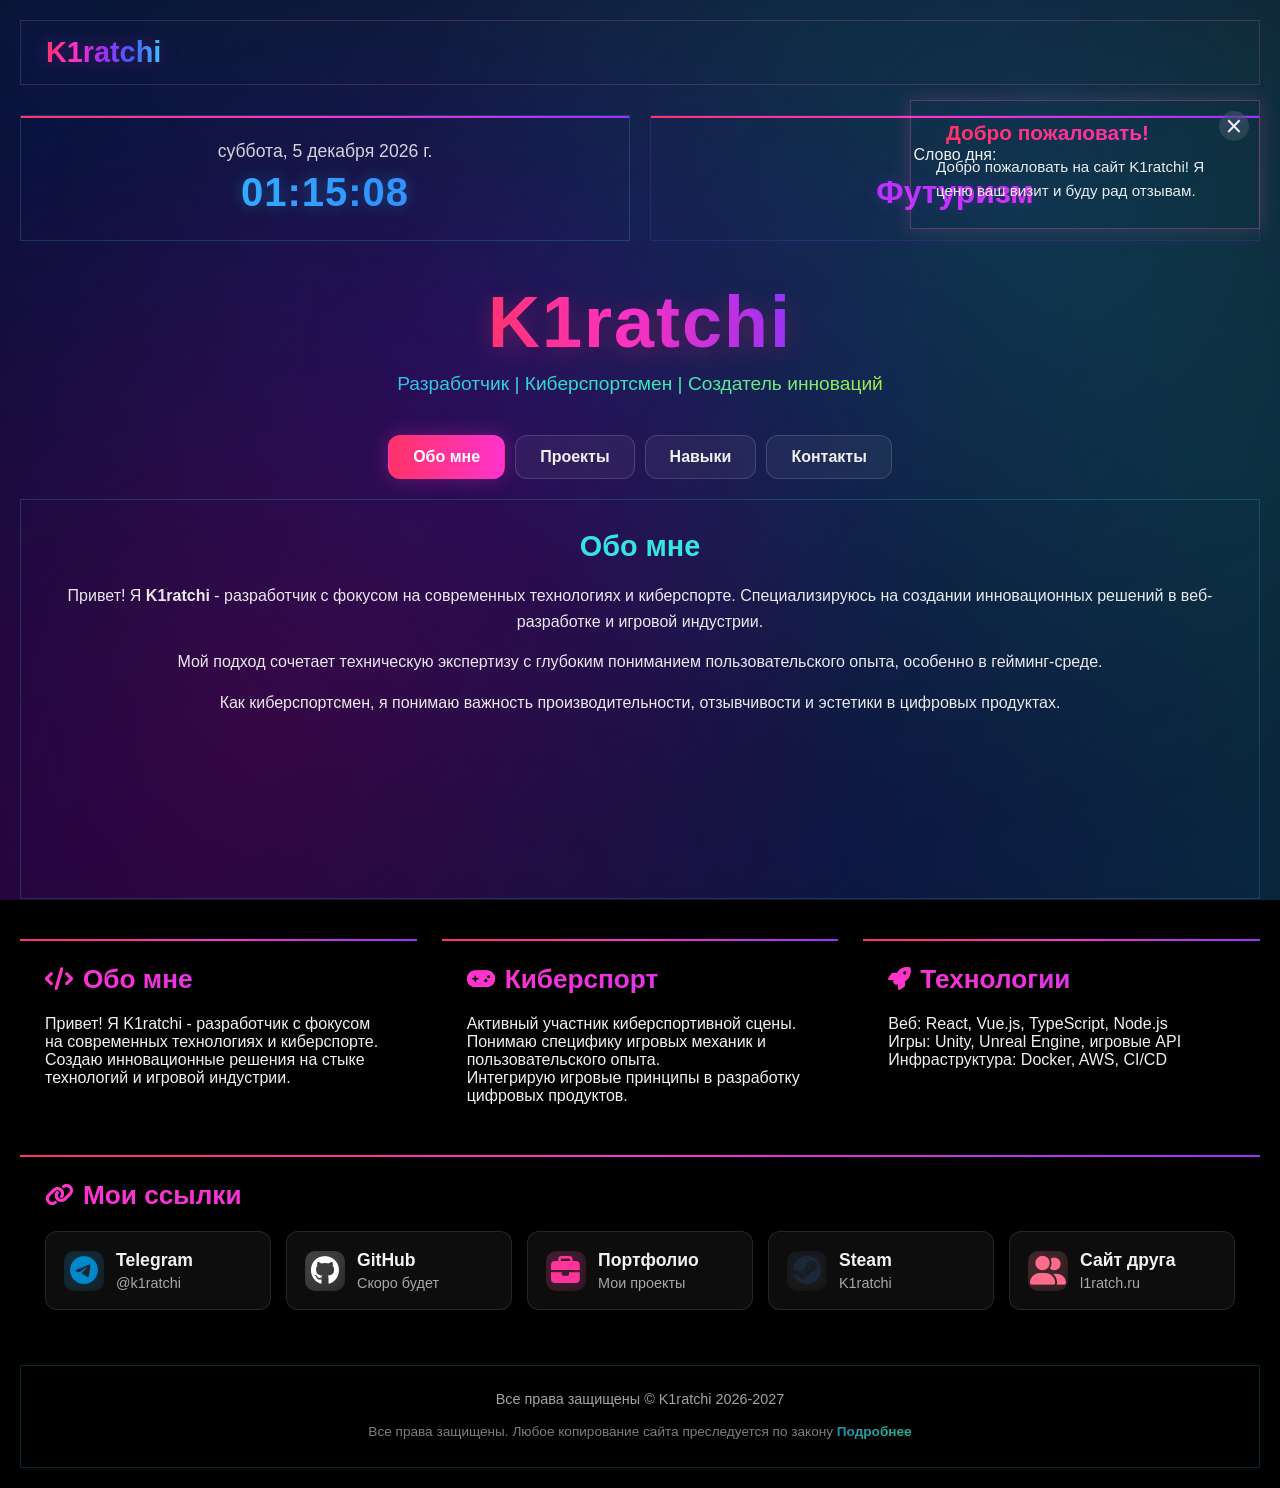
<file: index.html>
<!DOCTYPE html>
<html lang="ru">
<head>
    <meta charset="UTF-8">
    <meta name="viewport" content="width=device-width, initial-scale=1.0">
    <title>K1ratchi</title>
    <link rel="stylesheet" href="https://cdnjs.cloudflare.com/ajax/libs/font-awesome/6.4.0/css/all.min.css">
    <link rel="icon" href="data:image/svg+xml,<svg xmlns=%22http://www.w3.org/2000/svg%22 viewBox=%220 0 100 100%22><text y=%22.9em%22 font-size=%2290%22>👨‍💻</text></svg>">
    <style>
        /* Основные стили с RGB гаммой */
        :root {
            --text-color: #f0f0f0;
            --shadow: 0 8px 32px rgba(0, 0, 0, 0.4);
            --transition: all 0.3s ease;
            --border-radius: 16px;
            --hover-glow: 0 0 25px rgba(255, 105, 180, 0.5);
        }

        * {
            margin: 0;
            padding: 0;
            box-sizing: border-box;
            font-family: 'Segoe UI', Tahoma, Geneva, Verdana, sans-serif;
        }

        body {
            background-color: #000;
            color: var(--text-color);
            min-height: 100vh;
            background-attachment: fixed;
            transition: var(--transition);
            overflow-x: hidden;
            position: relative;
        }

        /* RGB градиентный фон */
        .rgb-gradient-bg {
            position: fixed;
            top: 0;
            left: 0;
            width: 100%;
            height: 100%;
            background: linear-gradient(
                45deg,
                #ff0000 0%,
                #ff0099 10%,
                #cd00ff 20%,
                #3200ff 30%,
                #0066ff 40%,
                #00ffcc 50%,
                #00ff33 60%,
                #ccff00 70%,
                #ff9900 80%,
                #ff0000 90%,
                #ff0099 100%
            );
            background-size: 400% 400%;
            animation: rgbFlow 20s ease infinite;
            z-index: -3;
            opacity: 0.7;
        }

        /* Стеклянный муть-эффект поверх */
        .glass-overlay {
            position: fixed;
            top: 0;
            left: 0;
            width: 100%;
            height: 100%;
            backdrop-filter: blur(25px) saturate(180%);
            -webkit-backdrop-filter: blur(25px) saturate(180%);
            background: 
                radial-gradient(circle at 20% 80%, rgba(255, 0, 100, 0.15) 0%, transparent 50%),
                radial-gradient(circle at 80% 20%, rgba(0, 200, 255, 0.15) 0%, transparent 50%),
                radial-gradient(circle at 40% 40%, rgba(100, 0, 255, 0.15) 0%, transparent 50%),
                linear-gradient(135deg, 
                    rgba(10, 10, 30, 0.85) 0%,
                    rgba(20, 5, 40, 0.9) 50%,
                    rgba(10, 20, 40, 0.85) 100%);
            z-index: -2;
        }

        /* Дополнительный слой для глубины */
        .noise-overlay {
            position: fixed;
            top: 0;
            left: 0;
            width: 100%;
            height: 100%;
            background-image: 
                radial-gradient(circle at 10% 20%, rgba(255, 255, 255, 0.02) 0%, transparent 20%),
                radial-gradient(circle at 90% 80%, rgba(255, 255, 255, 0.02) 0%, transparent 20%);
            opacity: 0.3;
            z-index: -1;
            animation: floatNoise 20s ease-in-out infinite alternate;
        }

        .container {
            max-width: 1400px;
            margin: 0 auto;
            padding: 20px;
            position: relative;
            z-index: 1;
        }

        /* Стеклянные панели */
        .glass-panel {
            background: rgba(20, 10, 30, 0.4);
            backdrop-filter: blur(15px) saturate(180%);
            -webkit-backdrop-filter: blur(15px) saturate(180%);
            border: 1px solid rgba(255, 255, 255, 0.15);
            border-radius: var(--border-radius);
            box-shadow: 
                inset 0 1px 0 rgba(255, 255, 255, 0.1),
                var(--shadow);
            position: relative;
            overflow: hidden;
        }

        .glass-panel::before {
            content: '';
            position: absolute;
            top: 0;
            left: 0;
            right: 0;
            bottom: 0;
            background: linear-gradient(
                135deg,
                rgba(255, 255, 255, 0.05) 0%,
                rgba(255, 255, 255, 0.01) 50%,
                rgba(255, 255, 255, 0.05) 100%
            );
            border-radius: var(--border-radius);
            z-index: -1;
        }

        /* Приветственное сообщение */
        .welcome-message {
            position: fixed;
            top: 100px;
            right: 20px;
            composes: glass-panel;
            padding: 20px 25px;
            z-index: 1000;
            animation: slideRight 0.5s ease;
            max-width: 350px;
            width: auto;
            display: none;
            flex-direction: column;
            gap: 15px;
            border: 1px solid rgba(255, 105, 180, 0.3);
            box-shadow: 0 0 20px rgba(255, 105, 180, 0.2);
        }

        .welcome-content h3 {
            display: flex;
            align-items: center;
            gap: 10px;
            margin-bottom: 10px;
            font-size: 1.3rem;
            background: linear-gradient(90deg, #ff3366, #ff33cc);
            -webkit-background-clip: text;
            background-clip: text;
            color: transparent;
        }

        .welcome-content p {
            line-height: 1.6;
            font-size: 0.95rem;
            color: rgba(255, 255, 255, 0.9);
        }

        .timer-bar {
            height: 4px;
            background: linear-gradient(90deg, #ff3366, #ff33cc, #9933ff);
            border-radius: 2px;
            width: 100%;
            animation: timerCountdown 10s linear forwards;
        }

        .close-welcome {
            background: rgba(255, 255, 255, 0.1);
            border: none;
            color: var(--text-color);
            font-size: 1.8rem;
            cursor: pointer;
            transition: var(--transition);
            line-height: 1;
            padding: 0;
            width: 30px;
            height: 30px;
            display: flex;
            align-items: center;
            justify-content: center;
            border-radius: 50%;
            position: absolute;
            top: 10px;
            right: 10px;
            backdrop-filter: blur(10px);
        }

        .close-welcome:hover {
            background: rgba(255, 255, 255, 0.2);
            transform: rotate(90deg);
            color: #ff33cc;
        }

        /* Сообщение о разработке */
        .dev-message {
            position: fixed;
            bottom: 20px;
            left: 50%;
            transform: translateX(-50%);
            composes: glass-panel;
            padding: 15px 20px;
            z-index: 1000;
            animation: slideUp 0.5s ease;
            max-width: 600px;
            width: 90%;
            text-align: center;
            display: none;
            border: 1px solid rgba(51, 153, 255, 0.3);
            box-shadow: 0 0 20px rgba(51, 153, 255, 0.2);
        }

        .dev-content h4 {
            background: linear-gradient(90deg, #33ccff, #3399ff);
            -webkit-background-clip: text;
            background-clip: text;
            color: transparent;
            margin-bottom: 8px;
            font-size: 1.1rem;
        }

        .dev-content p {
            line-height: 1.5;
            font-size: 0.9rem;
            margin-bottom: 5px;
            color: rgba(255, 255, 255, 0.9);
        }

        .telegram-link {
            background: linear-gradient(90deg, #33ccff, #3399ff);
            -webkit-background-clip: text;
            background-clip: text;
            color: transparent;
            text-decoration: none;
            font-weight: 600;
            transition: var(--transition);
        }

        .telegram-link:hover {
            text-decoration: underline;
            filter: brightness(1.2);
        }

        .dev-timer-bar {
            height: 3px;
            background: linear-gradient(90deg, #33ccff, #3399ff, #3366ff);
            border-radius: 2px;
            width: 100%;
            animation: timerCountdown 10s linear forwards;
            margin-top: 10px;
        }

        .close-dev {
            background: rgba(255, 255, 255, 0.1);
            border: none;
            color: var(--text-color);
            font-size: 1.5rem;
            cursor: pointer;
            transition: var(--transition);
            position: absolute;
            top: 5px;
            right: 10px;
            width: 30px;
            height: 30px;
            border-radius: 50%;
            display: flex;
            align-items: center;
            justify-content: center;
            backdrop-filter: blur(10px);
        }

        .close-dev:hover {
            transform: rotate(90deg);
            background: rgba(255, 255, 255, 0.2);
            color: #33ccff;
        }

        /* Панель навигации */
        .navbar {
            display: flex;
            justify-content: space-between;
            align-items: center;
            margin-bottom: 30px;
            composes: glass-panel;
            padding: 15px 25px;
            animation: fadeIn 1s ease;
            position: relative;
            transition: var(--transition);
            border: 1px solid rgba(255, 105, 180, 0.2);
        }

        .navbar:hover {
            border-color: rgba(255, 105, 180, 0.5);
            box-shadow: 
                0 0 25px rgba(255, 105, 180, 0.3),
                var(--shadow);
        }

        .logo {
            font-size: 1.8rem;
            font-weight: 700;
            background: linear-gradient(90deg, #ff3366, #ff33cc, #9933ff, #3366ff, #33ccff);
            -webkit-background-clip: text;
            background-clip: text;
            color: transparent;
            cursor: pointer;
            transition: var(--transition);
            text-shadow: 0 0 20px rgba(255, 51, 204, 0.3);
        }

        .logo:hover {
            transform: scale(1.05);
            text-shadow: 0 0 30px rgba(255, 51, 204, 0.5);
        }

        /* Верхние виджеты */
        .top-widgets {
            display: grid;
            grid-template-columns: repeat(2, 1fr);
            gap: 20px;
            margin-bottom: 30px;
            animation: slideDown 1s ease;
        }

        @media (max-width: 768px) {
            .top-widgets {
                grid-template-columns: 1fr;
            }
        }

        .widget {
            composes: glass-panel;
            padding: 25px;
            transition: var(--transition);
            position: relative;
            overflow: hidden;
        }

        .widget::before {
            content: '';
            position: absolute;
            top: 0;
            left: 0;
            right: 0;
            height: 2px;
            background: linear-gradient(90deg, #ff3366, #ff33cc, #9933ff);
        }

        .widget:hover {
            transform: translateY(-5px);
            box-shadow: 
                0 15px 35px rgba(0, 0, 0, 0.5),
                inset 0 1px 0 rgba(255, 255, 255, 0.1);
            border-color: rgba(255, 255, 255, 0.3);
        }

        .time-widget {
            text-align: center;
            border: 1px solid rgba(51, 204, 255, 0.2);
        }

        .time-widget:hover {
            border-color: rgba(51, 204, 255, 0.5);
            box-shadow: 
                0 0 25px rgba(51, 204, 255, 0.3),
                var(--shadow);
        }

        .date {
            font-size: 1.1rem;
            margin-bottom: 8px;
            opacity: 0.9;
            color: rgba(255, 255, 255, 0.9);
        }

        .time {
            font-size: 2.5rem;
            font-weight: 700;
            background: linear-gradient(90deg, #33ccff, #3399ff, #3366ff);
            -webkit-background-clip: text;
            background-clip: text;
            color: transparent;
            letter-spacing: 1px;
            text-shadow: 0 0 15px rgba(51, 204, 255, 0.3);
        }

        .word-widget {
            text-align: center;
            display: flex;
            flex-direction: column;
            justify-content: center;
            border: 1px solid rgba(153, 51, 255, 0.2);
        }

        .word-widget:hover {
            border-color: rgba(153, 51, 255, 0.5);
            box-shadow: 
                0 0 25px rgba(153, 51, 255, 0.3),
                var(--shadow);
        }

        .word-of-day {
            font-size: 2rem;
            font-weight: 700;
            background: linear-gradient(90deg, #9933ff, #cc33ff, #ff33cc);
            -webkit-background-clip: text;
            background-clip: text;
            color: transparent;
            margin-top: 10px;
            text-shadow: 0 0 15px rgba(153, 51, 255, 0.3);
        }

        /* Основное содержимое */
        .main-content {
            text-align: center;
            margin-bottom: 40px;
            animation: fadeIn 1.5s ease;
        }

        .nickname-container {
            margin-bottom: 30px;
            animation: float 3s ease-in-out infinite;
        }

        .nickname {
            font-size: 4.5rem;
            font-weight: 900;
            background: linear-gradient(90deg, 
                #ff3366, #ff33cc, #9933ff, 
                #3366ff, #33ccff, #33ffcc,
                #33ff66, #ccff33, #ff9933,
                #ff3366);
            -webkit-background-clip: text;
            background-clip: text;
            color: transparent;
            letter-spacing: 2px;
            cursor: pointer;
            transition: var(--transition);
            text-shadow: 0 5px 25px rgba(255, 51, 102, 0.3);
            position: relative;
            display: inline-block;
            padding: 10px 20px;
            border-radius: 20px;
            background-size: 400% 400%;
            animation: gradientShift 8s ease infinite;
        }

        .nickname:hover {
            transform: scale(1.05);
            text-shadow: 0 5px 35px rgba(255, 51, 102, 0.5);
        }

        .tagline {
            font-size: 1.2rem;
            opacity: 0.9;
            max-width: 600px;
            margin: 0 auto;
            padding: 0 20px;
            color: rgba(255, 255, 255, 0.9);
            background: linear-gradient(90deg, #33ccff, #33ffcc, #ccff33);
            -webkit-background-clip: text;
            background-clip: text;
            color: transparent;
        }

        /* Вкладки */
        .tabs-container {
            margin-top: 40px;
            animation: fadeIn 1s ease;
        }

        .tabs-navigation {
            display: flex;
            justify-content: center;
            gap: 10px;
            margin-bottom: 20px;
            flex-wrap: wrap;
        }

        .tab-btn {
            background: rgba(255, 255, 255, 0.05);
            backdrop-filter: blur(10px);
            border: 1px solid rgba(255, 255, 255, 0.15);
            border-radius: 12px;
            padding: 12px 24px;
            color: var(--text-color);
            cursor: pointer;
            transition: var(--transition);
            font-weight: 600;
            font-size: 1rem;
            position: relative;
            overflow: hidden;
        }

        .tab-btn:hover {
            transform: translateY(-2px);
            background: rgba(255, 255, 255, 0.1);
            border-color: rgba(255, 105, 180, 0.3);
            box-shadow: 0 5px 15px rgba(255, 105, 180, 0.2);
        }

        .tab-btn.active {
            background: linear-gradient(90deg, #ff3366, #ff33cc);
            color: white;
            border-color: transparent;
            box-shadow: 0 0 20px rgba(255, 51, 204, 0.3);
        }

        .tab-content {
            composes: glass-panel;
            padding: 30px;
            min-height: 400px;
            display: none;
            position: relative;
            animation: fadeIn 0.5s ease;
            border: 1px solid rgba(51, 204, 255, 0.2);
        }

        .tab-content.active {
            display: block;
        }

        .tab-content h3 {
            margin-bottom: 20px;
            font-size: 1.8rem;
            background: linear-gradient(90deg, #33ccff, #33ffcc);
            -webkit-background-clip: text;
            background-clip: text;
            color: transparent;
        }

        .tab-content p {
            margin-bottom: 15px;
            line-height: 1.6;
            color: rgba(255, 255, 255, 0.9);
        }

        /* Нижние виджеты */
        .bottom-widgets {
            display: grid;
            grid-template-columns: repeat(auto-fit, minmax(350px, 1fr));
            gap: 25px;
            margin-bottom: 30px;
        }

        @media (max-width: 768px) {
            .bottom-widgets {
                grid-template-columns: 1fr;
            }
        }

        .widget-title {
            display: flex;
            align-items: center;
            gap: 10px;
            margin-bottom: 20px;
            font-size: 1.4rem;
            background: linear-gradient(90deg, #ff33cc, #cc33ff);
            -webkit-background-clip: text;
            background-clip: text;
            color: transparent;
        }

        .widget-title i {
            color: #ff33cc;
        }

        /* Виджет с ссылками */
        .links-widget {
            grid-column: 1 / -1;
        }

        .link-grid {
            display: grid;
            grid-template-columns: repeat(auto-fit, minmax(200px, 1fr));
            gap: 15px;
            margin-top: 10px;
        }

        @media (max-width: 768px) {
            .link-grid {
                grid-template-columns: repeat(2, 1fr);
            }
        }

        @media (max-width: 480px) {
            .link-grid {
                grid-template-columns: 1fr;
            }
        }

        .link-item {
            display: flex;
            align-items: center;
            gap: 12px;
            padding: 18px;
            background: rgba(255, 255, 255, 0.05);
            backdrop-filter: blur(10px);
            border-radius: 12px;
            border: 1px solid rgba(255, 255, 255, 0.1);
            transition: var(--transition);
            cursor: pointer;
            text-decoration: none;
            color: var(--text-color);
            position: relative;
            overflow: hidden;
        }

        .link-item:hover {
            transform: translateX(5px) translateY(-2px);
            border-color: rgba(255, 255, 255, 0.3);
            background: rgba(255, 255, 255, 0.1);
            box-shadow: 0 10px 25px rgba(0, 0, 0, 0.3);
        }

        .link-icon {
            font-size: 1.8rem;
            width: 40px;
            height: 40px;
            display: flex;
            align-items: center;
            justify-content: center;
            border-radius: 10px;
            background: rgba(255, 255, 255, 0.1);
            backdrop-filter: blur(5px);
        }

        .tg .link-icon { 
            background: linear-gradient(135deg, rgba(0, 136, 204, 0.2), rgba(0, 136, 204, 0.1));
            color: #0088cc; 
        }
        .github .link-icon { 
            background: linear-gradient(135deg, rgba(255, 255, 255, 0.2), rgba(255, 255, 255, 0.1));
            color: #ffffff; 
        }
        .portfolio .link-icon { 
            background: linear-gradient(135deg, rgba(255, 51, 153, 0.2), rgba(255, 51, 153, 0.1));
            color: #ff3399; 
        }
        .steam .link-icon { 
            background: linear-gradient(135deg, rgba(27, 40, 56, 0.2), rgba(27, 40, 56, 0.1));
            color: #1b2838; 
        }
        .friend .link-icon { 
            background: linear-gradient(135deg, rgba(255, 107, 139, 0.2), rgba(255, 107, 139, 0.1));
            color: #ff6b8b; 
        }

        .link-info h4 {
            font-size: 1.1rem;
            margin-bottom: 4px;
            color: rgba(255, 255, 255, 0.95);
        }

        .link-info p {
            font-size: 0.9rem;
            opacity: 0.8;
            color: rgba(255, 255, 255, 0.8);
        }

        /* Эффект взрыва */
        .explosion-effect {
            position: absolute;
            top: 50%;
            left: 50%;
            width: 100px;
            height: 100px;
            background: radial-gradient(circle, 
                rgba(255, 51, 102, 0.8) 0%,
                rgba(255, 51, 204, 0.6) 30%,
                rgba(153, 51, 255, 0.4) 60%,
                rgba(51, 204, 255, 0.2) 90%,
                transparent 100%);
            border-radius: 50%;
            transform: translate(-50%, -50%) scale(0);
            opacity: 0;
            pointer-events: none;
            z-index: 10;
            animation: explode 0.6s ease-out;
        }

        @keyframes explode {
            0% {
                transform: translate(-50%, -50%) scale(0);
                opacity: 1;
            }
            50% {
                transform: translate(-50%, -50%) scale(1);
                opacity: 0.8;
            }
            100% {
                transform: translate(-50%, -50%) scale(1.5);
                opacity: 0;
            }
        }

        /* Футер */
        .footer {
            text-align: center;
            padding: 25px;
            composes: glass-panel;
            margin-top: 20px;
            border: 1px solid rgba(51, 204, 255, 0.2);
        }

        .footer:hover {
            border-color: rgba(51, 204, 255, 0.5);
            box-shadow: 
                0 0 25px rgba(51, 204, 255, 0.3),
                var(--shadow);
        }

        .copyright {
            margin-bottom: 10px;
            font-size: 0.9rem;
            opacity: 0.8;
            color: rgba(255, 255, 255, 0.8);
        }

        .warning {
            font-size: 0.85rem;
            opacity: 0.7;
            margin-top: 15px;
            line-height: 1.5;
            color: rgba(255, 255, 255, 0.7);
        }

        .warning-link {
            background: linear-gradient(90deg, #33ccff, #33ffcc);
            -webkit-background-clip: text;
            background-clip: text;
            color: transparent;
            cursor: pointer;
            text-decoration: underline;
            transition: var(--transition);
            font-weight: 600;
        }

        .warning-link:hover {
            text-decoration: none;
            filter: brightness(1.2);
        }

        /* Модальные окна */
        .modal {
            display: none;
            position: fixed;
            top: 0;
            left: 0;
            width: 100%;
            height: 100%;
            background-color: rgba(0, 0, 0, 0.8);
            z-index: 10000;
            align-items: center;
            justify-content: center;
            backdrop-filter: blur(20px);
            animation: fadeIn 0.3s ease;
            padding: 20px;
        }

        .modal-content {
            composes: glass-panel;
            width: 90%;
            max-width: 700px;
            padding: 30px;
            position: relative;
            animation: slideUp 0.5s ease;
            max-height: 80vh;
            overflow-y: auto;
            border: 1px solid rgba(255, 105, 180, 0.3);
            box-shadow: 
                0 0 40px rgba(255, 105, 180, 0.2),
                var(--shadow);
        }

        .close-modal {
            position: absolute;
            top: 20px;
            right: 20px;
            font-size: 2rem;
            cursor: pointer;
            transition: var(--transition);
            background: rgba(255, 255, 255, 0.1);
            border: none;
            color: var(--text-color);
            width: 40px;
            height: 40px;
            border-radius: 50%;
            display: flex;
            align-items: center;
            justify-content: center;
            z-index: 2;
            backdrop-filter: blur(10px);
        }

        .close-modal:hover {
            transform: rotate(90deg);
            background: rgba(255, 255, 255, 0.2);
            color: #ff33cc;
        }

        .modal-title {
            font-size: 2rem;
            margin-bottom: 20px;
            background: linear-gradient(90deg, #ff3366, #ff33cc);
            -webkit-background-clip: text;
            background-clip: text;
            color: transparent;
        }

        /* Кнопка "Наверх" */
        .back-to-top {
            position: fixed;
            bottom: 30px;
            right: 30px;
            width: 50px;
            height: 50px;
            background: linear-gradient(135deg, #ff3366, #ff33cc);
            border-radius: 50%;
            display: none;
            align-items: center;
            justify-content: center;
            color: white;
            font-size: 1.5rem;
            cursor: pointer;
            transition: var(--transition);
            z-index: 100;
            box-shadow: 
                0 0 20px rgba(255, 51, 102, 0.4),
                var(--shadow);
            border: none;
            backdrop-filter: blur(10px);
        }

        .back-to-top:hover {
            transform: translateY(-5px) scale(1.1);
            box-shadow: 
                0 0 30px rgba(255, 51, 102, 0.6),
                0 10px 30px rgba(0, 0, 0, 0.4);
        }

        /* Анимации */
        @keyframes fadeIn {
            from { opacity: 0; }
            to { opacity: 1; }
        }

        @keyframes slideDown {
            from { transform: translateY(-100px); opacity: 0; }
            to { transform: translateY(0); opacity: 1; }
        }

        @keyframes slideRight {
            from { transform: translateX(100px); opacity: 0; }
            to { transform: translateX(0); opacity: 1; }
        }

        @keyframes slideUp {
            from { transform: translateY(50px) translateX(-50%); opacity: 0; }
            to { transform: translateY(0) translateX(-50%); opacity: 1; }
        }

        @keyframes rgbFlow {
            0% { background-position: 0% 50%; }
            50% { background-position: 100% 50%; }
            100% { background-position: 0% 50%; }
        }

        @keyframes float {
            0% { transform: translateY(0px); }
            50% { transform: translateY(-15px); }
            100% { transform: translateY(0px); }
        }

        @keyframes timerCountdown {
            from { width: 100%; }
            to { width: 0%; }
        }

        @keyframes gradientShift {
            0% { background-position: 0% 50%; }
            50% { background-position: 100% 50%; }
            100% { background-position: 0% 50%; }
        }

        @keyframes floatNoise {
            0% { 
                transform: translate(0, 0) scale(1);
                opacity: 0.3;
            }
            25% { 
                transform: translate(10px, -10px) scale(1.05);
                opacity: 0.4;
            }
            50% { 
                transform: translate(0, 5px) scale(1.02);
                opacity: 0.35;
            }
            75% { 
                transform: translate(-5px, -5px) scale(1.03);
                opacity: 0.4;
            }
            100% { 
                transform: translate(0, 0) scale(1);
                opacity: 0.3;
            }
        }

        /* Адаптивность */
        @media (max-width: 1100px) {
            .top-widgets {
                grid-template-columns: repeat(2, 1fr);
            }
            
            .bottom-widgets {
                grid-template-columns: 1fr;
            }
        }

        @media (max-width: 768px) {
            .top-widgets {
                grid-template-columns: 1fr;
            }
            
            .nickname {
                font-size: 3rem;
            }
            
            .link-grid {
                grid-template-columns: 1fr;
            }
            
            .navbar {
                flex-direction: column;
                gap: 15px;
                padding: 20px;
            }
            
            .welcome-message {
                position: relative;
                top: auto;
                right: auto;
                max-width: 100%;
                margin-bottom: 20px;
                animation: slideDown 0.5s ease;
            }
            
            .dev-message {
                position: fixed;
                bottom: 20px;
                left: 50%;
                transform: translateX(-50%);
                width: 90%;
            }
            
            .tabs-navigation {
                flex-direction: column;
                align-items: stretch;
            }
            
            .tab-btn {
                width: 100%;
                text-align: center;
            }
            
            .tab-content {
                padding: 20px;
                min-height: 300px;
            }
            
            .back-to-top {
                bottom: 20px;
                right: 20px;
                width: 40px;
                height: 40px;
                font-size: 1.2rem;
            }
        }

        @media (max-width: 480px) {
            .nickname {
                font-size: 2.2rem;
                padding: 8px 16px;
            }
            
            .tagline {
                font-size: 1rem;
            }
            
            .time {
                font-size: 2rem;
            }
            
            .word-of-day {
                font-size: 1.5rem;
            }
            
            .widget {
                padding: 20px;
            }
            
            .modal-content {
                padding: 20px;
                width: 95%;
            }
            
            .modal-title {
                font-size: 1.5rem;
            }
        }
    </style>
</head>
<body>
    <!-- RGB градиентный фон -->
    <div class="rgb-gradient-bg"></div>
    <div class="glass-overlay"></div>
    <div class="noise-overlay"></div>

    <!-- Приветственное сообщение -->
    <div class="welcome-message" id="welcomeMessage">
        <button class="close-welcome" id="closeWelcome">&times;</button>
        <div class="welcome-content">
            <h3><i class="fas fa-hand-wave"></i> Добро пожаловать!</h3>
            <p>Добро пожаловать на сайт K1ratchi! Я ценю ваш визит и буду рад отзывам.</p>
            <div class="timer-bar" id="timerBar"></div>
        </div>
    </div>

    <!-- Сообщение о разработке -->
    <div class="dev-message" id="devMessage">
        <button class="close-dev" id="closeDev">&times;</button>
        <div class="dev-content">
            <h4><i class="fas fa-tools"></i> Сайт в разработке</h4>
            <p>Если что-то не работает, напишите мне в Telegram:</p>
            <p><a href="https://t.me/k1ratchi" target="_blank" class="telegram-link">@k1ratchi</a></p>
            <div class="dev-timer-bar" id="devTimerBar"></div>
        </div>
    </div>

    <div class="container">
        <!-- Навигация -->
        <nav class="navbar">
            <div class="logo" id="logo">K1ratchi</div>
        </nav>

        <!-- Верхние виджеты -->
        <div class="top-widgets">
            <div class="widget time-widget">
                <div class="date" id="currentDate">Загрузка...</div>
                <div class="time" id="currentTime">00:00:00</div>
            </div>
            
            <div class="widget word-widget">
                <div>Слово дня:</div>
                <div class="word-of-day" id="wordOfDay">Инновации</div>
            </div>
        </div>

        <!-- Основное содержимое -->
        <div class="main-content">
            <div class="nickname-container">
                <div class="nickname" id="nickname">K1ratchi</div>
                <div class="tagline" id="tagline">Разработчик | Киберспортсмен | Создатель инноваций</div>
            </div>
            
            <!-- Вкладки -->
            <div class="tabs-container" id="tabsContainer">
                <div class="tabs-navigation">
                    <button class="tab-btn active" data-tab="about">Обо мне</button>
                    <button class="tab-btn" data-tab="projects">Проекты</button>
                    <button class="tab-btn" data-tab="skills">Навыки</button>
                    <button class="tab-btn" data-tab="contact">Контакты</button>
                </div>
                
                <div class="tab-content active" id="aboutTab">
                    <h3>Обо мне</h3>
                    <p>Привет! Я <strong>K1ratchi</strong> - разработчик с фокусом на современных технологиях и киберспорте. Специализируюсь на создании инновационных решений в веб-разработке и игровой индустрии.</p>
                    <p>Мой подход сочетает техническую экспертизу с глубоким пониманием пользовательского опыта, особенно в гейминг-среде.</p>
                    <p>Как киберспортсмен, я понимаю важность производительности, отзывчивости и эстетики в цифровых продуктах.</p>
                </div>
                
                <div class="tab-content" id="projectsTab">
                    <h3>Мои проекты</h3>
                    <p><strong>1. Платформа для киберспортивных турниров:</strong> Масштабируемая система для организации и проведения киберспортивных соревнований.</p>
                    <p><strong>2. K1ratchi Dashboard:</strong> Персонализированная панель управления с интеграцией игровых статистик и разработки.</p>
                    <p><strong>3. Аналитический инструмент для стримеров:</strong> Решение для анализа аудитории и оптимизации стримов.</p>
                    <p><strong>4. Игровой лаунчер:</strong> Кастомный лаунчер для управления игровыми проектами.</p>
                </div>
                
                <div class="tab-content" id="skillsTab">
                    <h3>Мои навыки</h3>
                    <p><strong>Frontend:</strong> HTML5, CSS3, JavaScript, React, Vue.js, TypeScript</p>
                    <p><strong>Backend:</strong> Node.js, Python, Express.js, FastAPI, WebSockets</p>
                    <p><strong>Игровые технологии:</strong> Unity, Unreal Engine, игровые API</p>
                    <p><strong>Базы данных:</strong> PostgreSQL, MongoDB, Redis</p>
                    <p><strong>Инфраструктура:</strong> Docker, AWS, CI/CD, Nginx</p>
                </div>
                
                <div class="tab-content" id="contactTab">
                    <h3>Связь со мной</h3>
                    <p><strong>Telegram:</strong> @k1ratchi - основная платформа для коммуникации</p>
                    <p><strong>Discord:</strong> K1ratchi#0001 - для игровых сообществ и коллабораций</p>
                    <p><strong>Steam:</strong> K1ratchi - игровой профиль и соревнования</p>
                    <p>Предпочитаю общение через Telegram для быстрых ответов.</p>
                </div>
            </div>
        </div>

        <!-- Нижние виджеты -->
        <div class="bottom-widgets">
            <div class="widget">
                <div class="widget-title">
                    <i class="fas fa-code"></i>
                    <h3>Обо мне</h3>
                </div>
                <p>Привет! Я K1ratchi - разработчик с фокусом на современных технологиях и киберспорте.</p>
                <p>Создаю инновационные решения на стыке технологий и игровой индустрии.</p>
            </div>
            
            <div class="widget">
                <div class="widget-title">
                    <i class="fas fa-gamepad"></i>
                    <h3>Киберспорт</h3>
                </div>
                <p>Активный участник киберспортивной сцены. Понимаю специфику игровых механик и пользовательского опыта.</p>
                <p>Интегрирую игровые принципы в разработку цифровых продуктов.</p>
            </div>
            
            <div class="widget">
                <div class="widget-title">
                    <i class="fas fa-rocket"></i>
                    <h3>Технологии</h3>
                </div>
                <p>Веб: React, Vue.js, TypeScript, Node.js</p>
                <p>Игры: Unity, Unreal Engine, игровые API</p>
                <p>Инфраструктура: Docker, AWS, CI/CD</p>
            </div>
            
            <div class="widget links-widget">
                <div class="widget-title">
                    <i class="fas fa-link"></i>
                    <h3>Мои ссылки</h3>
                </div>
                <div class="link-grid">
                    <a href="https://t.me/k1ratchi" target="_blank" class="link-item tg" data-link-name="Telegram">
                        <div class="link-icon">
                            <i class="fab fa-telegram"></i>
                        </div>
                        <div class="link-info">
                            <h4>Telegram</h4>
                            <p>@k1ratchi</p>
                        </div>
                    </a>
                    <a href="javascript:void(0)" class="link-item github" data-link-name="GitHub">
                        <div class="link-icon">
                            <i class="fab fa-github"></i>
                        </div>
                        <div class="link-info">
                            <h4>GitHub</h4>
                            <p>Скоро будет</p>
                        </div>
                    </a>
                    <a href="https://portfolio.k1ratchi.ru" target="_blank" class="link-item portfolio" data-link-name="Портфолио">
                        <div class="link-icon">
                            <i class="fas fa-briefcase"></i>
                        </div>
                        <div class="link-info">
                            <h4>Портфолио</h4>
                            <p>Мои проекты</p>
                        </div>
                    </a>
                    <a href="https://steamcommunity.com/id/k1ratchi" target="_blank" class="link-item steam" data-link-name="Steam">
                        <div class="link-icon">
                            <i class="fab fa-steam"></i>
                        </div>
                        <div class="link-info">
                            <h4>Steam</h4>
                            <p>K1ratchi</p>
                        </div>
                    </a>
                    <a href="https://l1ratch.ru/" target="_blank" class="link-item friend" data-link-name="Сайт друга">
                        <div class="link-icon">
                            <i class="fas fa-user-friends"></i>
                        </div>
                        <div class="link-info">
                            <h4>Сайт друга</h4>
                            <p>l1ratch.ru</p>
                        </div>
                    </a>
                </div>
            </div>
        </div>

        <!-- Футер -->
        <footer class="footer">
            <div class="copyright" id="copyright">
                <!-- Автоматически обновится через JavaScript -->
            </div>
            <div class="warning" id="warningText">
                Все права защищены. Любое копирование сайта преследуется по закону <span class="warning-link" id="warningLink">Подробнее</span>
            </div>
        </footer>
    </div>

    <!-- Модальное окно с предупреждением -->
    <div class="modal" id="warningModal">
        <div class="modal-content">
            <button class="close-modal" id="closeWarningModal">&times;</button>
            <h2 class="modal-title" id="warningModalTitle">Правовая информация</h2>
            <div class="modal-text" id="warningModalText">
                <p>Сайт K1ratchi и его элементы защищены авторским правом. Любое несанкционированное копирование или использование материалов запрещено.</p>
                <p>Технологии и дизайн являются интеллектуальной собственностью и защищены соответствующими законами.</p>
            </div>
        </div>
    </div>

    <!-- Кнопка "Наверх" -->
    <button class="back-to-top" id="backToTop" title="Наверх">
        <i class="fas fa-arrow-up"></i>
    </button>

    <script>
        // Слова дня с RGB-тематикой
        const wordsOfDay = [
            "Киберпанк", "Неоновый", "Градиент", "Синтез", "Цифровой", 
            "Виртуальный", "Глюк", "Пиксель", "Ретро", "Футуризм",
            "Хакер", "Код", "Алгоритм", "Матрица", "K1ratchi"
        ];

        // Глобальные переменные
        let activeTab = 'about';

        // Функции (остаются те же, но с обновленными словами дня)
        // ... (весь JavaScript код остается без изменений, кроме wordsOfDay)
        
        // ============================================
        // ФУНКЦИИ УТИЛИТЫ
        // ============================================

        // Создание эффекта взрыва
        function createExplosionEffect(element) {
            const explosion = document.createElement('div');
            explosion.className = 'explosion-effect';
            
            const rect = element.getBoundingClientRect();
            explosion.style.position = 'fixed';
            explosion.style.left = `${rect.left + rect.width / 2}px`;
            explosion.style.top = `${rect.top + rect.height / 2}px`;
            
            document.body.appendChild(explosion);
            
            // Удаляем эффект после анимации
            setTimeout(() => {
                explosion.remove();
            }, 600);
        }

        // Обновление текста элемента
        function updateElementText(id, text) {
            const element = document.getElementById(id);
            if (element) element.textContent = text;
        }

        // ============================================
        // ФУНКЦИИ АВТОМАТИЧЕСКОГО ОБНОВЛЕНИЯ ГОДА
        // ============================================

        function updateCopyrightYear() {
            const currentYear = new Date().getFullYear();
            const nextYear = currentYear + 1;
            const copyrightElement = document.getElementById('copyright');
            
            if (copyrightElement) {
                copyrightElement.textContent = `Все права защищены © K1ratchi ${currentYear}-${nextYear}`;
            }
        }

        // ============================================
        // ФУНКЦИИ ВКЛАДОК
        // ============================================

        // Переключение вкладок
        function switchTab(tabId) {
            // Скрываем все вкладки
            const tabContents = document.querySelectorAll('.tab-content');
            tabContents.forEach(tab => {
                tab.classList.remove('active');
            });
            
            // Убираем активный класс со всех кнопок
            const tabButtons = document.querySelectorAll('.tab-btn');
            tabButtons.forEach(btn => {
                btn.classList.remove('active');
            });
            
            // Показываем выбранную вкладку
            const selectedTab = document.getElementById(`${tabId}Tab`);
            const selectedButton = document.querySelector(`.tab-btn[data-tab="${tabId}"]`);
            
            if (selectedTab) {
                selectedTab.classList.add('active');
            }
            
            if (selectedButton) {
                selectedButton.classList.add('active');
            }
            
            activeTab = tabId;
        }

        // Инициализация вкладок
        function initTabs() {
            const tabButtons = document.querySelectorAll('.tab-btn');
            const nickname = document.getElementById('nickname');
            
            // Обработка кликов по кнопкам вкладок
            tabButtons.forEach(btn => {
                btn.addEventListener('click', () => {
                    const tabId = btn.getAttribute('data-tab');
                    switchTab(tabId);
                });
            });
            
            // Обработка клика по нику для переключения на вкладку "Обо мне"
            if (nickname) {
                nickname.addEventListener('click', () => {
                    switchTab('about');
                    
                    // Прокручиваем к вкладкам
                    const tabsContainer = document.getElementById('tabsContainer');
                    if (tabsContainer) {
                        tabsContainer.scrollIntoView({ behavior: 'smooth' });
                    }
                });
            }
        }

        // ============================================
        // ФУНКЦИИ ВИДЖЕТОВ
        // ============================================

        // Установка слова дня
        function setWordOfDay() {
            const wordElement = document.getElementById('wordOfDay');
            if (!wordElement) return;
            
            const today = new Date();
            const dayOfYear = Math.floor((today - new Date(today.getFullYear(), 0, 0)) / 1000 / 60 / 60 / 24);
            const wordIndex = dayOfYear % wordsOfDay.length;
            wordElement.textContent = wordsOfDay[wordIndex];
        }

        // Обновление даты и времени
        function updateDateTime() {
            const dateElement = document.getElementById('currentDate');
            const timeElement = document.getElementById('currentTime');
            
            if (!dateElement || !timeElement) return;
            
            const now = new Date();
            const options = { 
                weekday: 'long', 
                year: 'numeric', 
                month: 'long', 
                day: 'numeric' 
            };
            
            dateElement.textContent = now.toLocaleDateString('ru-RU', options);
            timeElement.textContent = now.toLocaleTimeString('ru-RU');
        }

        // Инициализация виджетов
        function initWidgets() {
            updateDateTime();
            setWordOfDay();
            setInterval(updateDateTime, 1000);
        }

        // ============================================
        // ФУНКЦИИ СООБЩЕНИЙ
        // ============================================

        // Инициализация приветственного сообщения
        function initWelcomeMessage() {
            const welcomeMessage = document.getElementById('welcomeMessage');
            const closeWelcome = document.getElementById('closeWelcome');
            
            // Проверяем, было ли уже показано сообщение
            const welcomeShown = sessionStorage.getItem('welcomeShown');
            
            if (!welcomeShown && welcomeMessage) {
                // Показываем сообщение через 1 секунду
                setTimeout(() => {
                    welcomeMessage.style.display = 'flex';
                }, 1000);
                
                // Автоматическое закрытие через 10 секунд
                setTimeout(() => {
                    if (welcomeMessage.style.display !== 'none') {
                        welcomeMessage.style.opacity = '0';
                        welcomeMessage.style.transform = 'translateX(20px)';
                        welcomeMessage.style.transition = 'all 0.5s ease';
                        
                        setTimeout(() => {
                            welcomeMessage.style.display = 'none';
                        }, 500);
                    }
                }, 10000);
                
                // Сохраняем в sessionStorage, что сообщение было показано
                sessionStorage.setItem('welcomeShown', 'true');
            }
            
            // Закрытие сообщения по клику
            if (closeWelcome && welcomeMessage) {
                closeWelcome.addEventListener('click', () => {
                    welcomeMessage.style.opacity = '0';
                    welcomeMessage.style.transform = 'translateX(20px)';
                    welcomeMessage.style.transition = 'all 0.5s ease';
                    
                    setTimeout(() => {
                        welcomeMessage.style.display = 'none';
                    }, 500);
                });
            }
        }

        // Инициализация сообщения о разработке
        function initDevMessage() {
            const devMessage = document.getElementById('devMessage');
            const closeDev = document.getElementById('closeDev');
            
            // Проверяем, было ли уже показано сообщение
            const devMessageShown = sessionStorage.getItem('devMessageShown');
            
            if (!devMessageShown && devMessage) {
                // Показываем сообщение через 2 секунды
                setTimeout(() => {
                    devMessage.style.display = 'block';
                }, 2000);
                
                // Автоматическое закрытие через 10 секунд
                setTimeout(() => {
                    if (devMessage.style.display !== 'none') {
                        devMessage.style.opacity = '0';
                        devMessage.style.transform = 'translateY(20px) translateX(-50%)';
                        devMessage.style.transition = 'all 0.5s ease';
                        
                        setTimeout(() => {
                            devMessage.style.display = 'none';
                        }, 500);
                    }
                }, 12000); // 12 секунд (2 секунды задержки + 10 секунд показа)
                
                // Сохраняем в sessionStorage, что сообщение было показано
                sessionStorage.setItem('devMessageShown', 'true');
            }
            
            // Закрытие сообщения по клику
            if (closeDev && devMessage) {
                closeDev.addEventListener('click', () => {
                    devMessage.style.opacity = '0';
                    devMessage.style.transform = 'translateY(20px) translateX(-50%)';
                    devMessage.style.transition = 'all 0.5s ease';
                    
                    setTimeout(() => {
                        devMessage.style.display = 'none';
                    }, 500);
                });
            }
        }

        // ============================================
        // ФУНКЦИИ МОДАЛЬНЫХ ОКОН
        // ============================================

        // Инициализация модальных окон
        function initModals() {
            const warningModal = document.getElementById('warningModal');
            const closeWarningModal = document.getElementById('closeWarningModal');
            const warningLink = document.getElementById('warningLink');
            
            // Открытие модального окна с предупреждением
            if (warningLink && warningModal) {
                warningLink.addEventListener('click', () => {
                    warningModal.style.display = 'flex';
                });
            }
            
            // Закрытие модального окна с предупреждением
            if (closeWarningModal && warningModal) {
                closeWarningModal.addEventListener('click', () => {
                    warningModal.style.display = 'none';
                });
            }
            
            // Закрытие модальных окон при клике вне их
            window.addEventListener('click', (e) => {
                if (e.target === warningModal) {
                    warningModal.style.display = 'none';
                }
            });
        }

        // ============================================
        // ФУНКЦИИ ДЛЯ ССЫЛОК
        // ============================================

        // Инициализация обработчиков ссылок
        function initLinks() {
            const links = document.querySelectorAll('.link-item');
            
            links.forEach(link => {
                link.addEventListener('click', function(e) {
                    const href = this.getAttribute('href');
                    
                    // Если ссылка не ведет на JavaScript, создаем эффект и переходим
                    if (href && href !== 'javascript:void(0)') {
                        e.preventDefault();
                        createExplosionEffect(this);
                        
                        // Задержка перед переходом для эффекта
                        setTimeout(() => {
                            window.open(href, '_blank');
                        }, 300);
                    } else {
                        // Для неработающих ссылок (GitHub) просто создаем эффект
                        createExplosionEffect(this);
                    }
                });
            });
        }

        // ============================================
        // ФУНКЦИИ ДЛЯ КНОПКИ "НАВЕРХ"
        // ============================================

        function initBackToTop() {
            const backToTopBtn = document.getElementById('backToTop');
            
            // Показываем/скрываем кнопку при прокрутке
            window.addEventListener('scroll', () => {
                if (window.scrollY > 300) {
                    backToTopBtn.style.display = 'flex';
                } else {
                    backToTopBtn.style.display = 'none';
                }
            });
            
            // Прокрутка наверх при клике
            if (backToTopBtn) {
                backToTopBtn.addEventListener('click', () => {
                    window.scrollTo({
                        top: 0,
                        behavior: 'smooth'
                    });
                });
            }
        }

        // ============================================
        // ИНИЦИАЛИЗАЦИЯ
        // ============================================

        // Инициализация при загрузке страницы
        document.addEventListener('DOMContentLoaded', () => {
            console.log('Инициализация сайта K1ratchi...');
            
            // Плавное появление
            document.body.style.opacity = '0';
            document.body.style.transition = 'opacity 0.5s ease';
            
            setTimeout(() => {
                document.body.style.opacity = '1';
            }, 100);
            
            // Обновляем год в копирайте
            updateCopyrightYear();
            
            // Инициализируем виджеты
            initWidgets();
            
            // Инициализируем вкладки
            initTabs();
            
            // Инициализируем сообщения
            initWelcomeMessage();
            initDevMessage();
            
            // Инициализируем модальные окна
            initModals();
            
            // Инициализируем обработчики ссылок
            initLinks();
            
            // Инициализируем кнопку "Наверх"
            initBackToTop();
            
            console.log('Сайт K1ratchi успешно инициализирован!');
        });

    </script>
</body>
</html>
</file>
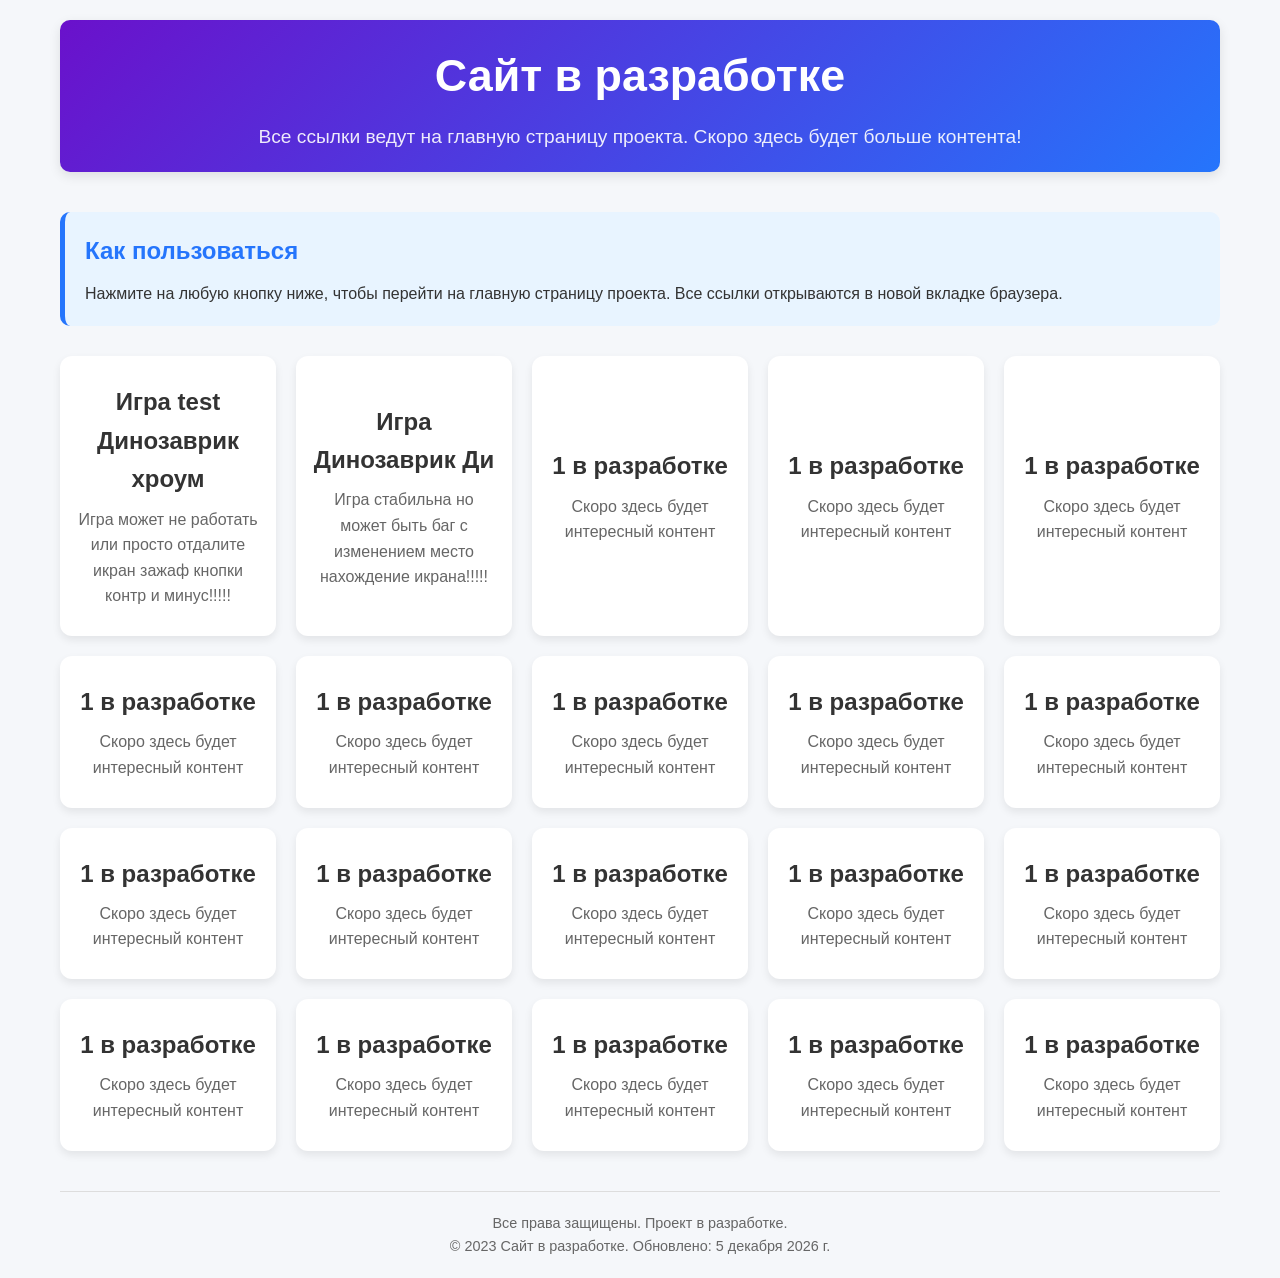
<file: game/index.html>
<!DOCTYPE html>
<html lang="ru">
<head>
    <meta charset="UTF-8">
    <meta name="viewport" content="width=device-width, initial-scale=1.0">
    <title>Сайт в разработке</title>
    <style>
        * {
            margin: 0;
            padding: 0;
            box-sizing: border-box;
            font-family: 'Segoe UI', Tahoma, Geneva, Verdana, sans-serif;
        }
        
        body {
            background-color: #f5f7fa;
            color: #333;
            line-height: 1.6;
            padding: 20px;
            max-width: 1200px;
            margin: 0 auto;
        }
        
        header {
            text-align: center;
            margin-bottom: 40px;
            padding: 20px;
            background: linear-gradient(135deg, #6a11cb 0%, #2575fc 100%);
            color: white;
            border-radius: 10px;
            box-shadow: 0 4px 12px rgba(0, 0, 0, 0.1);
        }
        
        h1 {
            font-size: 2.8rem;
            margin-bottom: 10px;
        }
        
        .subtitle {
            font-size: 1.2rem;
            opacity: 0.9;
            max-width: 800px;
            margin: 0 auto;
        }
        
        .buttons-container {
            display: grid;
            grid-template-columns: repeat(5, 1fr);
            gap: 20px;
            margin-bottom: 40px;
        }
        
        @media (max-width: 1200px) {
            .buttons-container {
                grid-template-columns: repeat(4, 1fr);
            }
        }
        
        @media (max-width: 900px) {
            .buttons-container {
                grid-template-columns: repeat(3, 1fr);
            }
        }
        
        @media (max-width: 600px) {
            .buttons-container {
                grid-template-columns: repeat(2, 1fr);
            }
            
            h1 {
                font-size: 2rem;
            }
        }
        
        @media (max-width: 400px) {
            .buttons-container {
                grid-template-columns: 1fr;
            }
        }
        
        .site-button {
            display: flex;
            flex-direction: column;
            align-items: center;
            justify-content: center;
            background: white;
            border-radius: 12px;
            padding: 25px 15px;
            text-decoration: none;
            color: #333;
            text-align: center;
            transition: all 0.3s ease;
            box-shadow: 0 4px 8px rgba(0, 0, 0, 0.08);
            border: 2px solid transparent;
            min-height: 150px;
        }
        
        .site-button:hover {
            transform: translateY(-5px);
            box-shadow: 0 8px 16px rgba(0, 0, 0, 0.15);
            border-color: #2575fc;
        }
        
        .site-button:active {
            transform: translateY(-2px);
        }
        
        .site-button .site-name {
            font-weight: 600;
            font-size: 1.5rem;
            margin-bottom: 8px;
        }
        
        .site-button .site-desc {
            font-size: 1rem;
            color: #666;
        }
        
        footer {
            text-align: center;
            margin-top: 30px;
            padding-top: 20px;
            border-top: 1px solid #ddd;
            color: #666;
            font-size: 0.9rem;
        }
        
        .instructions {
            background-color: #e8f4ff;
            padding: 20px;
            border-radius: 10px;
            margin-bottom: 30px;
            border-left: 5px solid #2575fc;
        }
        
        .instructions h2 {
            color: #2575fc;
            margin-bottom: 10px;
        }
    </style>
</head>
<body>
    <header>
        <h1>Сайт в разработке</h1>
        <p class="subtitle">Все ссылки ведут на главную страницу проекта. Скоро здесь будет больше контента!</p>
    </header>
    
    <div class="instructions">
        <h2>Как пользоваться</h2>
        <p>Нажмите на любую кнопку ниже, чтобы перейти на главную страницу проекта. Все ссылки открываются в новой вкладке браузера.</p>
    </div>
    
    <div class="buttons-container" id="buttons-container">
        <!-- Кнопки будут добавлены через JavaScript -->
    </div>
    
    <footer>
        <p>Все права защищены. Проект в разработке.</p>
        <p>© 2023 Сайт в разработке. Обновлено: <span id="current-date"></span></p>
    </footer>

    <script>
        // Массив с данными о сайтах (20 сайтов, все одинаковые)
        const sites = [
            {
                name: "Игра test Динозаврик хроум",
                url: "https://somp1k3.github.io/game/index-testdino.html",
                description: "Игра может не работать или просто отдалите икран зажаф кнопки контр и минус!!!!!"
            },
            {
                name: "Игра Динозаврик Ди",
                url: "https://somp1k3.github.io/game/index-Didini.html",
                description: "Игра стабильна но может быть баг с изменением место нахождение икрана!!!!!"
            },
            {
                name: "1 в разработке",
                url: "https://somp1k3.github.io",
                description: "Скоро здесь будет интересный контент"
            },
            {
                name: "1 в разработке",
                url: "https://somp1k3.github.io",
                description: "Скоро здесь будет интересный контент"
            },
            {
                name: "1 в разработке",
                url: "https://somp1k3.github.io",
                description: "Скоро здесь будет интересный контент"
            },
            {
                name: "1 в разработке",
                url: "https://somp1k3.github.io",
                description: "Скоро здесь будет интересный контент"
            },
            {
                name: "1 в разработке",
                url: "https://somp1k3.github.io",
                description: "Скоро здесь будет интересный контент"
            },
            {
                name: "1 в разработке",
                url: "https://somp1k3.github.io",
                description: "Скоро здесь будет интересный контент"
            },
            {
                name: "1 в разработке",
                url: "https://somp1k3.github.io",
                description: "Скоро здесь будет интересный контент"
            },
            {
                name: "1 в разработке",
                url: "https://somp1k3.github.io",
                description: "Скоро здесь будет интересный контент"
            },
            {
                name: "1 в разработке",
                url: "https://somp1k3.github.io",
                description: "Скоро здесь будет интересный контент"
            },
            {
                name: "1 в разработке",
                url: "https://somp1k3.github.io",
                description: "Скоро здесь будет интересный контент"
            },
            {
                name: "1 в разработке",
                url: "https://somp1k3.github.io",
                description: "Скоро здесь будет интересный контент"
            },
            {
                name: "1 в разработке",
                url: "https://somp1k3.github.io",
                description: "Скоро здесь будет интересный контент"
            },
            {
                name: "1 в разработке",
                url: "https://somp1k3.github.io",
                description: "Скоро здесь будет интересный контент"
            },
            {
                name: "1 в разработке",
                url: "https://somp1k3.github.io",
                description: "Скоро здесь будет интересный контент"
            },
            {
                name: "1 в разработке",
                url: "https://somp1k3.github.io",
                description: "Скоро здесь будет интересный контент"
            },
            {
                name: "1 в разработке",
                url: "https://somp1k3.github.io",
                description: "Скоро здесь будет интересный контент"
            },
            {
                name: "1 в разработке",
                url: "https://somp1k3.github.io",
                description: "Скоро здесь будет интересный контент"
            },
            {
                name: "1 в разработке",
                url: "https://somp1k3.github.io",
                description: "Скоро здесь будет интересный контент"
            }
        ];

        // Получаем контейнер для кнопок
        const buttonsContainer = document.getElementById('buttons-container');
        
        // Создаем кнопки для каждого сайта
        sites.forEach(site => {
            // Создаем элемент кнопки
            const button = document.createElement('a');
            button.href = site.url;
            button.target = "_blank"; // Открывать в новой вкладке
            button.className = "site-button";
            
            // Заполняем содержимое кнопки (без иконок)
            button.innerHTML = `
                <div class="site-name">${site.name}</div>
                <div class="site-desc">${site.description}</div>
            `;
            
            // Добавляем кнопку в контейнер
            buttonsContainer.appendChild(button);
        });
        
        // Устанавливаем текущую дату в футере
        const currentDateElement = document.getElementById('current-date');
        const now = new Date();
        const options = { day: 'numeric', month: 'long', year: 'numeric' };
        currentDateElement.textContent = now.toLocaleDateString('ru-RU', options);
        
        // Добавляем интерактивность: при наведении на кнопку показываем её URL
        document.querySelectorAll('.site-button').forEach(button => {
            button.addEventListener('mouseenter', function() {
                this.title = `Перейти на: ${this.href}`;
            });
        });
    </script>
</body>
</html>
</file>
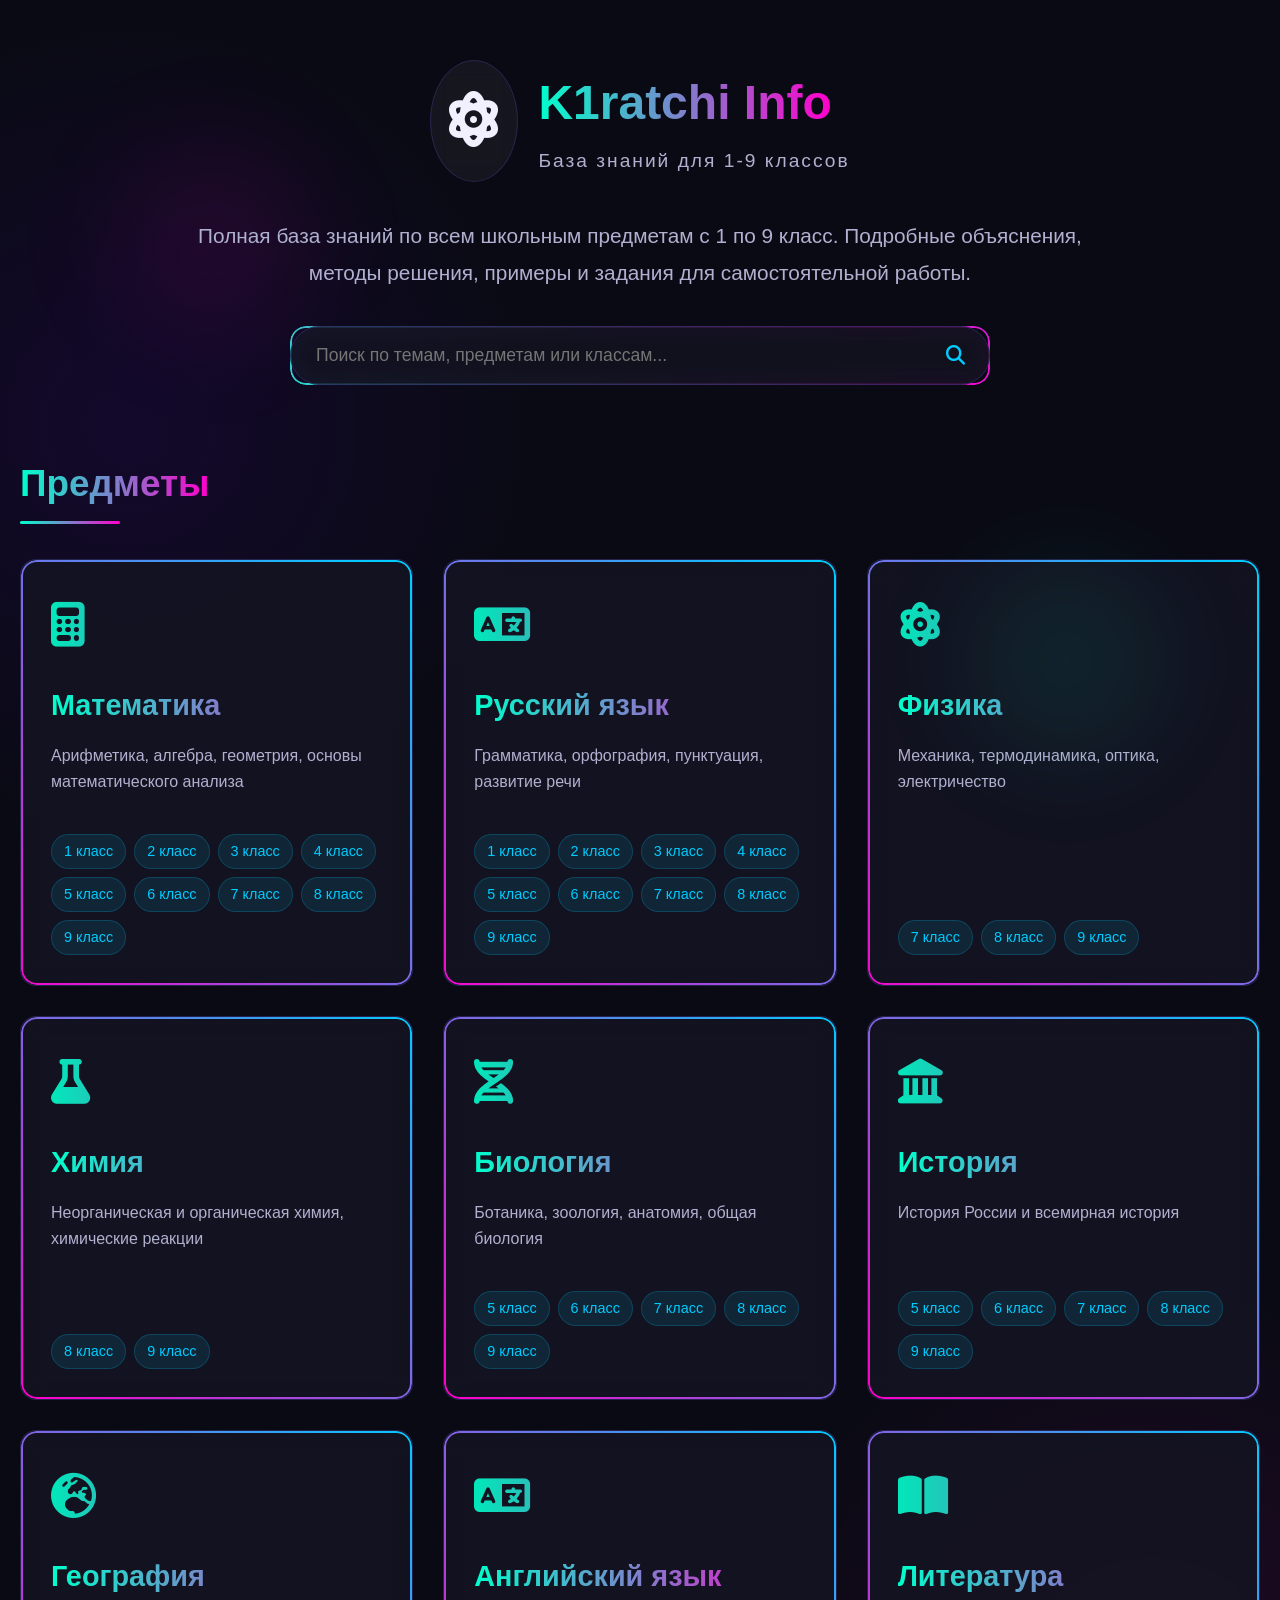
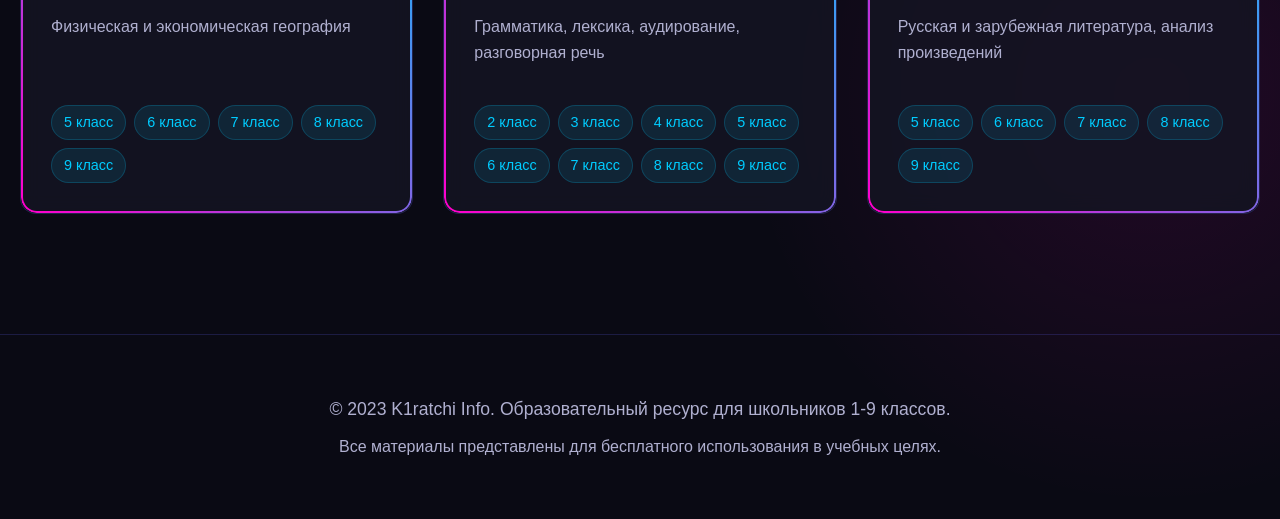
<file: info/index.html>
<!DOCTYPE html>
<html lang="ru">
<head>
    <meta charset="UTF-8">
    <meta name="viewport" content="width=device-width, initial-scale=1.0">
    <title>K1ratchi Info | База знаний 1-9 класс</title>
    <link rel="stylesheet" href="https://cdnjs.cloudflare.com/ajax/libs/font-awesome/6.4.0/css/all.min.css">
    <style>
        * {
            margin: 0;
            padding: 0;
            box-sizing: border-box;
            font-family: 'Segoe UI', Tahoma, Geneva, Verdana, sans-serif;
        }
        
        :root {
            --bg-dark: #0a0a14;
            --bg-card: rgba(20, 20, 35, 0.85);
            --bg-card-hover: rgba(30, 30, 55, 0.9);
            --text-primary: #f0f0ff;
            --text-secondary: #b0b0d0;
            --accent-1: #00ffcc;
            --accent-2: #ff00cc;
            --accent-3: #00ccff;
            --border-color: rgba(100, 100, 255, 0.2);
            --shadow: 0 8px 24px rgba(0, 0, 0, 0.4);
            --transition: all 0.3s ease;
        }
        
        body {
            background-color: var(--bg-dark);
            color: var(--text-primary);
            line-height: 1.6;
            min-height: 100vh;
            background-image: 
                radial-gradient(circle at 10% 20%, rgba(100, 0, 255, 0.1) 0%, transparent 20%),
                radial-gradient(circle at 90% 80%, rgba(255, 0, 200, 0.1) 0%, transparent 20%);
            overflow-x: hidden;
        }
        
        .rgb-border {
            position: relative;
            border-radius: 16px;
            overflow: hidden;
        }
        
        .rgb-border::before {
            content: '';
            position: absolute;
            top: 0;
            left: 0;
            right: 0;
            bottom: 0;
            border-radius: 16px;
            padding: 2px;
            background: linear-gradient(45deg, var(--accent-1), var(--accent-2), var(--accent-3), var(--accent-1));
            background-size: 300% 300%;
            -webkit-mask: 
                linear-gradient(#fff 0 0) content-box, 
                linear-gradient(#fff 0 0);
            -webkit-mask-composite: xor;
            mask-composite: exclude;
            animation: rgb-shift 4s ease infinite;
        }
        
        @keyframes rgb-shift {
            0% { background-position: 0% 50%; }
            50% { background-position: 100% 50%; }
            100% { background-position: 0% 50%; }
        }
        
        .rgb-text {
            background: linear-gradient(90deg, var(--accent-1), var(--accent-2), var(--accent-3));
            background-size: 200% auto;
            -webkit-background-clip: text;
            background-clip: text;
            -webkit-text-fill-color: transparent;
            animation: rgb-text 3s ease infinite;
        }
        
        @keyframes rgb-text {
            0% { background-position: 0% 50%; }
            50% { background-position: 100% 50%; }
            100% { background-position: 0% 50%; }
        }
        
        .container {
            max-width: 1300px;
            margin: 0 auto;
            padding: 20px;
        }
        
        header {
            padding: 40px 0 30px;
            position: relative;
            overflow: hidden;
        }
        
        .header-content {
            display: flex;
            flex-direction: column;
            align-items: center;
            text-align: center;
            position: relative;
            z-index: 2;
        }
        
        .logo {
            display: flex;
            align-items: center;
            margin-bottom: 20px;
            flex-wrap: wrap;
            justify-content: center;
        }
        
        .logo-icon {
            font-size: 3.5rem;
            margin-right: 20px;
            background: rgba(255, 255, 255, 0.05);
            border-radius: 50%;
            padding: 15px;
            backdrop-filter: blur(10px);
            border: 1px solid var(--border-color);
        }
        
        .logo-text {
            display: flex;
            flex-direction: column;
            align-items: flex-start;
        }
        
        .logo h1 {
            font-size: 3rem;
            font-weight: 800;
            margin-bottom: 5px;
        }
        
        .logo-subtitle {
            font-size: 1.2rem;
            color: var(--text-secondary);
            letter-spacing: 2px;
        }
        
        .tagline {
            font-size: 1.3rem;
            max-width: 900px;
            margin-top: 15px;
            color: var(--text-secondary);
            line-height: 1.8;
        }
        
        .search-box {
            margin-top: 35px;
            width: 100%;
            max-width: 700px;
            position: relative;
        }
        
        .search-box input {
            width: 100%;
            padding: 18px 25px;
            border-radius: 50px;
            border: none;
            font-size: 1.1rem;
            background: rgba(20, 20, 35, 0.7);
            color: var(--text-primary);
            border: 1px solid var(--border-color);
            backdrop-filter: blur(10px);
            transition: var(--transition);
        }
        
        .search-box input:focus {
            outline: none;
            border-color: var(--accent-1);
            box-shadow: 0 0 20px rgba(0, 255, 204, 0.3);
        }
        
        .search-icon {
            position: absolute;
            right: 25px;
            top: 50%;
            transform: translateY(-50%);
            color: var(--accent-3);
            font-size: 1.2rem;
        }
        
        .subjects-section {
            margin-bottom: 50px;
        }
        
        .section-title {
            font-size: 2.3rem;
            margin-bottom: 35px;
            position: relative;
            display: inline-block;
            padding-bottom: 10px;
        }
        
        .section-title::after {
            content: '';
            position: absolute;
            bottom: 0;
            left: 0;
            width: 100px;
            height: 3px;
            background: linear-gradient(90deg, var(--accent-1), var(--accent-2));
            border-radius: 3px;
        }
        
        .subjects-grid {
            display: grid;
            grid-template-columns: repeat(auto-fill, minmax(300px, 1fr));
            gap: 30px;
        }
        
        .subject-card {
            background: var(--bg-card);
            border-radius: 16px;
            padding: 30px;
            transition: var(--transition);
            cursor: pointer;
            backdrop-filter: blur(10px);
            border: 1px solid var(--border-color);
            height: 100%;
            display: flex;
            flex-direction: column;
        }
        
        .subject-card:hover {
            background: var(--bg-card-hover);
            transform: translateY(-8px);
            box-shadow: var(--shadow), 0 10px 30px rgba(0, 100, 255, 0.2);
        }
        
        .subject-icon {
            font-size: 2.8rem;
            margin-bottom: 20px;
            opacity: 0.9;
        }
        
        .subject-title {
            font-size: 1.8rem;
            margin-bottom: 15px;
            font-weight: 700;
        }
        
        .subject-desc {
            color: var(--text-secondary);
            margin-bottom: 25px;
            flex-grow: 1;
        }
        
        .subject-classes {
            display: flex;
            flex-wrap: wrap;
            gap: 8px;
            margin-top: 15px;
        }
        
        .class-badge {
            background: rgba(0, 200, 255, 0.1);
            color: var(--accent-3);
            padding: 5px 12px;
            border-radius: 20px;
            font-size: 0.9rem;
            border: 1px solid rgba(0, 200, 255, 0.2);
        }
        
        .content-area {
            background: var(--bg-card);
            border-radius: 16px;
            padding: 35px;
            margin-bottom: 50px;
            backdrop-filter: blur(10px);
            border: 1px solid var(--border-color);
            display: none;
            position: relative;
        }
        
        .content-area.active {
            display: block;
            animation: fadeIn 0.5s;
        }
        
        @keyframes fadeIn {
            from { opacity: 0; transform: translateY(20px); }
            to { opacity: 1; transform: translateY(0); }
        }
        
        .content-header {
            display: flex;
            justify-content: space-between;
            align-items: center;
            margin-bottom: 30px;
            padding-bottom: 20px;
            border-bottom: 1px solid var(--border-color);
            flex-wrap: wrap;
            gap: 20px;
        }
        
        .back-button {
            background: rgba(0, 150, 255, 0.1);
            border: 1px solid rgba(0, 150, 255, 0.3);
            color: var(--accent-3);
            padding: 12px 25px;
            border-radius: 50px;
            cursor: pointer;
            font-weight: 600;
            transition: var(--transition);
            display: flex;
            align-items: center;
            gap: 10px;
        }
        
        .back-button:hover {
            background: rgba(0, 150, 255, 0.2);
            transform: translateX(-5px);
        }
        
        .content-title {
            font-size: 2.2rem;
            font-weight: 700;
        }
        
        .class-selector {
            display: flex;
            gap: 10px;
            flex-wrap: wrap;
            margin-bottom: 30px;
        }
        
        .class-btn {
            padding: 10px 20px;
            background: rgba(100, 100, 255, 0.1);
            border: 1px solid rgba(100, 100, 255, 0.2);
            color: var(--text-secondary);
            border-radius: 10px;
            cursor: pointer;
            transition: var(--transition);
        }
        
        .class-btn.active {
            background: rgba(0, 200, 255, 0.2);
            color: var(--accent-3);
            border-color: var(--accent-3);
            box-shadow: 0 0 15px rgba(0, 200, 255, 0.2);
        }
        
        .class-btn:hover:not(.active) {
            background: rgba(100, 100, 255, 0.2);
            transform: translateY(-2px);
        }
        
        .topics-container {
            display: grid;
            grid-template-columns: repeat(auto-fill, minmax(320px, 1fr));
            gap: 25px;
            margin-bottom: 40px;
        }
        
        .topic-card {
            background: rgba(10, 15, 30, 0.5);
            border-radius: 12px;
            padding: 25px;
            border: 1px solid var(--border-color);
            transition: var(--transition);
        }
        
        .topic-card:hover {
            background: rgba(20, 25, 50, 0.7);
            border-color: var(--accent-1);
            transform: translateY(-5px);
        }
        
        .topic-title {
            font-size: 1.4rem;
            margin-bottom: 15px;
            color: var(--accent-1);
        }
        
        .topic-desc {
            color: var(--text-secondary);
            margin-bottom: 20px;
            line-height: 1.7;
        }
        
        .topic-example {
            background: rgba(0, 50, 100, 0.2);
            padding: 15px;
            border-radius: 8px;
            margin-top: 15px;
            border-left: 3px solid var(--accent-3);
        }
        
        .example-title {
            font-weight: 600;
            margin-bottom: 8px;
            color: var(--accent-3);
        }
        
        .solution {
            background: rgba(0, 100, 50, 0.1);
            padding: 15px;
            border-radius: 8px;
            margin-top: 10px;
            border-left: 3px solid #00ffaa;
        }
        
        .solution-title {
            font-weight: 600;
            margin-bottom: 8px;
            color: #00ffaa;
        }
        
        .methods-list {
            display: flex;
            flex-wrap: wrap;
            gap: 10px;
            margin-top: 15px;
        }
        
        .method-tag {
            background: rgba(200, 0, 255, 0.1);
            color: #cc00ff;
            padding: 6px 12px;
            border-radius: 20px;
            font-size: 0.9rem;
            border: 1px solid rgba(200, 0, 255, 0.2);
        }
        
        footer {
            text-align: center;
            padding: 40px 0;
            color: var(--text-secondary);
            border-top: 1px solid var(--border-color);
            margin-top: 50px;
        }
        
        .footer-text {
            font-size: 1.1rem;
            margin-bottom: 10px;
        }
        
        .glow {
            position: absolute;
            width: 300px;
            height: 300px;
            border-radius: 50%;
            background: radial-gradient(circle, rgba(0, 200, 255, 0.1) 0%, transparent 70%);
            filter: blur(40px);
            z-index: 1;
        }
        
        .glow-1 {
            top: 10%;
            left: 5%;
            background: radial-gradient(circle, rgba(255, 0, 200, 0.1) 0%, transparent 70%);
        }
        
        .glow-2 {
            bottom: 10%;
            right: 5%;
            background: radial-gradient(circle, rgba(0, 255, 200, 0.1) 0%, transparent 70%);
        }
        
        /* Адаптивность */
        @media (max-width: 768px) {
            .logo {
                flex-direction: column;
                text-align: center;
            }
            
            .logo-icon {
                margin-right: 0;
                margin-bottom: 15px;
            }
            
            .logo-text {
                align-items: center;
            }
            
            .logo h1 {
                font-size: 2.5rem;
            }
            
            .subjects-grid {
                grid-template-columns: 1fr;
            }
            
            .content-header {
                flex-direction: column;
                align-items: flex-start;
            }
            
            .topics-container {
                grid-template-columns: 1fr;
            }
        }
    </style>
</head>
<body>
    <div class="glow glow-1"></div>
    <div class="glow glow-2"></div>
    
    <header>
        <div class="container">
            <div class="header-content">
                <div class="logo">
                    <div class="logo-icon">
                        <i class="fas fa-atom"></i>
                    </div>
                    <div class="logo-text">
                        <h1 class="rgb-text">K1ratchi Info</h1>
                        <div class="logo-subtitle">База знаний для 1-9 классов</div>
                    </div>
                </div>
                <p class="tagline">Полная база знаний по всем школьным предметам с 1 по 9 класс. Подробные объяснения, методы решения, примеры и задания для самостоятельной работы.</p>
                <div class="search-box rgb-border">
                    <input type="text" id="searchInput" placeholder="Поиск по темам, предметам или классам...">
                    <div class="search-icon">
                        <i class="fas fa-search"></i>
                    </div>
                </div>
            </div>
        </div>
    </header>
    
    <main class="container">
        <section class="subjects-section">
            <h2 class="section-title rgb-text">Предметы</h2>
            <div class="subjects-grid" id="subjectsGrid">
                <!-- Предметы будут добавлены через JavaScript -->
            </div>
        </section>
        
        <section id="contentArea" class="content-area">
            <!-- Контент по предмету будет загружаться динамически -->
        </section>
    </main>
    
    <footer>
        <div class="container">
            <p class="footer-text">© 2023 K1ratchi Info. Образовательный ресурс для школьников 1-9 классов.</p>
            <p>Все материалы представлены для бесплатного использования в учебных целях.</p>
        </div>
    </footer>

    <script>
        // Расширенная база данных по предметам для 1-9 классов
        const subjectsDB = {
            math: {
                id: "math",
                name: "Математика",
                icon: "fas fa-calculator",
                description: "Арифметика, алгебра, геометрия, основы математического анализа",
                classes: [1, 2, 3, 4, 5, 6, 7, 8, 9],
                topics: {
                    1: [
                        {
                            title: "Сложение и вычитание в пределах 10",
                            description: "Основы арифметики: сложение и вычитание однозначных чисел. Изучение состава чисел.",
                            example: "Задача: У Маши было 5 яблок, 2 она отдала подруге. Сколько яблок осталось у Маши?",
                            solution: "5 - 2 = 3 яблока осталось у Маши.",
                            methods: ["Счет на пальцах", "Предметная визуализация", "Числовая прямая"]
                        },
                        {
                            title: "Геометрические фигуры",
                            description: "Знакомство с основными геометрическими фигурами: круг, квадрат, треугольник, прямоугольник.",
                            example: "Задание: Найди в комнате предметы, похожие на круг, квадрат и треугольник.",
                            solution: "Примеры: часы (круг), окно (квадрат или прямоугольник), крыша дома (треугольник).",
                            methods: ["Визуальное распознавание", "Рисование фигур", "Конструирование из фигур"]
                        }
                    ],
                    2: [
                        {
                            title: "Таблица умножения на 2, 3, 4, 5",
                            description: "Изучение таблицы умножения. Запоминание основных умножений.",
                            example: "Задача: В каждой коробке по 4 карандаша. Сколько карандашей в 3 коробках?",
                            solution: "4 × 3 = 12 карандашей.",
                            methods: ["Запоминание", "Игровые методы", "Практические задачи"]
                        },
                        {
                            title: "Решение задач в два действия",
                            description: "Составные задачи, требующие выполнения двух арифметических действий.",
                            example: "Задача: В магазин привезли 15 кг яблок и 10 кг груш. За день продали 8 кг фруктов. Сколько кг фруктов осталось?",
                            solution: "1) 15 + 10 = 25 кг фруктов всего. 2) 25 - 8 = 17 кг фруктов осталось.",
                            methods: ["Поэтапное решение", "Составление плана решения", "Проверка результата"]
                        }
                    ],
                    3: [
                        {
                            title: "Умножение и деление двузначных чисел",
                            description: "Умножение и деление чисел в пределах 100. Проверка деления умножением.",
                            example: "Задача: 24 ученика разделили на 3 равные группы. Сколько учеников в каждой группе?",
                            solution: "24 ÷ 3 = 8 учеников в каждой группе.",
                            methods: ["Деление с остатком", "Табличное умножение и деление", "Проверка результата"]
                        },
                        {
                            title: "Периметр и площадь прямоугольника",
                            description: "Вычисление периметра (сумма всех сторон) и площади (произведение длины и ширины) прямоугольника.",
                            example: "Задача: Длина прямоугольника 6 см, ширина 4 см. Найдите периметр и площадь.",
                            solution: "Периметр: P = (6+4)×2 = 20 см. Площадь: S = 6×4 = 24 см².",
                            methods: ["Формулы периметра и площади", "Практические измерения", "Решение обратных задач"]
                        }
                    ],
                    4: [
                        {
                            title: "Деление с остатком",
                            description: "Деление чисел, когда одно число не делится на другое нацело. Понятие остатка.",
                            example: "Задача: Разделите 29 на 6. Найдите частное и остаток.",
                            solution: "29 ÷ 6 = 4 (остаток 5), так как 6×4=24, 29-24=5.",
                            methods: ["Подбор частного", "Проверка умножением", "Графическое представление"]
                        },
                        {
                            title: "Дроби: обыкновенные дроби",
                            description: "Понятие дроби как части целого. Чтение и запись обыкновенных дробей.",
                            example: "Задача: Разделите круг на 8 равных частей. Закрасьте 3/8 круга. Какая часть осталась незакрашенной?",
                            solution: "Незакрашенной осталась 5/8 круга.",
                            methods: ["Наглядное представление", "Сравнение дробей", "Решение задач с дробями"]
                        }
                    ],
                    5: [
                        {
                            title: "Десятичные дроби",
                            description: "Запись дробей в десятичной форме. Сравнение, сложение и вычитание десятичных дробей.",
                            example: "Задача: Сравните числа: 3,25 и 3,205.",
                            solution: "3,25 > 3,205, так как 25 сотых больше, чем 20,5 сотых.",
                            methods: ["Приведение к общему знаменателю", "Сравнение по разрядам", "Решение задач с измерениями"]
                        },
                        {
                            title: "Проценты",
                            description: "Понятие процента как сотой части целого. Нахождение процента от числа.",
                            example: "Задача: В классе 25 учеников. 20% из них занимаются спортом. Сколько учеников занимаются спортом?",
                            solution: "25 × 0,20 = 5 учеников занимаются спортом.",
                            methods: ["Перевод процентов в десятичные дроби", "Составление пропорций", "Решение практических задач"]
                        }
                    ],
                    6: [
                        {
                            title: "Отношения и пропорции",
                            description: "Понятие отношения двух чисел. Пропорция как равенство двух отношений.",
                            example: "Задача: Решите пропорцию: 3/4 = x/12.",
                            solution: "x = (3×12)/4 = 9.",
                            methods: ["Основное свойство пропорции", "Решение задач на пропорциональность", "Прямая и обратная пропорциональность"]
                        },
                        {
                            title: "Координатная плоскость",
                            description: "Система координат на плоскости. Построение точек по координатам.",
                            example: "Задача: Постройте точки A(2;3), B(-1;4), C(0;-2) на координатной плоскости.",
                            solution: "Точка A: 2 единицы вправо по оси X, 3 единицы вверх по оси Y.",
                            methods: ["Построение точек", "Определение координат", "Симметрия относительно осей"]
                        }
                    ],
                    7: [
                        {
                            title: "Линейные уравнения",
                            description: "Решение уравнений вида ax + b = 0. Раскрытие скобок, приведение подобных слагаемых.",
                            example: "Задача: Решите уравнение: 3(x - 2) = 5x + 4.",
                            solution: "3x - 6 = 5x + 4 → 3x - 5x = 4 + 6 → -2x = 10 → x = -5.",
                            methods: ["Перенос слагаемых", "Раскрытие скобок", "Проверка корней"]
                        },
                        {
                            title: "Формулы сокращенного умножения",
                            description: "Квадрат суммы и разности, разность квадратов. Применение для упрощения выражений.",
                            example: "Задача: Упростите выражение: (a + 3)² - (a - 2)².",
                            solution: "= (a² + 6a + 9) - (a² - 4a + 4) = a² + 6a + 9 - a² + 4a - 4 = 10a + 5.",
                            methods: ["Запоминание формул", "Геометрическая интерпретация", "Применение в задачах"]
                        }
                    ],
                    8: [
                        {
                            title: "Квадратные уравнения",
                            description: "Решение уравнений вида ax² + bx + c = 0 через дискриминант: D = b² - 4ac.",
                            example: "Задача: Решите уравнение: x² - 5x + 6 = 0.",
                            solution: "D = (-5)² - 4×1×6 = 25 - 24 = 1. x₁ = (5+1)/2 = 3, x₂ = (5-1)/2 = 2.",
                            methods: ["Через дискриминант", "Теорема Виета", "Выделение полного квадрата"]
                        },
                        {
                            title: "Теорема Пифагора",
                            description: "В прямоугольном треугольнике квадрат гипотенузы равен сумме квадратов катетов: c² = a² + b².",
                            example: "Задача: Катеты прямоугольного треугольника равны 6 см и 8 см. Найдите гипотенузу.",
                            solution: "c² = 6² + 8² = 36 + 64 = 100 → c = √100 = 10 см.",
                            methods: ["Прямое применение теоремы", "Решение обратных задач", "Применение в геометрических задачах"]
                        }
                    ],
                    9: [
                        {
                            title: "Функции и их графики",
                            description: "Понятие функции. Графики линейной, квадратичной функций. Свойства функций.",
                            example: "Задача: Постройте график функции y = x² - 4x + 3.",
                            solution: "Вершина параболы: x₀ = -b/(2a) = 4/2 = 2, y₀ = 2² - 4×2 + 3 = -1. Ветви направлены вверх.",
                            methods: ["Построение по точкам", "Использование свойств", "Анализ графиков"]
                        },
                        {
                            title: "Тригонометрия: синус, косинус, тангенс",
                            description: "Определение тригонометрических функций в прямоугольном треугольнике. Основные тригонометрические тождества.",
                            example: "Задача: В прямоугольном треугольнике гипотенуза равна 10, один из катетов 6. Найдите синус, косинус и тангенс острого угла, противолежащего катету 6.",
                            solution: "Второй катет: √(10² - 6²) = √(100-36) = √64 = 8. sin = 6/10 = 0.6, cos = 8/10 = 0.8, tg = 6/8 = 0.75.",
                            methods: ["Определение по сторонам треугольника", "Использование таблиц значений", "Решение задач"]
                        }
                    ]
                }
            },
            russian: {
                id: "russian",
                name: "Русский язык",
                icon: "fas fa-language",
                description: "Грамматика, орфография, пунктуация, развитие речи",
                classes: [1, 2, 3, 4, 5, 6, 7, 8, 9],
                topics: {
                    1: [
                        {
                            title: "Алфавит и звуки",
                            description: "Изучение русского алфавита. Гласные и согласные звуки. Твердые и мягкие согласные.",
                            example: "Задание: Назовите все гласные буквы русского алфавита.",
                            solution: "А, О, У, Э, Ы, И, Я, Ё, Ю, Е, Ё (всего 10 гласных букв).",
                            methods: ["Запоминание алфавита", "Звуковой анализ слов", "Различение гласных и согласных"]
                        }
                    ],
                    2: [
                        {
                            title: "Правописание жи-ши, ча-ща, чу-щу",
                            description: "Правила написания сочетаний жи-ши, ча-ща, чу-щу. Эти сочетания всегда пишутся с определенными гласными.",
                            example: "Задание: Вставьте пропущенные буквы: ж...раф, ч...йник, щ...ка.",
                            solution: "жираф, чайник, щука.",
                            methods: ["Запоминание правил", "Подбор примеров", "Письмо под диктовку"]
                        }
                    ],
                    3: [
                        {
                            title: "Части речи: имя существительное",
                            description: "Имя существительное как часть речи. Одушевленные и неодушевленные, собственные и нарицательные имена существительные.",
                            example: "Задание: Определите, одушевленные или неодушевленные существительные: кошка, стол, ученик, река.",
                            solution: "Одушевленные: кошка, ученик. Неодушевленные: стол, река.",
                            methods: ["Задавание вопросов", "Классификация", "Образование форм"]
                        }
                    ],
                    4: [
                        {
                            title: "Падежи имен существительных",
                            description: "Система падежей в русском языке. Определение падежа по вопросу и предлогу.",
                            example: "Задание: Определите падеж выделенного слова: Птица сидит на ветке дерева.",
                            solution: "На ветке (на чем?) - предложный падеж.",
                            methods: ["Задавание падежных вопросов", "Определение по предлогу", "Изменение слова по падежам"]
                        }
                    ],
                    5: [
                        {
                            title: "Глагол: время, лицо, число",
                            description: "Глагол как часть речи. Изменение глаголов по временам, лицам и числам.",
                            example: "Задание: Определите время, лицо и число глагола: они читают.",
                            solution: "Настоящее время, 3 лицо, множественное число.",
                            methods: ["Постановка вопросов", "Определение по окончанию", "Спряжение глаголов"]
                        }
                    ],
                    6: [
                        {
                            title: "Правописание приставок пре- и при-",
                            description: "Правила написания приставок пре- и при- в зависимости от значения.",
                            example: "Задание: Вставьте приставку пре- или при-: ...бывать в гостях, ...красный вид.",
                            solution: "прибывать в гостях, прекрасный вид.",
                            methods: ["Определение значения приставки", "Запоминание исключений", "Подбор однокоренных слов"]
                        }
                    ],
                    7: [
                        {
                            title: "Причастие как особая форма глагола",
                            description: "Причастие - особая форма глагола, обладающая признаками как глагола, так и прилагательного.",
                            example: "Задание: Найдите причастия в предложении: Бегущий по дороге мальчик уронил летящий мяч.",
                            solution: "Бегущий (от глагола бежать), летящий (от глагола лететь).",
                            methods: ["Задавание вопросов", "Определение от глагола", "Образование причастий"]
                        }
                    ],
                    8: [
                        {
                            title: "Обособленные члены предложения",
                            description: "Обособление определений, обстоятельств, приложений. Знаки препинания при обособленных членах предложения.",
                            example: "Задание: Расставьте знаки препинания: Солнце ярко светившее весь день скрылось за тучами.",
                            solution: "Солнце, ярко светившее весь день, скрылось за тучами.",
                            methods: ["Выделение интонацией", "Определение типа обособленного члена", "Конструирование предложений"]
                        }
                    ],
                    9: [
                        {
                            title: "Сложноподчиненные предложения",
                            description: "Строение сложноподчиненных предложений. Виды придаточных предложений.",
                            example: "Задание: Определите тип придаточного предложения: Я знаю, что ты сделал.",
                            solution: "Придаточное изъяснительное (отвечает на вопрос 'что?').",
                            methods: ["Постановка вопросов", "Определение главного и придаточного", "Схематическое изображение"]
                        }
                    ]
                }
            },
            physics: {
                id: "physics",
                name: "Физика",
                icon: "fas fa-atom",
                description: "Механика, термодинамика, оптика, электричество",
                classes: [7, 8, 9],
                topics: {
                    7: [
                        {
                            title: "Физические величины и их измерение",
                            description: "Понятие физической величины. Единицы измерения. Измерительные приборы.",
                            example: "Задача: Переведите 2,5 км в метры.",
                            solution: "2,5 км = 2500 м (1 км = 1000 м).",
                            methods: ["Перевод единиц измерения", "Использование измерительных приборов", "Оценка погрешностей"]
                        },
                        {
                            title: "Строение вещества",
                            description: "Молекулярное строение вещества. Диффузия. Агрегатные состояния вещества.",
                            example: "Задача: Почему запах духов распространяется по комнате?",
                            solution: "Из-за диффузии - движения молекул духов и их смешения с молекулами воздуха.",
                            methods: ["Моделирование молекул", "Наблюдение диффузии", "Сравнение агрегатных состояний"]
                        }
                    ],
                    8: [
                        {
                            title: "Тепловые явления",
                            description: "Температура. Внутренняя энергия. Виды теплопередачи: теплопроводность, конвекция, излучение.",
                            example: "Задача: Почему металлическая ложка в горячем супе нагревается быстрее, чем пластиковая?",
                            solution: "Металл имеет большую теплопроводность, чем пластик.",
                            methods: ["Наблюдение теплопроводности", "Эксперименты с конвекцией", "Изучение излучения"]
                        },
                        {
                            title: "Электрические явления",
                            description: "Электрический заряд. Электрическое поле. Закон Кулона. Электрический ток.",
                            example: "Задача: Чему равна сила тока, если за 2 секунды через поперечное сечение проводника проходит заряд 4 Кл?",
                            solution: "I = q/t = 4 Кл / 2 с = 2 А.",
                            methods: ["Сборка электрических цепей", "Измерение силы тока", "Изучение закона Ома"]
                        }
                    ],
                    9: [
                        {
                            title: "Законы Ньютона",
                            description: "Основные законы классической механики. Инерция. Взаимодействие тел.",
                            example: "Задача: Тело массой 5 кг движется с ускорением 2 м/с². Найдите равнодействующую силу.",
                            solution: "По второму закону Ньютона: F = ma = 5 кг × 2 м/с² = 10 Н.",
                            methods: ["Применение законов Ньютона", "Решение задач на движение", "Эксперименты с инерцией"]
                        },
                        {
                            title: "Закон всемирного тяготения",
                            description: "Гравитационное взаимодействие тел. Формула закона всемирного тяготения. Сила тяжести.",
                            example: "Задача: Чему равна сила тяжести, действующая на тело массой 3 кг на поверхности Земли?",
                            solution: "F = mg = 3 кг × 9,8 м/с² ≈ 29,4 Н.",
                            methods: ["Расчет гравитационных сил", "Сравнение сил тяжести", "Решение задач на движение под действием силы тяжести"]
                        }
                    ]
                }
            },
            chemistry: {
                id: "chemistry",
                name: "Химия",
                icon: "fas fa-flask",
                description: "Неорганическая и органическая химия, химические реакции",
                classes: [8, 9],
                topics: {
                    8: [
                        {
                            title: "Простые и сложные вещества",
                            description: "Классификация веществ. Химические элементы. Понятие атома и молекулы.",
                            example: "Задача: К каким веществам относятся: вода, кислород, железо, поваренная соль?",
                            solution: "Простые вещества: кислород, железо. Сложные вещества: вода, поваренная соль.",
                            methods: ["Классификация веществ", "Определение состава", "Изучение химических элементов"]
                        },
                        {
                            title: "Химические реакции",
                            description: "Признаки химических реакций. Уравнения химических реакций. Закон сохранения массы веществ.",
                            example: "Задача: Составьте уравнение реакции горения магния: магний + кислород → оксид магния.",
                            solution: "2Mg + O₂ → 2MgO.",
                            methods: ["Составление уравнений", "Расстановка коэффициентов", "Наблюдение химических реакций"]
                        }
                    ],
                    9: [
                        {
                            title: "Периодический закон и Периодическая система",
                            description: "Периодический закон Д.И. Менделеева. Структура Периодической системы. Закономерности изменения свойств элементов.",
                            example: "Задача: Как изменяется металлические свойства элементов в периоде?",
                            solution: "В периоде слева направо металлические свойства элементов ослабевают.",
                            methods: ["Анализ Периодической системы", "Сравнение свойств элементов", "Определение положения элемента"]
                        },
                        {
                            title: "Теория электролитической диссоциации",
                            description: "Электролиты и неэлектролиты. Диссоциация кислот, оснований и солей. Сильные и слабые электролиты.",
                            example: "Задача: Составьте уравнение диссоциации серной кислоты H₂SO₄.",
                            solution: "H₂SO₄ → 2H⁺ + SO₄²⁻.",
                            methods: ["Составление уравнений диссоциации", "Определение типа электролита", "Эксперименты с электролитами"]
                        }
                    ]
                }
            },
            biology: {
                id: "biology",
                name: "Биология",
                icon: "fas fa-dna",
                description: "Ботаника, зоология, анатомия, общая биология",
                classes: [5, 6, 7, 8, 9],
                topics: {
                    5: [
                        {
                            title: "Царства живой природы",
                            description: "Бактерии, грибы, растения, животные. Основные отличия представителей разных царств.",
                            example: "Задание: К какому царству относятся: подосиновик, береза, кишечная палочка, волк?",
                            solution: "Подосиновик - грибы, береза - растения, кишечная палочка - бактерии, волк - животные.",
                            methods: ["Классификация организмов", "Сравнение признаков", "Определение по внешнему виду"]
                        }
                    ],
                    6: [
                        {
                            title: "Строение цветкового растения",
                            description: "Вегетативные и генеративные органы растений. Функции корня, стебля, листьев, цветка.",
                            example: "Задание: Перечислите вегетативные органы растения.",
                            solution: "Корень, стебель, листья - вегетативные органы растения.",
                            methods: ["Изучение органов растений", "Определение функций", "Наблюдение за развитием растений"]
                        }
                    ],
                    7: [
                        {
                            title: "Типы животных: от простейших до хордовых",
                            description: "Классификация животных. Основные типы: простейшие, кишечнополостные, черви, моллюски, членистоногие, хордовые.",
                            example: "Задание: К какому типу относятся: медуза, дождевой червь, бабочка, лягушка?",
                            solution: "Медуза - кишечнополостные, дождевой червь - кольчатые черви, бабочка - членистоногие, лягушка - хордовые.",
                            methods: ["Классификация животных", "Сравнение строения", "Определение по характерным признакам"]
                        }
                    ],
                    8: [
                        {
                            title: "Строение и функции человеческого организма",
                            description: "Системы органов человека: опорно-двигательная, пищеварительная, дыхательная, кровеносная и др.",
                            example: "Задание: Какие органы входят в пищеварительную систему?",
                            solution: "Рот, глотка, пищевод, желудок, тонкий и толстый кишечник, печень, поджелудочная железа.",
                            methods: ["Изучение систем органов", "Определение функций", "Связь строения и функции"]
                        }
                    ],
                    9: [
                        {
                            title: "Основы генетики",
                            description: "Наследственность и изменчивость. Законы Менделя. Генетическая терминология.",
                            example: "Задача: У человека карий цвет глаз доминирует над голубым. Кареглазый мужчина и голубоглазая женщина имеют ребенка. Может ли ребенок быть голубоглазым?",
                            solution: "Если мужчина гомозиготен (АА), то все дети будут кареглазыми. Если гетерозиготен (Аа), то вероятность голубоглазого ребенка 50%.",
                            methods: ["Решение генетических задач", "Составление родословных", "Анализ законов Менделя"]
                        }
                    ]
                }
            },
            history: {
                id: "history",
                name: "История",
                icon: "fas fa-landmark",
                description: "История России и всемирная история",
                classes: [5, 6, 7, 8, 9],
                topics: {
                    5: [
                        {
                            title: "Древний мир: Египет, Греция, Рим",
                            description: "Цивилизации Древнего мира. Древний Египет, Древняя Греция, Древний Рим.",
                            example: "Задание: Какие достижения Древнего Египта вы знаете?",
                            solution: "Пирамиды, иероглифическое письмо, календарь, папирус, знания в медицине и математике.",
                            methods: ["Изучение артефактов", "Работа с картой", "Сравнение цивилизаций"]
                        }
                    ],
                    6: [
                        {
                            title: "Средневековье: рыцари, замки, церковь",
                            description: "Феодальное общество. Рыцарство. Роль церкви в Средневековье.",
                            example: "Задание: Опишите жизнь средневекового рыцаря.",
                            solution: "Рыцарь - воин, вассал сеньора. Жил в замке, участвовал в турнирах, крестовых походах. Следовал кодексу чести.",
                            methods: ["Изучение феодальной лестницы", "Анализ рыцарского кодекса", "Исследование средневекового замка"]
                        }
                    ],
                    7: [
                        {
                            title: "Эпоха Великих географических открытий",
                            description: "Открытие Нового Света. Путешествия Колумба, Магеллана, Васко да Гамы.",
                            example: "Задание: Какое значение имело открытие Америки Колумбом?",
                            solution: "Установление связи между Старым и Новым Светом, начало колонизации Америки, обмен растениями, животными, культурой.",
                            methods: ["Работа с картой путешествий", "Анализ последствий открытий", "Изучение биографий путешественников"]
                        }
                    ],
                    8: [
                        {
                            title: "История России в XVIII веке: Петр I, Екатерина II",
                            description: "Эпоха Петровских реформ. Просвещенный абсолютизм Екатерины II.",
                            example: "Задание: Какие реформы провел Петр I?",
                            solution: "Создание регулярной армии и флота, учреждение Сената и коллегий, введение подушной подати, изменение календаря, основание Петербурга.",
                            methods: ["Анализ реформ", "Оценка деятельности правителей", "Изучение документов эпохи"]
                        }
                    ],
                    9: [
                        {
                            title: "XX век: мировые войны, научно-техническая революция",
                            description: "Первая и вторая мировая война. Холодная война. Научно-техническая революция.",
                            example: "Задание: Каковы причины Второй мировой войны?",
                            solution: "Несправедливые условия Версальского договора, мировой экономический кризис, приход к власти фашистов в Германии, политика умиротворения агрессора.",
                            methods: ["Анализ причин и последствий войн", "Изучение хода военных действий", "Оценка научно-технического прогресса"]
                        }
                    ]
                }
            },
            geography: {
                id: "geography",
                name: "География",
                icon: "fas fa-globe-europe",
                description: "Физическая и экономическая география",
                classes: [5, 6, 7, 8, 9],
                topics: {
                    5: [
                        {
                            title: "План и карта",
                            description: "Ориентирование на местности. Условные знаки. Масштаб. Чтение плана и карты.",
                            example: "Задание: Определите расстояние на местности, если на карте масштаба 1:10000 расстояние между точками 5 см.",
                            solution: "5 см × 10000 = 50000 см = 500 м.",
                            methods: ["Работа с масштабом", "Чтение условных знаков", "Ориентирование по карте"]
                        }
                    ],
                    6: [
                        {
                            title: "Литосфера, гидросфера, атмосфера",
                            description: "Оболочки Земли. Строение земной коры. Воды суши и Мирового океана. Строение атмосферы.",
                            example: "Задание: Какие бывают горные породы по происхождению?",
                            solution: "Магматические (гранит, базальт), осадочные (песчаник, известняк, уголь), метаморфические (мрамор, гнейс).",
                            methods: ["Изучение оболочек Земли", "Классификация горных пород", "Анализ климатических карт"]
                        }
                    ],
                    7: [
                        {
                            title: "Материки и океаны",
                            description: "Физическая география материков и океанов. Природные зоны Земли.",
                            example: "Задание: Какой материк самый сухой на Земле?",
                            solution: "Австралия - самый сухой материк, большая часть территории занята пустынями.",
                            methods: ["Сравнение материков", "Изучение природных зон", "Работа с физической картой мира"]
                        }
                    ],
                    8: [
                        {
                            title: "География России: природа, население",
                            description: "Географическое положение России. Природные условия и ресурсы. Население России.",
                            example: "Задание: Какие природные зоны есть в России?",
                            solution: "Арктические пустыни, тундра, лесотундра, тайга, смешанные и широколиственные леса, лесостепи, степи, полупустыни, пустыни.",
                            methods: ["Анализ географического положения", "Изучение природных зон", "Исследование населения"]
                        }
                    ],
                    9: [
                        {
                            title: "Хозяйство России",
                            description: "Отрасли хозяйства России: промышленность, сельское хозяйство, транспорт.",
                            example: "Задание: Какие факторы влияют на размещение машиностроительных заводов?",
                            solution: "Наличие квалифицированных кадров, научных центров, транспортных путей, потребителей продукции.",
                            methods: ["Анализ факторов размещения", "Изучение отраслевой структуры", "Работа с экономическими картами"]
                        }
                    ]
                }
            },
            english: {
                id: "english",
                name: "Английский язык",
                icon: "fas fa-language",
                description: "Грамматика, лексика, аудирование, разговорная речь",
                classes: [2, 3, 4, 5, 6, 7, 8, 9],
                topics: {
                    2: [
                        {
                            title: "Английский алфавит и основные слова",
                            description: "Изучение английского алфавита. Основные слова по темам: семья, животные, цвета.",
                            example: "Задание: Назовите цвета на английском: красный, синий, зеленый, желтый.",
                            solution: "Red, blue, green, yellow.",
                            methods: ["Запоминание алфавита", "Изучение лексики по темам", "Простые диалоги"]
                        }
                    ],
                    3: [
                        {
                            title: "Present Simple: утверждения, вопросы, отрицания",
                            description: "Настоящее простое время. Утвердительные, вопросительные и отрицательные предложения.",
                            example: "Задание: Составьте вопрос к предложению: She plays tennis every Sunday.",
                            solution: "Does she play tennis every Sunday?",
                            methods: ["Образование форм глагола", "Построение предложений", "Диалоги в Present Simple"]
                        }
                    ],
                    4: [
                        {
                            title: "Множественное число существительных",
                            description: "Образование множественного числа существительных. Исключения из правил.",
                            example: "Задание: Образуйте множественное число: cat, box, child, man.",
                            solution: "Cats, boxes, children, men.",
                            methods: ["Запоминание правил", "Изучение исключений", "Упражнения на образование множественного числа"]
                        }
                    ],
                    5: [
                        {
                            title: "Past Simple: правильные и неправильные глаголы",
                            description: "Простое прошедшее время. Правильные глаголы с окончанием -ed. Неправильные глаголы.",
                            example: "Задание: Поставьте глаголы в Past Simple: work, go, see, study.",
                            solution: "Worked, went, saw, studied.",
                            methods: ["Заучивание неправильных глаголов", "Построение предложений в Past Simple", "Пересказ событий"]
                        }
                    ],
                    6: [
                        {
                            title: "Future Simple и модальные глаголы",
                            description: "Простое будущее время. Модальные глаголы can, may, must, should.",
                            example: "Задание: Составьте предложение с модальным глаголом can.",
                            solution: "I can swim very well.",
                            methods: ["Употребление Future Simple", "Изучение модальных глаголов", "Выражение возможности, необходимости, совета"]
                        }
                    ],
                    7: [
                        {
                            title: "Present Continuous и Present Perfect",
                            description: "Настоящее длительное и настоящее совершенное время. Употребление и различия.",
                            example: "Задание: Выберите правильное время: She (is reading/has read) a book now.",
                            solution: "She is reading a book now (действие в процессе).",
                            methods: ["Сравнение времен", "Употребление в контексте", "Диалоги с разными временами"]
                        }
                    ],
                    8: [
                        {
                            title: "Пассивный залог (Passive Voice)",
                            description: "Образование пассивного залога. Употребление в различных временах.",
                            example: "Задание: Перефразируйте в пассивный залог: They build houses here.",
                            solution: "Houses are built here (by them).",
                            methods: ["Образование пассивных конструкций", "Перевод из активного в пассивный залог", "Употребление в письменной речи"]
                        }
                    ],
                    9: [
                        {
                            title: "Условные предложения (Conditionals)",
                            description: "Типы условных предложений: нулевой, первый, второй, третий тип.",
                            example: "Задание: Дополните предложение: If I had money, I ... (buy) a car.",
                            solution: "If I had money, I would buy a car (Second Conditional).",
                            methods: ["Изучение типов условных предложений", "Практика построения", "Использование в речи"]
                        }
                    ]
                }
            },
            literature: {
                id: "literature",
                name: "Литература",
                icon: "fas fa-book-open",
                description: "Русская и зарубежная литература, анализ произведений",
                classes: [5, 6, 7, 8, 9],
                topics: {
                    5: [
                        {
                            title: "Русские народные сказки",
                            description: "Виды народных сказок: волшебные, бытовые, о животных. Композиция и герои сказок.",
                            example: "Задание: Какие волшебные помощники встречаются в русских народных сказках?",
                            solution: "Серый волк, Сивка-Бурка, Щука, Баба-Яга (иногда помогает).",
                            methods: ["Анализ композиции сказок", "Характеристика героев", "Сравнение сказок разных народов"]
                        }
                    ],
                    6: [
                        {
                            title: "Мифы Древней Греции",
                            description: "Мифы о богах и героях. Олимпийские боги. Подвиги Геракла.",
                            example: "Задание: Какие 12 подвигов совершил Геракл?",
                            solution: "Немейский лев, Лернейская гидра, Стимфалийские птицы, Керинейская лань и др.",
                            methods: ["Изучение мифологических сюжетов", "Характеристика богов и героев", "Сравнение мифов разных народов"]
                        }
                    ],
                    7: [
                        {
                            title: "Древнерусская литература: 'Слово о полку Игореве'",
                            description: "Памятник древнерусской литературы XII века. Историческая основа. Идейное содержание.",
                            example: "Задание: Какова основная идея 'Слова о полку Игореве'?",
                            solution: "Призыв к единству русских князей перед лицом внешней опасности.",
                            methods: ["Историко-литературный анализ", "Изучение языка произведения", "Связь с историческим контекстом"]
                        }
                    ],
                    8: [
                        {
                            title: "Литература XIX века: Пушкин, Лермонтов, Гоголь",
                            description: "Золотой век русской литературы. Основные произведения и герои.",
                            example: "Задание: Каковы основные темы лирики М.Ю. Лермонтова?",
                            solution: "Одиночество, свобода, родина, природа, любовь, поэт и поэзия.",
                            methods: ["Анализ лирических произведений", "Характеристика литературных героев", "Сравнение творчества писателей"]
                        }
                    ],
                    9: [
                        {
                            title: "Литература XX века: Булгаков, Шолохов, Солженицын",
                            description: "Сложные судьбы писателей XX века. Основные произведения и темы.",
                            example: "Задание: Какова основная идея повести М.А. Булгакова 'Собачье сердце'?",
                            solution: "Предупреждение об опасности вмешательства в естественный ход вещей, критика попыток искусственного создания 'нового человека'.",
                            methods: ["Анализ проблематики произведений", "Изучение исторического контекста", "Интерпретация сложных текстов"]
                        }
                    ]
                }
            }
        };

        // Инициализация страницы
        document.addEventListener('DOMContentLoaded', function() {
            renderSubjects();
            setupSearch();
        });

        // Отображение всех предметов
        function renderSubjects() {
            const subjectsGrid = document.getElementById('subjectsGrid');
            subjectsGrid.innerHTML = '';
            
            for (const subjectKey in subjectsDB) {
                const subject = subjectsDB[subjectKey];
                const subjectCard = document.createElement('div');
                subjectCard.className = `subject-card rgb-border`;
                subjectCard.innerHTML = `
                    <div class="subject-icon rgb-text">
                        <i class="${subject.icon}"></i>
                    </div>
                    <h3 class="subject-title rgb-text">${subject.name}</h3>
                    <p class="subject-desc">${subject.description}</p>
                    <div class="subject-classes">
                        ${subject.classes.map(cls => `<span class="class-badge">${cls} класс</span>`).join('')}
                    </div>
                `;
                
                subjectCard.addEventListener('click', () => showSubjectContent(subjectKey));
                subjectsGrid.appendChild(subjectCard);
            }
        }

        // Показать контент по выбранному предмету
        function showSubjectContent(subjectKey) {
            const subject = subjectsDB[subjectKey];
            const contentArea = document.getElementById('contentArea');
            
            // Генерация кнопок классов
            let classButtons = '';
            subject.classes.forEach(cls => {
                classButtons += `<button class="class-btn ${cls === 1 ? 'active' : ''}" data-class="${cls}">${cls} класс</button>`;
            });
            
            // Генерация HTML для первого класса
            const firstClass = subject.classes[0];
            let topicsHTML = '';
            if (subject.topics[firstClass]) {
                subject.topics[firstClass].forEach(topic => {
                    topicsHTML += generateTopicHTML(topic);
                });
            }
            
            contentArea.innerHTML = `
                <div class="content-header">
                    <button class="back-button" onclick="hideSubjectContent()"><i class="fas fa-arrow-left"></i> Все предметы</button>
                    <h2 class="content-title rgb-text">${subject.name}</h2>
                    <div class="subject-icon rgb-text">
                        <i class="${subject.icon}"></i>
                    </div>
                </div>
                
                <p class="subject-desc">${subject.description}</p>
                
                <div class="class-selector" id="classSelector">
                    ${classButtons}
                </div>
                
                <div class="topics-container" id="topicsContainer">
                    ${topicsHTML}
                </div>
            `;
            
            contentArea.classList.add('active');
            
            // Добавляем обработчики для кнопок классов
            document.querySelectorAll('.class-btn').forEach(btn => {
                btn.addEventListener('click', function() {
                    const selectedClass = this.getAttribute('data-class');
                    
                    // Обновляем активную кнопку
                    document.querySelectorAll('.class-btn').forEach(b => b.classList.remove('active'));
                    this.classList.add('active');
                    
                    // Обновляем темы
                    updateTopics(subjectKey, selectedClass);
                });
            });
            
            document.querySelector('.subjects-section').scrollIntoView({ behavior: 'smooth' });
        }

        // Обновить темы для выбранного класса
        function updateTopics(subjectKey, classNum) {
            const subject = subjectsDB[subjectKey];
            const topicsContainer = document.getElementById('topicsContainer');
            
            let topicsHTML = '';
            if (subject.topics[classNum]) {
                subject.topics[classNum].forEach(topic => {
                    topicsHTML += generateTopicHTML(topic);
                });
            } else {
                topicsHTML = '<p style="grid-column: 1/-1; text-align: center; padding: 40px; color: var(--text-secondary);">Материалы для этого класса готовятся к публикации</p>';
            }
            
            topicsContainer.innerHTML = topicsHTML;
        }

        // Генерация HTML для темы
        function generateTopicHTML(topic) {
            return `
                <div class="topic-card">
                    <h3 class="topic-title">${topic.title}</h3>
                    <p class="topic-desc">${topic.description}</p>
                    
                    ${topic.example ? `
                        <div class="topic-example">
                            <div class="example-title">Пример:</div>
                            <div>${topic.example}</div>
                        </div>
                    ` : ''}
                    
                    ${topic.solution ? `
                        <div class="solution">
                            <div class="solution-title">Решение:</div>
                            <div>${topic.solution}</div>
                        </div>
                    ` : ''}
                    
                    ${topic.methods ? `
                        <div class="methods-list">
                            ${topic.methods.map(method => `<span class="method-tag">${method}</span>`).join('')}
                        </div>
                    ` : ''}
                </div>
            `;
        }

        // Скрыть контент и показать список предметов
        function hideSubjectContent() {
            const contentArea = document.getElementById('contentArea');
            contentArea.classList.remove('active');
            document.querySelector('.subjects-section').scrollIntoView({ behavior: 'smooth' });
        }

        // Настройка поиска
        function setupSearch() {
            const searchInput = document.getElementById('searchInput');
            
            searchInput.addEventListener('input', function() {
                const searchTerm = this.value.toLowerCase().trim();
                
                if (searchTerm.length === 0) {
                    renderSubjects();
                    return;
                }
                
                // Фильтрация предметов по поисковому запросу
                const filteredSubjects = {};
                
                for (const subjectKey in subjectsDB) {
                    const subject = subjectsDB[subjectKey];
                    
                    // Проверка на соответствие запросу в названии, описании или темах
                    const matchesName = subject.name.toLowerCase().includes(searchTerm);
                    const matchesDesc = subject.description.toLowerCase().includes(searchTerm);
                    const matchesClass = subject.classes.some(cls => cls.toString().includes(searchTerm));
                    
                    // Проверка тем предмета во всех классах
                    let matchesTopic = false;
                    for (const classNum in subject.topics) {
                        for (const topic of subject.topics[classNum]) {
                            if (topic.title.toLowerCase().includes(searchTerm) || 
                                topic.description.toLowerCase().includes(searchTerm) ||
                                (topic.example && topic.example.toLowerCase().includes(searchTerm)) ||
                                (topic.solution && topic.solution.toLowerCase().includes(searchTerm))) {
                                matchesTopic = true;
                                break;
                            }
                        }
                        if (matchesTopic) break;
                    }
                    
                    if (matchesName || matchesDesc || matchesTopic || matchesClass) {
                        filteredSubjects[subjectKey] = subject;
                    }
                }
                
                // Отображение отфильтрованных предметов
                const subjectsGrid = document.getElementById('subjectsGrid');
                subjectsGrid.innerHTML = '';
                
                if (Object.keys(filteredSubjects).length === 0) {
                    subjectsGrid.innerHTML = '<p style="grid-column: 1/-1; text-align: center; padding: 50px; color: var(--text-secondary); font-size: 1.2rem;">По вашему запросу ничего не найдено. Попробуйте изменить поисковый запрос.</p>';
                    return;
                }
                
                for (const subjectKey in filteredSubjects) {
                    const subject = filteredSubjects[subjectKey];
                    const subjectCard = document.createElement('div');
                    subjectCard.className = `subject-card rgb-border`;
                    subjectCard.innerHTML = `
                        <div class="subject-icon rgb-text">
                            <i class="${subject.icon}"></i>
                        </div>
                        <h3 class="subject-title rgb-text">${subject.name}</h3>
                        <p class="subject-desc">${subject.description}</p>
                        <div class="subject-classes">
                            ${subject.classes.map(cls => `<span class="class-badge">${cls} класс</span>`).join('')}
                        </div>
                    `;
                    
                    subjectCard.addEventListener('click', () => showSubjectContent(subjectKey));
                    subjectsGrid.appendChild(subjectCard);
                }
            });
        }

        // Сделаем функции доступными глобально для обработчиков событий в HTML
        window.showSubjectContent = showSubjectContent;
        window.hideSubjectContent = hideSubjectContent;
        window.updateTopics = updateTopics;
    </script>
</body>
</html>
</file>
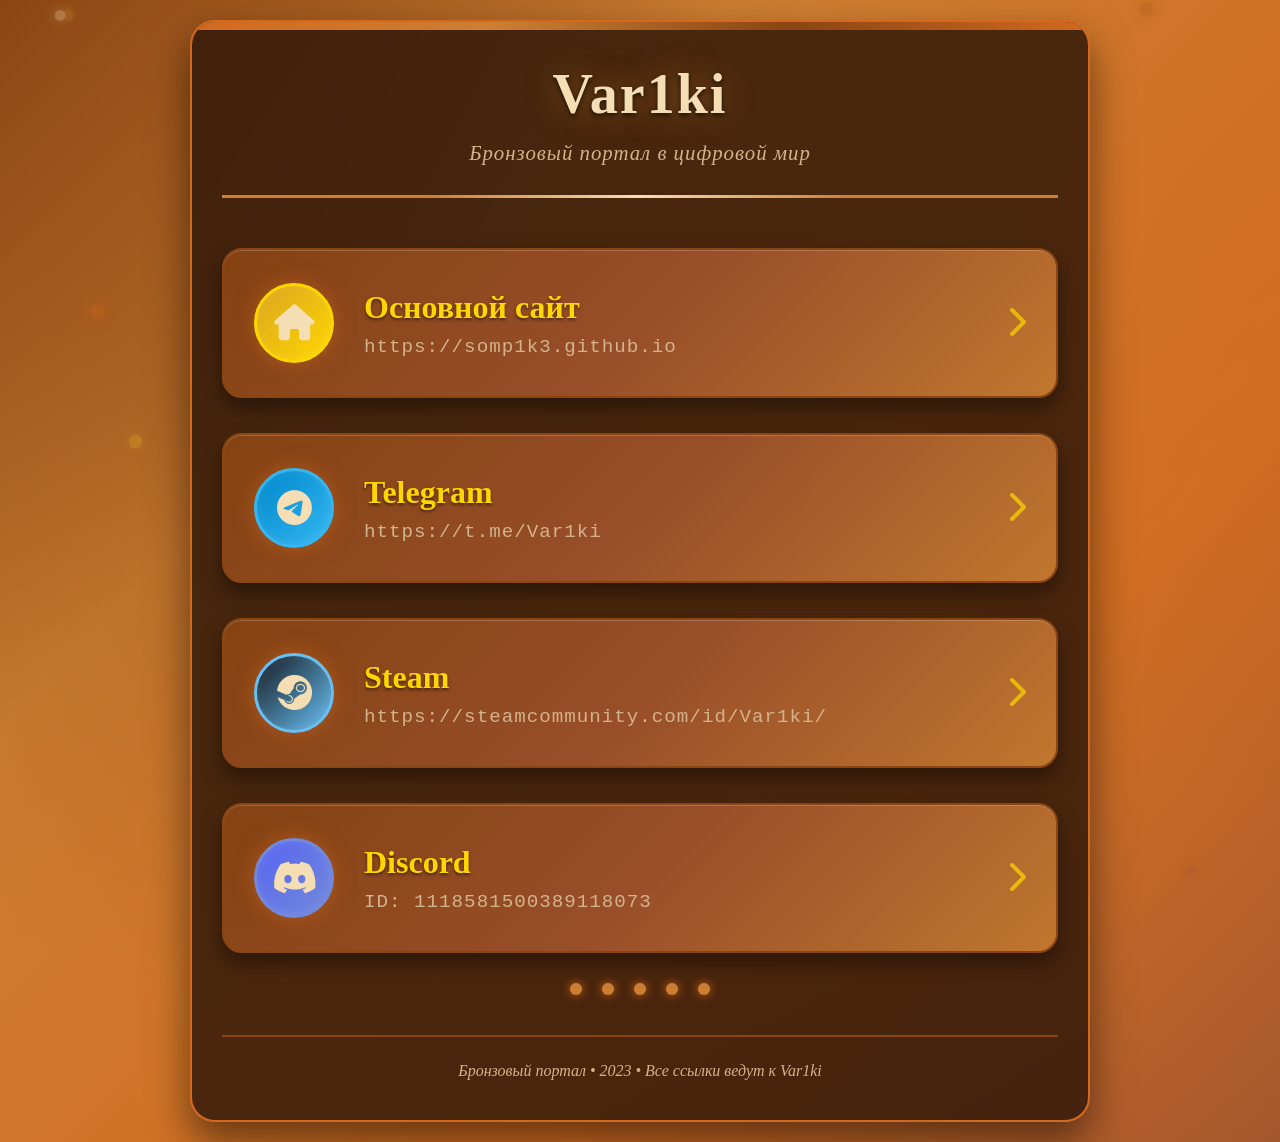
<file: K/index.html>
<!DOCTYPE html>
<html lang="ru">
<head>
    <meta charset="UTF-8">
    <meta name="viewport" content="width=device-width, initial-scale=1.0">
    <title>Права на Var1ki </title>
    <link rel="stylesheet" href="https://cdnjs.cloudflare.com/ajax/libs/font-awesome/6.4.0/css/all.min.css">
    <style>
        * {
            margin: 0;
            padding: 0;
            box-sizing: border-box;
            font-family: 'Georgia', 'Times New Roman', serif;
        }
        
        body {
            min-height: 100vh;
            display: flex;
            flex-direction: column;
            align-items: center;
            justify-content: center;
            background: linear-gradient(135deg, 
                #8B4513 0%, 
                #CD7F32 30%, 
                #D2691E 70%, 
                #A0522D 100%);
            color: #F5DEB3;
            padding: 20px;
            position: relative;
            overflow-x: hidden;
        }
        
        body::before {
            content: '';
            position: absolute;
            top: 0;
            left: 0;
            width: 100%;
            height: 100%;
            background: 
                radial-gradient(circle at 20% 30%, rgba(139, 69, 19, 0.4) 0%, transparent 50%),
                radial-gradient(circle at 80% 70%, rgba(205, 127, 50, 0.3) 0%, transparent 50%);
            z-index: -1;
        }
        
        .container {
            max-width: 900px;
            width: 100%;
            background-color: rgba(50, 25, 10, 0.85);
            border-radius: 25px;
            padding: 40px 30px;
            box-shadow: 
                0 20px 40px rgba(0, 0, 0, 0.5),
                inset 0 1px 0 rgba(255, 255, 255, 0.1);
            text-align: center;
            backdrop-filter: blur(5px);
            border: 2px solid #D2691E;
            position: relative;
            overflow: hidden;
        }
        
        .container::before {
            content: '';
            position: absolute;
            top: 0;
            left: 0;
            width: 100%;
            height: 8px;
            background: linear-gradient(90deg, 
                #D2691E, #CD7F32, #8B4513, #D2691E);
            z-index: 1;
        }
        
        .header {
            margin-bottom: 50px;
            padding-bottom: 30px;
            border-bottom: 3px solid #CD7F32;
            position: relative;
        }
        
        .header::after {
            content: '';
            position: absolute;
            bottom: -3px;
            left: 25%;
            width: 50%;
            height: 3px;
            background: linear-gradient(90deg, transparent, #F5DEB3, transparent);
        }
        
        h1 {
            font-size: 3.5rem;
            margin-bottom: 15px;
            color: #F5DEB3;
            text-shadow: 
                0 2px 5px rgba(0, 0, 0, 0.7),
                0 0 30px rgba(205, 127, 50, 0.5);
            letter-spacing: 2px;
            font-weight: bold;
        }
        
        .subtitle {
            font-size: 1.3rem;
            color: #D2B48C;
            font-style: italic;
            letter-spacing: 1px;
        }
        
        .links {
            display: flex;
            flex-direction: column;
            gap: 35px;
            margin-bottom: 20px;
        }
        
        .link-item {
            display: flex;
            align-items: center;
            background: linear-gradient(135deg, 
                rgba(139, 69, 19, 0.9) 0%, 
                rgba(160, 82, 45, 0.9) 50%, 
                rgba(205, 127, 50, 0.9) 100%);
            border-radius: 20px;
            padding: 30px;
            text-decoration: none;
            color: #F5DEB3;
            transition: all 0.4s ease;
            border: 2px solid #8B4513;
            position: relative;
            overflow: hidden;
            box-shadow: 
                0 10px 20px rgba(0, 0, 0, 0.4),
                inset 0 1px 0 rgba(255, 255, 255, 0.2);
            min-height: 150px;
        }
        
        .link-item::before {
            content: '';
            position: absolute;
            top: 0;
            left: -100%;
            width: 100%;
            height: 100%;
            background: linear-gradient(90deg, 
                transparent, 
                rgba(255, 255, 255, 0.1), 
                transparent);
            transition: left 0.8s ease;
        }
        
        .link-item:hover::before {
            left: 100%;
        }
        
        .link-item:hover {
            transform: translateY(-10px) scale(1.02);
            box-shadow: 
                0 20px 30px rgba(0, 0, 0, 0.6),
                0 0 40px rgba(205, 127, 50, 0.4),
                inset 0 1px 0 rgba(255, 255, 255, 0.3);
            border-color: #D2691E;
            background: linear-gradient(135deg, 
                rgba(160, 82, 45, 0.95) 0%, 
                rgba(205, 127, 50, 0.95) 50%, 
                rgba(210, 105, 30, 0.95) 100%);
        }
        
        .link-icon {
            width: 80px;
            height: 80px;
            border-radius: 50%;
            display: flex;
            align-items: center;
            justify-content: center;
            font-size: 36px;
            margin-right: 30px;
            flex-shrink: 0;
            background: rgba(50, 25, 10, 0.8);
            border: 3px solid #D2691E;
            box-shadow: 
                0 0 20px rgba(210, 105, 30, 0.5),
                inset 0 0 10px rgba(255, 255, 255, 0.1);
            color: #F5DEB3;
        }
        
        .website .link-icon {
            background: linear-gradient(135deg, #DAA520, #FFD700);
            border-color: #FFD700;
        }
        
        .telegram .link-icon {
            background: linear-gradient(135deg, #0088cc, #34b7f1);
            border-color: #34b7f1;
        }
        
        .steam .link-icon {
            background: linear-gradient(135deg, #171a21, #66c0f4);
            border-color: #66c0f4;
        }
        
        .discord .link-icon {
            background: linear-gradient(135deg, #5865f2, #7289da);
            border-color: #7289da;
        }
        
        .link-content {
            text-align: left;
            flex-grow: 1;
        }
        
        .link-title {
            font-size: 2rem;
            margin-bottom: 10px;
            font-weight: bold;
            color: #FFD700;
            text-shadow: 0 2px 3px rgba(0, 0, 0, 0.5);
        }
        
        .link-url {
            color: #D2B48C;
            font-size: 1.2rem;
            word-break: break-all;
            font-family: 'Courier New', monospace;
            letter-spacing: 1px;
        }
        
        .link-arrow {
            font-size: 32px;
            opacity: 0.7;
            transition: all 0.3s ease;
            color: #FFD700;
            margin-left: 20px;
        }
        
        .link-item:hover .link-arrow {
            transform: translateX(10px);
            opacity: 1;
            text-shadow: 0 0 10px rgba(255, 215, 0, 0.7);
        }
        
        .footer {
            margin-top: 40px;
            color: #D2B48C;
            font-size: 1rem;
            padding-top: 25px;
            border-top: 2px solid #8B4513;
            font-style: italic;
        }
        
        .bronze-decoration {
            display: flex;
            justify-content: center;
            gap: 20px;
            margin-top: 30px;
        }
        
        .bronze-dot {
            width: 12px;
            height: 12px;
            border-radius: 50%;
            background: #CD7F32;
            box-shadow: 0 0 10px #D2691E;
        }
        
        @media (max-width: 768px) {
            .container {
                padding: 30px 20px;
                border-radius: 20px;
            }
            
            h1 {
                font-size: 2.8rem;
            }
            
            .link-item {
                padding: 25px 20px;
                min-height: 130px;
            }
            
            .link-icon {
                width: 70px;
                height: 70px;
                font-size: 30px;
                margin-right: 20px;
            }
            
            .link-title {
                font-size: 1.8rem;
            }
            
            .link-url {
                font-size: 1rem;
            }
        }
        
        @media (max-width: 576px) {
            .container {
                padding: 25px 15px;
            }
            
            h1 {
                font-size: 2.3rem;
            }
            
            .link-item {
                flex-direction: column;
                text-align: center;
                padding: 30px 20px;
            }
            
            .link-icon {
                margin-right: 0;
                margin-bottom: 20px;
            }
            
            .link-content {
                text-align: center;
                margin-bottom: 15px;
            }
            
            .link-arrow {
                margin-left: 0;
                margin-top: 10px;
            }
            
            .subtitle {
                font-size: 1.1rem;
            }
        }
        
        /* Эффект металлического блеска */
        .metal-shine {
            position: absolute;
            top: -50%;
            left: -50%;
            width: 200%;
            height: 200%;
            background: linear-gradient(
                to bottom right,
                rgba(255, 255, 255, 0) 0%,
                rgba(255, 255, 255, 0.1) 50%,
                rgba(255, 255, 255, 0) 100%
            );
            transform: rotate(30deg);
            z-index: 0;
            opacity: 0;
            transition: opacity 0.3s;
        }
        
        .link-item:hover .metal-shine {
            opacity: 1;
        }
    </style>
</head>
<body>
    <div class="container">
        <div class="header">
            <h1>Var1ki</h1>
            <p class="subtitle">Бронзовый портал в цифровой мир</p>
        </div>
        
        <div class="links">
            <a href="https://somp1k3.github.io" class="link-item website" target="_blank">
                <div class="metal-shine"></div>
                <div class="link-icon">
                    <i class="fas fa-home"></i>
                </div>
                <div class="link-content">
                    <div class="link-title">Основной сайт</div>
                    <div class="link-url">https://somp1k3.github.io</div>
                </div>
                <div class="link-arrow">
                    <i class="fas fa-chevron-right"></i>
                </div>
            </a>
            
            <a href="https://t.me/Var1ki" class="link-item telegram" target="_blank">
                <div class="metal-shine"></div>
                <div class="link-icon">
                    <i class="fab fa-telegram"></i>
                </div>
                <div class="link-content">
                    <div class="link-title">Telegram</div>
                    <div class="link-url">https://t.me/Var1ki</div>
                </div>
                <div class="link-arrow">
                    <i class="fas fa-chevron-right"></i>
                </div>
            </a>
            
            <a href="https://steamcommunity.com/id/Var1ki/" class="link-item steam" target="_blank">
                <div class="metal-shine"></div>
                <div class="link-icon">
                    <i class="fab fa-steam"></i>
                </div>
                <div class="link-content">
                    <div class="link-title">Steam</div>
                    <div class="link-url">https://steamcommunity.com/id/Var1ki/</div>
                </div>
                <div class="link-arrow">
                    <i class="fas fa-chevron-right"></i>
                </div>
            </a>
            
            <a href="https://discord.com/users/1118581500389118073" class="link-item discord" target="_blank">
                <div class="metal-shine"></div>
                <div class="link-icon">
                    <i class="fab fa-discord"></i>
                </div>
                <div class="link-content">
                    <div class="link-title">Discord</div>
                    <div class="link-url">ID: 1118581500389118073</div>
                </div>
                <div class="link-arrow">
                    <i class="fas fa-chevron-right"></i>
                </div>
            </a>
        </div>
        
        <div class="bronze-decoration">
            <div class="bronze-dot"></div>
            <div class="bronze-dot"></div>
            <div class="bronze-dot"></div>
            <div class="bronze-dot"></div>
            <div class="bronze-dot"></div>
        </div>
        
        <div class="footer">
            <p>Бронзовый портал • 2023 • Все ссылки ведут к Var1ki</p>
        </div>
    </div>
    
    <script>
        // Добавляем динамический эффект металлического блеска
        document.querySelectorAll('.link-item').forEach(link => {
            link.addEventListener('mouseenter', function() {
                const icon = this.querySelector('.link-icon');
                icon.style.transform = 'scale(1.1) rotate(5deg)';
                icon.style.boxShadow = '0 0 25px rgba(210, 105, 30, 0.8), inset 0 0 15px rgba(255, 255, 255, 0.2)';
                
                // Особый эффект для основного сайта
                if (this.classList.contains('website')) {
                    icon.style.boxShadow = '0 0 30px rgba(255, 215, 0, 0.8), inset 0 0 15px rgba(255, 255, 255, 0.3)';
                }
            });
            
            link.addEventListener('mouseleave', function() {
                const icon = this.querySelector('.link-icon');
                icon.style.transform = 'scale(1) rotate(0deg)';
                icon.style.boxShadow = '0 0 20px rgba(210, 105, 30, 0.5), inset 0 0 10px rgba(255, 255, 255, 0.1)';
                
                // Возвращаем стандартную тень для основного сайта
                if (this.classList.contains('website')) {
                    icon.style.boxShadow = '0 0 20px rgba(255, 215, 0, 0.5), inset 0 0 10px rgba(255, 255, 255, 0.1)';
                }
            });
        });
        
        // Добавляем эффект плавающих частиц бронзового цвета
        function createBronzeParticles() {
            const particlesContainer = document.createElement('div');
            particlesContainer.style.cssText = 'position: fixed; top: 0; left: 0; width: 100%; height: 100%; pointer-events: none; z-index: -1;';
            document.body.appendChild(particlesContainer);
            
            const colors = ['#8B4513', '#CD7F32', '#D2691E', '#A0522D', '#F5DEB3', '#DAA520'];
            
            for (let i = 0; i < 15; i++) {
                const particle = document.createElement('div');
                const size = Math.random() * 10 + 5;
                const color = colors[Math.floor(Math.random() * colors.length)];
                
                particle.style.cssText = `
                    position: absolute;
                    width: ${size}px;
                    height: ${size}px;
                    background: ${color};
                    border-radius: 50%;
                    opacity: ${Math.random() * 0.3 + 0.1};
                    top: ${Math.random() * 100}%;
                    left: ${Math.random() * 100}%;
                    box-shadow: 0 0 ${size}px ${color};
                    animation: floatParticle ${Math.random() * 20 + 10}s infinite linear;
                `;
                
                particlesContainer.appendChild(particle);
            }
            
            const style = document.createElement('style');
            style.textContent = `
                @keyframes floatParticle {
                    0% {
                        transform: translateY(0) translateX(0) rotate(0deg);
                        opacity: ${Math.random() * 0.3 + 0.1};
                    }
                    33% {
                        transform: translateY(-30vh) translateX(20vw) rotate(120deg);
                        opacity: ${Math.random() * 0.5 + 0.2};
                    }
                    66% {
                        transform: translateY(20vh) translateX(-15vw) rotate(240deg);
                        opacity: ${Math.random() * 0.3 + 0.1};
                    }
                    100% {
                        transform: translateY(0) translateX(0) rotate(360deg);
                        opacity: ${Math.random() * 0.3 + 0.1};
                    }
                }
            `;
            document.head.appendChild(style);
        }
        
        // Запускаем создание частиц после загрузки страницы
        window.addEventListener('DOMContentLoaded', createBronzeParticles);
        
        // Эффект для основного сайта - особое свечение
        const mainSiteLink = document.querySelector('.website');
        if (mainSiteLink) {
            mainSiteLink.addEventListener('mouseenter', function() {
                this.style.boxShadow = 
                    '0 20px 30px rgba(0, 0, 0, 0.6), ' +
                    '0 0 50px rgba(218, 165, 32, 0.6), ' +
                    'inset 0 1px 0 rgba(255, 255, 255, 0.3)';
            });
            
            mainSiteLink.addEventListener('mouseleave', function() {
                this.style.boxShadow = 
                    '0 10px 20px rgba(0, 0, 0, 0.4), ' +
                    'inset 0 1px 0 rgba(255, 255, 255, 0.2)';
            });
        }
    </script>
</body>
</html>
</file>
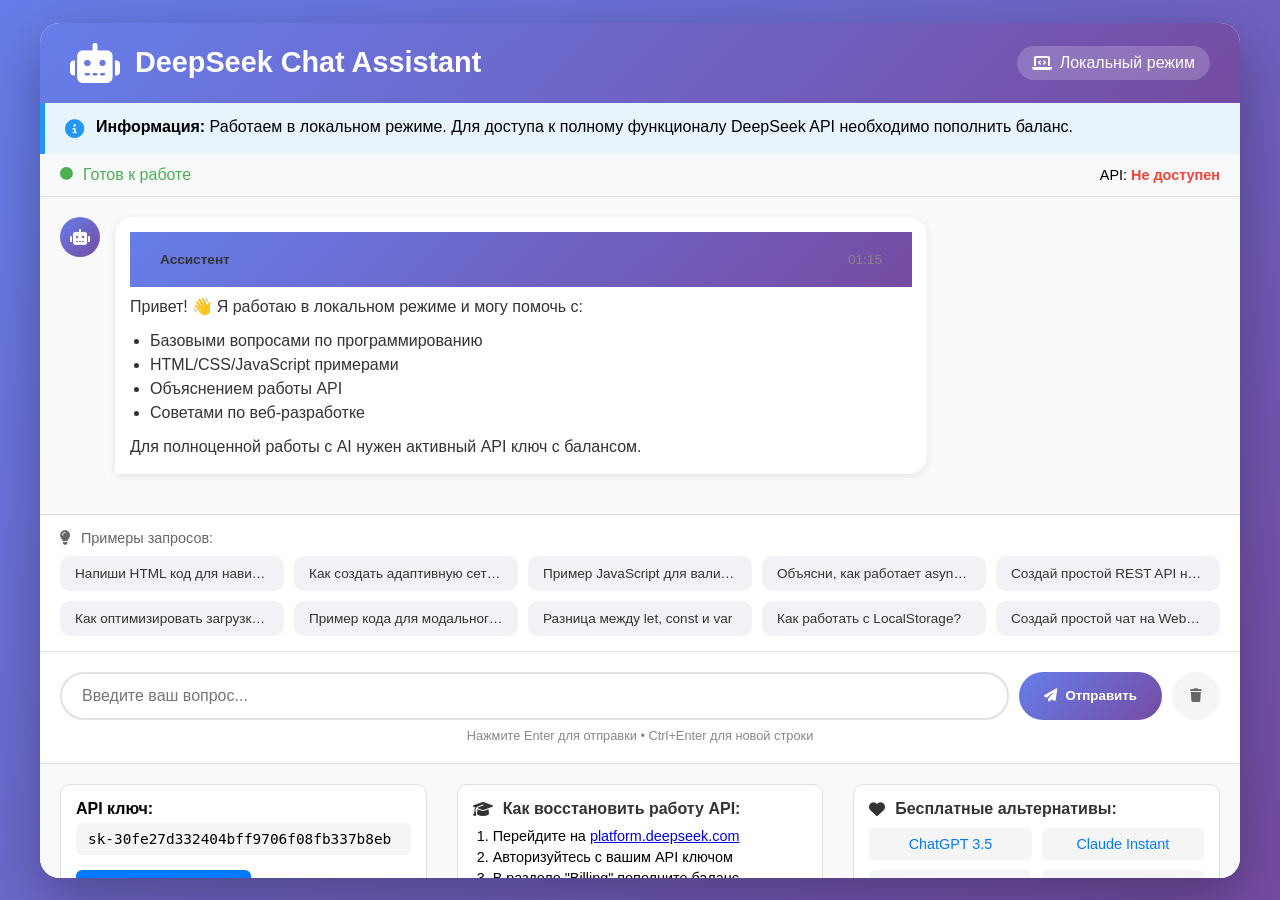
<file: KiAll/index.html>
<!DOCTYPE html>
<html lang="ru">
<head>
    <meta charset="UTF-8">
    <meta name="viewport" content="width=device-width, initial-scale=1.0">
    <title>DeepSeek Chat Assistant</title>
    <link rel="stylesheet" href="style.css">
    <link rel="stylesheet" href="https://cdnjs.cloudflare.com/ajax/libs/font-awesome/6.4.0/css/all.min.css">
</head>
<body>
    <div class="container">
        <header class="header">
            <div class="logo">
                <i class="fas fa-robot"></i>
                <h1>DeepSeek Chat Assistant</h1>
            </div>
            <div class="mode-indicator" id="modeIndicator">
                <i class="fas fa-laptop-code"></i>
                <span>Локальный режим</span>
            </div>
        </header>

        <div class="info-box">
            <i class="fas fa-info-circle"></i>
            <div>
                <strong>Информация:</strong> Работаем в локальном режиме. Для доступа к полному функционалу DeepSeek API необходимо пополнить баланс.
            </div>
        </div>

        <div class="chat-container">
            <div class="status-bar" id="statusBar">
                <div class="status-content">
                    <i class="fas fa-circle"></i>
                    <span>Готов к работе</span>
                </div>
                <div class="api-status" id="apiStatus">
                    API: <span class="offline">Не активен</span>
                </div>
            </div>

            <div class="messages-container" id="messagesContainer">
                <div class="message bot">
                    <div class="avatar">
                        <i class="fas fa-robot"></i>
                    </div>
                    <div class="content">
                        <div class="header">
                            <span class="sender">Ассистент</span>
                            <span class="time" id="currentTime"></span>
                        </div>
                        <div class="text">
                            Привет! 👋 Я работаю в локальном режиме и могу помочь с:
                            <ul>
                                <li>Базовыми вопросами по программированию</li>
                                <li>HTML/CSS/JavaScript примерами</li>
                                <li>Объяснением работы API</li>
                                <li>Советами по веб-разработке</li>
                            </ul>
                            Для полноценной работы с AI нужен активный API ключ с балансом.
                        </div>
                    </div>
                </div>
            </div>

            <div class="examples">
                <div class="examples-title">
                    <i class="fas fa-lightbulb"></i>
                    <span>Примеры запросов:</span>
                </div>
                <div class="examples-grid" id="examplesGrid">
                    <!-- Примеры будут загружены через JavaScript -->
                </div>
            </div>

            <div class="input-container">
                <div class="input-wrapper">
                    <input type="text" 
                           id="userInput" 
                           placeholder="Введите ваш вопрос..." 
                           autocomplete="off"
                           aria-label="Поле ввода сообщения">
                    <button id="sendButton" class="send-btn" onclick="sendMessage()">
                        <i class="fas fa-paper-plane"></i>
                        <span>Отправить</span>
                    </button>
                    <button id="clearButton" class="clear-btn" onclick="clearChat()" title="Очистить чат">
                        <i class="fas fa-trash"></i>
                    </button>
                </div>
                <div class="input-hints">
                    <span>Нажмите Enter для отправки • Ctrl+Enter для новой строки</span>
                </div>
            </div>
        </div>

        <div class="footer">
            <div class="footer-content">
                <div class="api-info">
                    <div class="api-key">
                        <strong>API ключ:</strong>
                        <code>sk-30fe27d332404bff9706f08fb337b8eb</code>
                    </div>
                    <div class="api-actions">
                        <a href="https://platform.deepseek.com" target="_blank" class="api-link">
                            <i class="fas fa-external-link-alt"></i>
                            Проверить баланс
                        </a>
                        <button onclick="checkAPIStatus()" class="test-btn">
                            <i class="fas fa-sync-alt"></i>
                            Проверить API
                        </button>
                    </div>
                </div>
                
                <div class="instructions">
                    <h4><i class="fas fa-graduation-cap"></i> Как восстановить работу API:</h4>
                    <ol>
                        <li>Перейдите на <a href="https://platform.deepseek.com" target="_blank">platform.deepseek.com</a></li>
                        <li>Авторизуйтесь с вашим API ключом</li>
                        <li>В разделе "Billing" пополните баланс</li>
                        <li>Вернитесь сюда - API заработает автоматически</li>
                    </ol>
                </div>

                <div class="free-alternatives">
                    <h4><i class="fas fa-heart"></i> Бесплатные альтернативы:</h4>
                    <div class="alternatives-grid">
                        <a href="https://chat.openai.com" target="_blank">ChatGPT 3.5</a>
                        <a href="https://claude.ai" target="_blank">Claude Instant</a>
                        <a href="https://gemini.google.com" target="_blank">Google Gemini</a>
                        <a href="https://huggingface.co/chat" target="_blank">Hugging Face</a>
                    </div>
                </div>
            </div>
            
            <div class="footer-bottom">
                <div class="stats">
                    <span id="messageCount">Сообщений: 1</span>
                    <span id="responseTime">Время ответа: —</span>
                </div>
                <div class="version">
                    v1.0.0 • Локальный чат с AI ассистентом
                </div>
            </div>
        </div>
    </div>

    <!-- Модальное окно для настроек -->
    <div id="settingsModal" class="modal">
        <div class="modal-content">
            <div class="modal-header">
                <h3><i class="fas fa-cog"></i> Настройки чата</h3>
                <button class="close-btn" onclick="closeModal()">&times;</button>
            </div>
            <div class="modal-body">
                <div class="setting-group">
                    <label>
                        <input type="checkbox" id="soundToggle" checked>
                        Включить звуки
                    </label>
                </div>
                <div class="setting-group">
                    <label>
                        <input type="checkbox" id="autoScrollToggle" checked>
                        Автопрокрутка сообщений
                    </label>
                </div>
                <div class="setting-group">
                    <label>
                        Сохранять историю:
                        <select id="historyLimit">
                            <option value="50">50 сообщений</option>
                            <option value="100" selected>100 сообщений</option>
                            <option value="200">200 сообщений</option>
                            <option value="0">Без ограничений</option>
                        </select>
                    </label>
                </div>
            </div>
            <div class="modal-footer">
                <button onclick="saveSettings()" class="save-btn">Сохранить</button>
            </div>
        </div>
    </div>

    <!-- Подключение JavaScript файлов -->
    <script src="utils.js"></script>
    <script src="local-responses.js"></script>
    <script src="api-service.js"></script>
    <script src="script.js"></script>
</body>
</html>
</file>
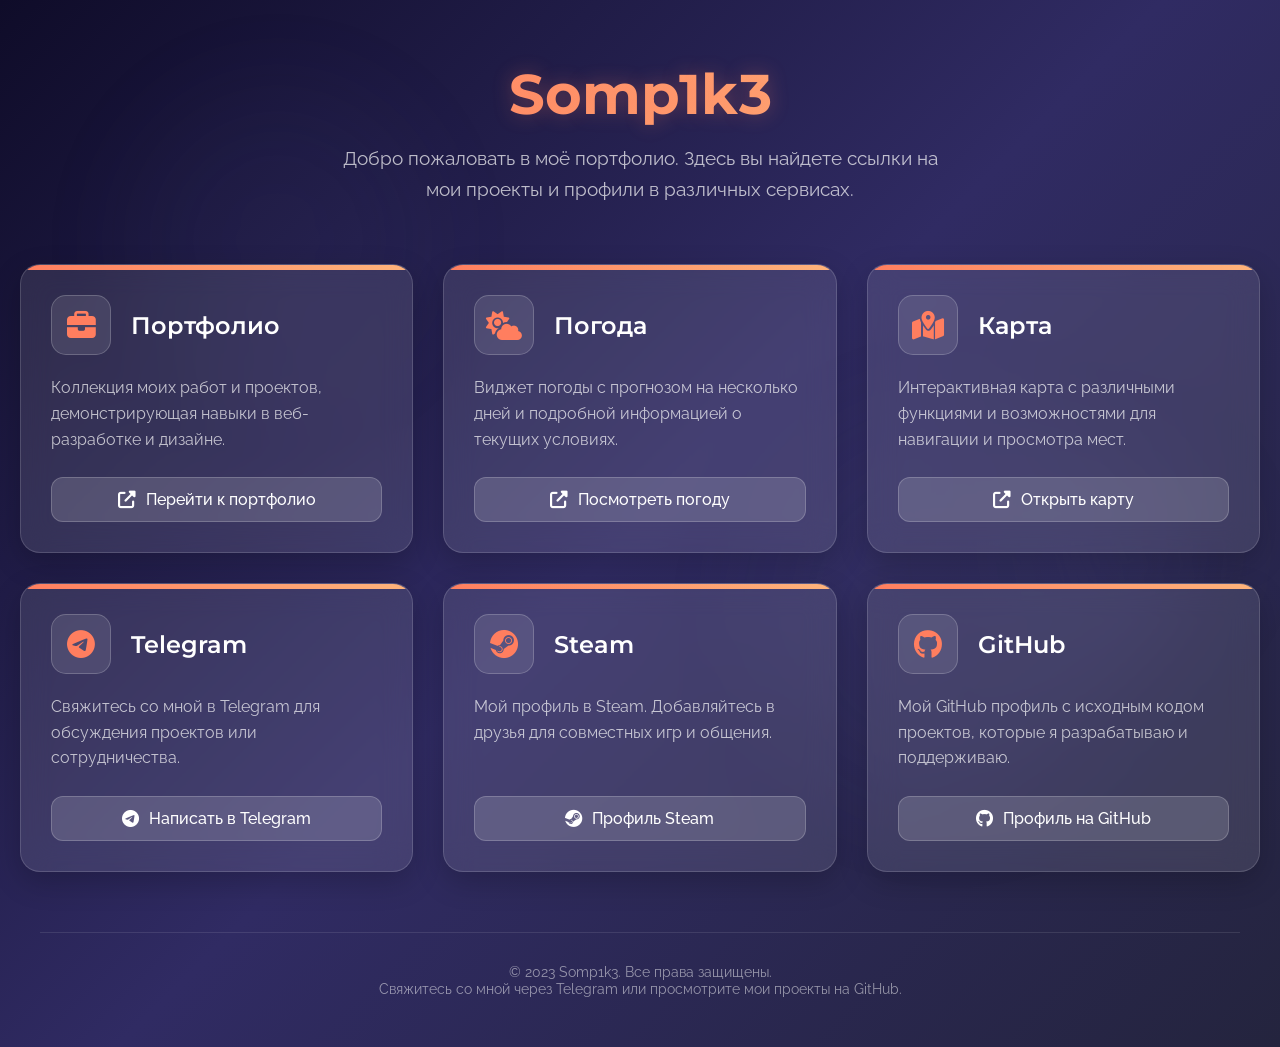
<file: pr/index.html>
<!DOCTYPE html>
<html lang="ru">
<head>
    <meta charset="UTF-8">
    <meta name="viewport" content="width=device-width, initial-scale=1.0">
    <title>Портфолио | Somp1k3</title>
    <link rel="stylesheet" href="https://cdnjs.cloudflare.com/ajax/libs/font-awesome/6.4.0/css/all.min.css">
    <link rel="preconnect" href="https://fonts.googleapis.com">
    <link rel="preconnect" href="https://fonts.gstatic.com" crossorigin>
    <link href="https://fonts.googleapis.com/css2?family=Montserrat:wght@400;600;700&family=Raleway:wght@300;400;500&display=swap" rel="stylesheet">
    <style>
        * {
            margin: 0;
            padding: 0;
            box-sizing: border-box;
        }

        body {
            font-family: 'Raleway', sans-serif;
            background: linear-gradient(135deg, #0f0c29, #302b63, #24243e);
            color: #fff;
            min-height: 100vh;
            display: flex;
            flex-direction: column;
            align-items: center;
            padding: 20px;
            position: relative;
            overflow-x: hidden;
        }

        /* Анимированный фон */
        .bg-animation {
            position: fixed;
            top: 0;
            left: 0;
            width: 100%;
            height: 100%;
            z-index: -1;
            opacity: 0.3;
        }

        .bg-circle {
            position: absolute;
            border-radius: 50%;
            background: rgba(120, 119, 198, 0.2);
            filter: blur(60px);
        }

        .circle-1 {
            width: 300px;
            height: 300px;
            top: 10%;
            left: 10%;
            animation: float 25s infinite linear;
        }

        .circle-2 {
            width: 400px;
            height: 400px;
            bottom: 10%;
            right: 10%;
            animation: float 30s infinite linear reverse;
        }

        .circle-3 {
            width: 200px;
            height: 200px;
            top: 50%;
            left: 80%;
            animation: float 20s infinite linear;
        }

        @keyframes float {
            0% {
                transform: translate(0, 0) rotate(0deg);
            }
            100% {
                transform: translate(100px, 100px) rotate(360deg);
            }
        }

        /* Заголовок */
        .header {
            text-align: center;
            margin: 40px 0 60px;
            max-width: 800px;
            width: 100%;
        }

        h1 {
            font-family: 'Montserrat', sans-serif;
            font-size: 3.5rem;
            font-weight: 700;
            margin-bottom: 15px;
            background: linear-gradient(to right, #ff7e5f, #feb47b);
            -webkit-background-clip: text;
            -webkit-text-fill-color: transparent;
            text-shadow: 0 0 20px rgba(255, 126, 95, 0.3);
        }

        .subtitle {
            font-size: 1.2rem;
            color: rgba(255, 255, 255, 0.7);
            max-width: 600px;
            margin: 0 auto;
            line-height: 1.6;
        }

        /* Основной контент */
        .container {
            display: grid;
            grid-template-columns: repeat(auto-fill, minmax(320px, 1fr));
            gap: 30px;
            max-width: 1400px;
            width: 100%;
            margin-bottom: 60px;
        }

        /* Виджеты */
        .widget {
            background: rgba(255, 255, 255, 0.1);
            backdrop-filter: blur(15px);
            border-radius: 20px;
            padding: 30px;
            transition: all 0.4s ease;
            border: 1px solid rgba(255, 255, 255, 0.15);
            box-shadow: 0 10px 30px rgba(0, 0, 0, 0.2);
            position: relative;
            overflow: hidden;
            display: flex;
            flex-direction: column;
            height: 100%;
        }

        .widget::before {
            content: '';
            position: absolute;
            top: 0;
            left: 0;
            width: 100%;
            height: 5px;
            background: linear-gradient(to right, #ff7e5f, #feb47b);
        }

        .widget:hover {
            transform: translateY(-10px);
            box-shadow: 0 15px 40px rgba(0, 0, 0, 0.3);
            border-color: rgba(255, 255, 255, 0.3);
        }

        .widget-header {
            display: flex;
            align-items: center;
            margin-bottom: 20px;
        }

        .widget-icon {
            width: 60px;
            height: 60px;
            background: rgba(255, 255, 255, 0.1);
            border-radius: 15px;
            display: flex;
            align-items: center;
            justify-content: center;
            margin-right: 20px;
            font-size: 1.8rem;
            color: #ff7e5f;
            border: 1px solid rgba(255, 255, 255, 0.2);
        }

        .widget-title {
            font-family: 'Montserrat', sans-serif;
            font-size: 1.5rem;
            font-weight: 600;
        }

        .widget-description {
            color: rgba(255, 255, 255, 0.7);
            line-height: 1.6;
            margin-bottom: 25px;
            flex-grow: 1;
        }

        .widget-link {
            display: inline-flex;
            align-items: center;
            justify-content: center;
            background: rgba(255, 255, 255, 0.15);
            color: #fff;
            text-decoration: none;
            padding: 12px 25px;
            border-radius: 12px;
            font-weight: 500;
            transition: all 0.3s ease;
            border: 1px solid rgba(255, 255, 255, 0.2);
            position: relative;
            overflow: hidden;
            z-index: 1;
        }

        .widget-link::before {
            content: '';
            position: absolute;
            top: 0;
            left: -100%;
            width: 100%;
            height: 100%;
            background: linear-gradient(to right, rgba(255, 255, 255, 0.1), rgba(255, 255, 255, 0.3));
            transition: left 0.4s ease;
            z-index: -1;
        }

        .widget-link:hover {
            background: rgba(255, 255, 255, 0.25);
            transform: translateY(-2px);
            box-shadow: 0 5px 15px rgba(0, 0, 0, 0.2);
        }

        .widget-link:hover::before {
            left: 0;
        }

        .widget-link i {
            margin-right: 10px;
            font-size: 1.1rem;
        }

        /* Футер */
        .footer {
            text-align: center;
            padding: 30px 0;
            color: rgba(255, 255, 255, 0.5);
            font-size: 0.9rem;
            border-top: 1px solid rgba(255, 255, 255, 0.1);
            width: 100%;
            max-width: 1200px;
            margin-top: auto;
        }

        /* Адаптивность */
        @media (max-width: 768px) {
            h1 {
                font-size: 2.5rem;
            }

            .container {
                grid-template-columns: 1fr;
                gap: 20px;
                padding: 0 15px;
            }

            .widget {
                padding: 25px;
            }
        }

        @media (max-width: 480px) {
            h1 {
                font-size: 2rem;
            }

            .subtitle {
                font-size: 1rem;
            }

            .widget-header {
                flex-direction: column;
                align-items: flex-start;
            }

            .widget-icon {
                margin-bottom: 15px;
            }
        }
    </style>
</head>
<body>
    <!-- Анимированный фон -->
    <div class="bg-animation">
        <div class="bg-circle circle-1"></div>
        <div class="bg-circle circle-2"></div>
        <div class="bg-circle circle-3"></div>
    </div>

    <!-- Заголовок -->
    <header class="header">
        <h1>Somp1k3</h1>
        <p class="subtitle">Добро пожаловать в моё портфолио. Здесь вы найдете ссылки на мои проекты и профили в различных сервисах.</p>
    </header>

    <!-- Основной контент -->
    <main class="container">
        <!-- Виджет портфолио -->
        <div class="widget">
            <div class="widget-header">
                <div class="widget-icon">
                    <i class="fas fa-briefcase"></i>
                </div>
                <h2 class="widget-title">Портфолио</h2>
            </div>
            <p class="widget-description">Коллекция моих работ и проектов, демонстрирующая навыки в веб-разработке и дизайне.</p>
            <a href="https://somp1k3.github.io/smp3/portfolio/" target="_blank" class="widget-link">
                <i class="fas fa-external-link-alt"></i> Перейти к портфолио
            </a>
        </div>

        <!-- Виджет погоды -->
        <div class="widget">
            <div class="widget-header">
                <div class="widget-icon">
                    <i class="fas fa-cloud-sun"></i>
                </div>
                <h2 class="widget-title">Погода</h2>
            </div>
            <p class="widget-description">Виджет погоды с прогнозом на несколько дней и подробной информацией о текущих условиях.</p>
            <a href="https://somp1k3.github.io/smp3/weather/" target="_blank" class="widget-link">
                <i class="fas fa-external-link-alt"></i> Посмотреть погоду
            </a>
        </div>

        <!-- Виджет карты -->
        <div class="widget">
            <div class="widget-header">
                <div class="widget-icon">
                    <i class="fas fa-map-marked-alt"></i>
                </div>
                <h2 class="widget-title">Карта</h2>
            </div>
            <p class="widget-description">Интерактивная карта с различными функциями и возможностями для навигации и просмотра мест.</p>
            <a href="https://somp1k3.github.io/smp3/maps/" target="_blank" class="widget-link">
                <i class="fas fa-external-link-alt"></i> Открыть карту
            </a>
        </div>

        <!-- Виджет Telegram -->
        <div class="widget">
            <div class="widget-header">
                <div class="widget-icon">
                    <i class="fab fa-telegram"></i>
                </div>
                <h2 class="widget-title">Telegram</h2>
            </div>
            <p class="widget-description">Свяжитесь со мной в Telegram для обсуждения проектов или сотрудничества.</p>
            <a href="https://t.me/testuhipis" target="_blank" class="widget-link">
                <i class="fab fa-telegram"></i> Написать в Telegram
            </a>
        </div>

        <!-- Виджет Steam -->
        <div class="widget">
            <div class="widget-header">
                <div class="widget-icon">
                    <i class="fab fa-steam"></i>
                </div>
                <h2 class="widget-title">Steam</h2>
            </div>
            <p class="widget-description">Мой профиль в Steam. Добавляйтесь в друзья для совместных игр и общения.</p>
            <a href="https://steamcommunity.com/id/somp1k3/" target="_blank" class="widget-link">
                <i class="fab fa-steam"></i> Профиль Steam
            </a>
        </div>

        <!-- Виджет GitHub -->
        <div class="widget">
            <div class="widget-header">
                <div class="widget-icon">
                    <i class="fab fa-github"></i>
                </div>
                <h2 class="widget-title">GitHub</h2>
            </div>
            <p class="widget-description">Мой GitHub профиль с исходным кодом проектов, которые я разрабатываю и поддерживаю.</p>
            <a href="https://github.com/somp1k3" target="_blank" class="widget-link">
                <i class="fab fa-github"></i> Профиль на GitHub
            </a>
        </div>
    </main>

    <!-- Футер -->
    <footer class="footer">
        <p>&copy; 2023 Somp1k3. Все права защищены.</p>
        <p>Свяжитесь со мной через Telegram или просмотрите мои проекты на GitHub.</p>
    </footer>

    <script>
        // Добавляем небольшие анимации при загрузке
        document.addEventListener('DOMContentLoaded', function() {
            const widgets = document.querySelectorAll('.widget');
            
            // Анимация появления виджетов с задержкой
            widgets.forEach((widget, index) => {
                widget.style.opacity = '0';
                widget.style.transform = 'translateY(20px)';
                
                setTimeout(() => {
                    widget.style.transition = 'opacity 0.5s ease, transform 0.5s ease';
                    widget.style.opacity = '1';
                    widget.style.transform = 'translateY(0)';
                }, 100 + index * 100);
            });
            
            // Эффект параллакса для фона
            document.addEventListener('mousemove', function(e) {
                const circles = document.querySelectorAll('.bg-circle');
                const x = e.clientX / window.innerWidth;
                const y = e.clientY / window.innerHeight;
                
                circles.forEach((circle, index) => {
                    const speed = 0.5 + index * 0.2;
                    const moveX = x * 50 * speed;
                    const moveY = y * 50 * speed;
                    
                    circle.style.transform = `translate(${moveX}px, ${moveY}px)`;
                });
            });
        });
    </script>
</body>
</html>
</file>
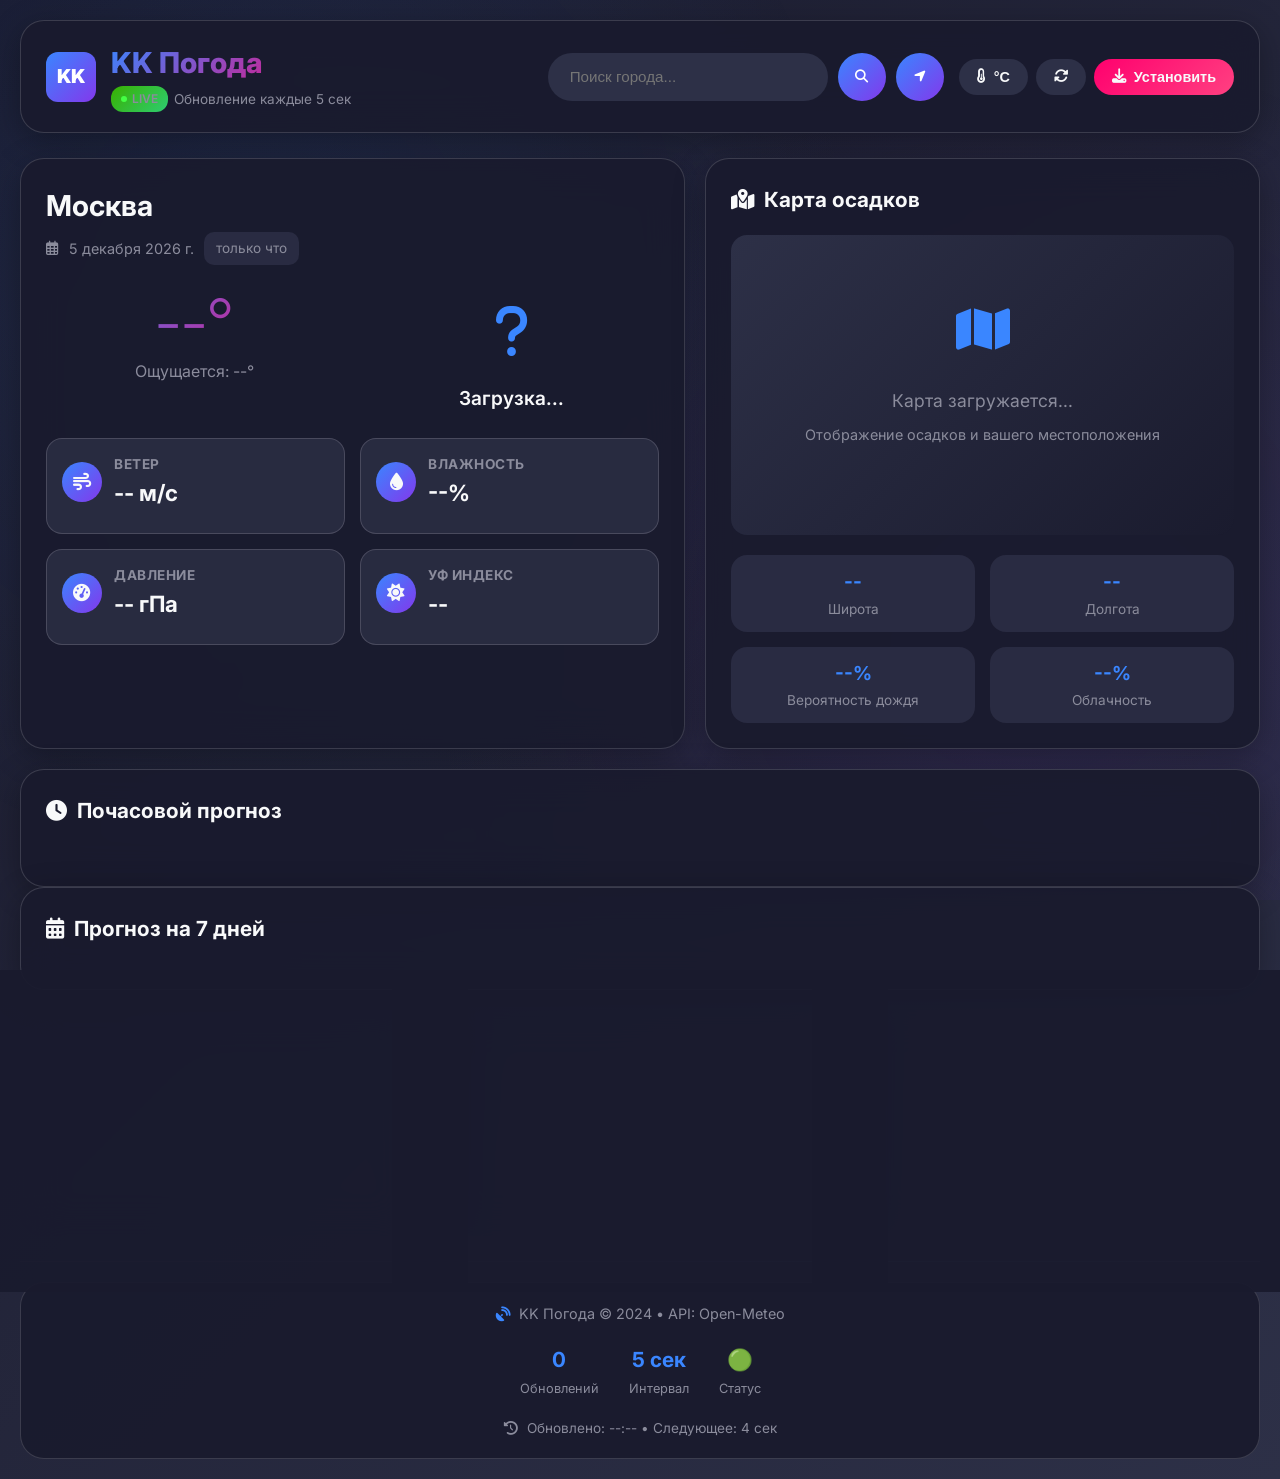
<file: weather/index.html>
<!DOCTYPE html>
<html lang="ru">
<head>
    <meta charset="UTF-8">
    <meta name="viewport" content="width=device-width, initial-scale=1.0">
    <meta name="apple-mobile-web-app-capable" content="yes">
    <meta name="apple-mobile-web-app-status-bar-style" content="black-translucent">
    <meta name="theme-color" content="#1a1b2e">
    <meta name="mobile-web-app-capable" content="yes">
    <title>KK Погода</title>
    <style>
        :root {
            --primary: #3a86ff;
            --primary-dark: #2667cc;
            --secondary: #8338ec;
            --accent: #ff006e;
            --success: #38b000;
            --warning: #ff9e00;
            --danger: #ef233c;
            --dark: #1a1b2e;
            --dark-light: #2d3047;
            --gray: #8b8c9c;
            --light: #f8f9fa;
            --card-bg: rgba(26, 27, 46, 0.95);
            --widget-bg: rgba(45, 48, 71, 0.8);
            --glass: rgba(255, 255, 255, 0.05);
            --border: rgba(255, 255, 255, 0.15);
            --shadow: 0 8px 32px rgba(0, 0, 0, 0.3);
            --shadow-lg: 0 16px 48px rgba(0, 0, 0, 0.4);
            --radius: 16px;
            --radius-sm: 10px;
            --radius-lg: 24px;
            --transition: all 0.3s cubic-bezier(0.4, 0, 0.2, 1);
        }

        * {
            margin: 0;
            padding: 0;
            box-sizing: border-box;
        }

        body {
            font-family: 'Inter', -apple-system, BlinkMacSystemFont, sans-serif;
            background: linear-gradient(135deg, #1a1b2e 0%, #2d3047 100%);
            color: var(--light);
            line-height: 1.5;
            min-height: 100vh;
            overflow-x: hidden;
        }

        /* Космический фон */
        .background {
            position: fixed;
            top: 0;
            left: 0;
            width: 100%;
            height: 100%;
            z-index: -2;
            background: 
                radial-gradient(circle at 20% 30%, rgba(58, 134, 255, 0.1) 0%, transparent 50%),
                radial-gradient(circle at 80% 70%, rgba(131, 56, 236, 0.1) 0%, transparent 50%);
        }

        /* Контейнер */
        .container {
            max-width: 1400px;
            margin: 0 auto;
            padding: 20px;
        }

        /* Хедер */
        .header {
            display: flex;
            justify-content: space-between;
            align-items: center;
            margin-bottom: 25px;
            padding: 20px 25px;
            background: var(--card-bg);
            border-radius: var(--radius-lg);
            border: 1px solid var(--border);
            box-shadow: var(--shadow);
            backdrop-filter: blur(20px);
        }

        .logo-section {
            display: flex;
            align-items: center;
            gap: 15px;
        }

        .logo {
            width: 50px;
            height: 50px;
            background: linear-gradient(135deg, var(--primary), var(--secondary));
            border-radius: 12px;
            display: flex;
            align-items: center;
            justify-content: center;
            font-weight: 900;
            font-size: 1.2rem;
            color: white;
        }

        .logo-text h1 {
            font-size: 1.8rem;
            font-weight: 800;
            background: linear-gradient(135deg, var(--primary), var(--accent));
            -webkit-background-clip: text;
            -webkit-text-fill-color: transparent;
            margin-bottom: 2px;
        }

        .logo-text p {
            color: var(--gray);
            font-size: 0.85rem;
            display: flex;
            align-items: center;
            gap: 6px;
        }

        .live-badge {
            background: linear-gradient(135deg, var(--success), #2ecc71);
            padding: 4px 10px;
            border-radius: 12px;
            font-size: 0.75rem;
            font-weight: 600;
            display: flex;
            align-items: center;
            gap: 5px;
        }

        .live-badge::before {
            content: '';
            width: 6px;
            height: 6px;
            background: #44ff44;
            border-radius: 50%;
            animation: pulse 2s infinite;
        }

        @keyframes pulse {
            0%, 100% { opacity: 1; }
            50% { opacity: 0.3; }
        }

        /* Поиск и управление */
        .controls {
            display: flex;
            gap: 15px;
            align-items: center;
        }

        .search-box {
            display: flex;
            gap: 10px;
        }

        .search-box input {
            padding: 12px 20px;
            border: 2px solid transparent;
            border-radius: 50px;
            font-size: 0.95rem;
            width: 280px;
            background: var(--dark-light);
            color: var(--light);
            transition: var(--transition);
            outline: none;
        }

        .search-box input:focus {
            border-color: var(--primary);
            background: var(--dark);
            box-shadow: 0 0 20px rgba(58, 134, 255, 0.3);
        }

        .search-btn, .locate-btn {
            padding: 12px;
            border: none;
            border-radius: 50%;
            background: linear-gradient(135deg, var(--primary), var(--secondary));
            color: white;
            cursor: pointer;
            transition: var(--transition);
            width: 48px;
            height: 48px;
            display: flex;
            align-items: center;
            justify-content: center;
        }

        .search-btn:hover, .locate-btn:hover {
            transform: translateY(-2px);
            box-shadow: 0 8px 20px rgba(58, 134, 255, 0.4);
        }

        .action-buttons {
            display: flex;
            gap: 8px;
        }

        .action-btn {
            padding: 10px 18px;
            border: none;
            border-radius: 50px;
            background: var(--dark-light);
            color: var(--light);
            cursor: pointer;
            transition: var(--transition);
            display: flex;
            align-items: center;
            gap: 8px;
            font-weight: 600;
            font-size: 0.9rem;
            white-space: nowrap;
        }

        .action-btn:hover {
            background: linear-gradient(135deg, var(--primary), var(--secondary));
            transform: translateY(-2px);
        }

        .install-btn {
            background: linear-gradient(135deg, var(--accent), #ff4081);
        }

        /* Основная сетка */
        .main-grid {
            display: grid;
            grid-template-columns: 1.2fr 1fr;
            gap: 20px;
            margin-bottom: 20px;
        }

        /* Текущая погода */
        .current-weather {
            background: var(--card-bg);
            border-radius: var(--radius-lg);
            padding: 25px;
            border: 1px solid var(--border);
            box-shadow: var(--shadow);
            backdrop-filter: blur(20px);
        }

        .weather-header {
            display: flex;
            justify-content: space-between;
            align-items: flex-start;
            margin-bottom: 25px;
        }

        .location h2 {
            font-size: 1.8rem;
            font-weight: 700;
            margin-bottom: 5px;
            color: var(--light);
        }

        .location p {
            color: var(--gray);
            font-size: 0.9rem;
            display: flex;
            align-items: center;
            gap: 10px;
        }

        .update-time {
            background: var(--widget-bg);
            padding: 6px 12px;
            border-radius: var(--radius-sm);
            font-size: 0.85rem;
        }

        .weather-main {
            display: grid;
            grid-template-columns: 1fr 1fr;
            gap: 20px;
            margin-bottom: 25px;
        }

        .temp-section {
            text-align: center;
        }

        .current-temp {
            font-size: 4rem;
            font-weight: 300;
            background: linear-gradient(135deg, var(--primary), var(--accent));
            -webkit-background-clip: text;
            -webkit-text-fill-color: transparent;
            line-height: 1;
            margin-bottom: 5px;
        }

        .feels-like {
            color: var(--gray);
            font-size: 1rem;
        }

        .condition-section {
            display: flex;
            flex-direction: column;
            align-items: center;
            justify-content: center;
        }

        .condition-icon {
            font-size: 3.5rem;
            margin-bottom: 10px;
            color: var(--primary);
        }

        .condition-text {
            font-size: 1.2rem;
            font-weight: 600;
            text-align: center;
        }

        /* Статистика */
        .stats-grid {
            display: grid;
            grid-template-columns: repeat(2, 1fr);
            gap: 15px;
        }

        .stat-item {
            background: var(--widget-bg);
            padding: 15px;
            border-radius: var(--radius);
            border: 1px solid var(--border);
            transition: var(--transition);
        }

        .stat-item:hover {
            border-color: var(--primary);
            transform: translateY(-2px);
        }

        .stat-header {
            display: flex;
            align-items: center;
            gap: 12px;
            margin-bottom: 8px;
        }

        .stat-icon {
            width: 40px;
            height: 40px;
            background: linear-gradient(135deg, var(--primary), var(--secondary));
            border-radius: 50%;
            display: flex;
            align-items: center;
            justify-content: center;
            font-size: 1.1rem;
        }

        .stat-info h4 {
            font-size: 0.85rem;
            color: var(--gray);
            margin-bottom: 2px;
            text-transform: uppercase;
            letter-spacing: 0.5px;
        }

        .stat-value {
            font-size: 1.4rem;
            font-weight: 700;
        }

        /* Карта */
        .map-widget {
            background: var(--card-bg);
            border-radius: var(--radius-lg);
            padding: 25px;
            border: 1px solid var(--border);
            box-shadow: var(--shadow);
            backdrop-filter: blur(20px);
            height: 100%;
        }

        .map-container {
            width: 100%;
            height: 300px;
            background: var(--dark-light);
            border-radius: var(--radius);
            overflow: hidden;
            margin-top: 15px;
            position: relative;
        }

        .map-placeholder {
            width: 100%;
            height: 100%;
            background: linear-gradient(135deg, var(--dark-light), var(--dark));
            display: flex;
            flex-direction: column;
            align-items: center;
            justify-content: center;
            color: var(--gray);
        }

        .map-placeholder i {
            font-size: 3rem;
            margin-bottom: 15px;
            color: var(--primary);
        }

        .map-overlay {
            position: absolute;
            top: 15px;
            left: 15px;
            right: 15px;
            background: var(--card-bg);
            padding: 15px;
            border-radius: var(--radius);
            border: 1px solid var(--border);
            backdrop-filter: blur(10px);
        }

        .map-info {
            display: grid;
            grid-template-columns: 1fr 1fr;
            gap: 15px;
            margin-top: 20px;
        }

        .map-stat {
            text-align: center;
            padding: 12px;
            background: var(--widget-bg);
            border-radius: var(--radius);
        }

        .map-stat-value {
            font-size: 1.2rem;
            font-weight: 700;
            color: var(--primary);
            margin-bottom: 3px;
        }

        .map-stat-label {
            font-size: 0.85rem;
            color: var(--gray);
        }

        /* Виджеты */
        .widgets-grid {
            display: grid;
            grid-template-columns: repeat(auto-fit, minmax(300px, 1fr));
            gap: 20px;
            margin-bottom: 20px;
        }

        .widget {
            background: var(--card-bg);
            border-radius: var(--radius-lg);
            padding: 25px;
            border: 1px solid var(--border);
            box-shadow: var(--shadow);
            backdrop-filter: blur(20px);
        }

        .widget-header {
            display: flex;
            align-items: center;
            justify-content: space-between;
            margin-bottom: 20px;
        }

        .widget-header h3 {
            font-size: 1.3rem;
            font-weight: 700;
            color: var(--light);
            display: flex;
            align-items: center;
            gap: 10px;
        }

        /* Почасовой прогноз */
        .hourly-scroll {
            display: flex;
            gap: 12px;
            overflow-x: auto;
            padding-bottom: 15px;
            scrollbar-width: thin;
        }

        .hourly-scroll::-webkit-scrollbar {
            height: 4px;
        }

        .hourly-scroll::-webkit-scrollbar-thumb {
            background: linear-gradient(135deg, var(--primary), var(--secondary));
            border-radius: 2px;
        }

        .hour-card {
            min-width: 120px;
            background: var(--widget-bg);
            padding: 15px;
            border-radius: var(--radius);
            border: 1px solid var(--border);
            text-align: center;
            transition: var(--transition);
            flex-shrink: 0;
        }

        .hour-card:hover {
            border-color: var(--primary);
            transform: translateY(-3px);
        }

        .hour-time {
            font-weight: 600;
            margin-bottom: 10px;
            color: var(--light);
            font-size: 0.95rem;
        }

        .hour-icon {
            font-size: 2rem;
            margin: 10px 0;
            color: var(--primary);
        }

        .hour-temp {
            font-size: 1.4rem;
            font-weight: 700;
            margin: 10px 0;
            color: var(--light);
        }

        /* Дневной прогноз */
        .daily-forecast {
            background: var(--card-bg);
            border-radius: var(--radius-lg);
            padding: 25px;
            border: 1px solid var(--border);
            box-shadow: var(--shadow);
            backdrop-filter: blur(20px);
            margin-bottom: 20px;
        }

        .day-list {
            display: grid;
            gap: 10px;
        }

        .day-item {
            display: grid;
            grid-template-columns: 80px 1fr 100px 80px;
            align-items: center;
            padding: 15px;
            background: var(--widget-bg);
            border-radius: var(--radius);
            border: 1px solid var(--border);
            transition: var(--transition);
        }

        .day-item:hover {
            border-color: var(--primary);
            transform: translateX(5px);
        }

        .day-name {
            font-weight: 600;
            font-size: 0.95rem;
        }

        .day-icon {
            font-size: 1.5rem;
            text-align: center;
            color: var(--primary);
        }

        .day-temps {
            display: flex;
            gap: 15px;
            justify-content: center;
        }

        .temp-high {
            color: var(--light);
            font-weight: 700;
            font-size: 1.1rem;
        }

        .temp-low {
            color: var(--gray);
            font-weight: 600;
        }

        .day-precip {
            text-align: right;
            color: var(--accent);
            font-weight: 600;
        }

        /* Дополнительные виджеты */
        .additional-widgets {
            display: grid;
            grid-template-columns: repeat(auto-fit, minmax(280px, 1fr));
            gap: 20px;
            margin-bottom: 20px;
        }

        .info-card {
            background: var(--card-bg);
            border-radius: var(--radius-lg);
            padding: 20px;
            border: 1px solid var(--border);
            box-shadow: var(--shadow);
            backdrop-filter: blur(20px);
        }

        .info-header {
            display: flex;
            align-items: center;
            gap: 10px;
            margin-bottom: 15px;
        }

        .info-header h4 {
            font-size: 1.1rem;
            font-weight: 600;
            color: var(--light);
        }

        .sun-times {
            display: grid;
            grid-template-columns: 1fr 1fr;
            gap: 15px;
            margin-bottom: 20px;
        }

        .sun-event {
            text-align: center;
            padding: 15px;
            background: var(--widget-bg);
            border-radius: var(--radius);
        }

        .sun-label {
            font-size: 0.9rem;
            color: var(--gray);
            margin-bottom: 5px;
        }

        .sun-time {
            font-size: 1.3rem;
            font-weight: 700;
            color: var(--warning);
        }

        .progress-container {
            margin-top: 15px;
        }

        .progress-bar {
            height: 6px;
            background: var(--dark-light);
            border-radius: 3px;
            overflow: hidden;
            margin-bottom: 8px;
        }

        .progress-fill {
            height: 100%;
            background: linear-gradient(90deg, var(--warning), #ffd166);
            border-radius: 3px;
            transition: width 1s ease;
        }

        .progress-info {
            display: flex;
            justify-content: space-between;
            font-size: 0.85rem;
            color: var(--gray);
        }

        /* Футер */
        .footer {
            margin-top: 25px;
            padding-top: 20px;
            border-top: 1px solid var(--border);
        }

        .footer-content {
            background: var(--card-bg);
            border-radius: var(--radius-lg);
            padding: 20px;
            border: 1px solid var(--border);
            text-align: center;
        }

        .footer-stats {
            display: flex;
            justify-content: center;
            gap: 30px;
            margin: 20px 0;
            flex-wrap: wrap;
        }

        .footer-stat {
            text-align: center;
        }

        .footer-stat-value {
            font-size: 1.3rem;
            font-weight: 700;
            color: var(--primary);
            margin-bottom: 3px;
        }

        .footer-stat-label {
            color: var(--gray);
            font-size: 0.8rem;
        }

        /* Модальное окно установки */
        .install-modal {
            position: fixed;
            top: 0;
            left: 0;
            right: 0;
            bottom: 0;
            background: rgba(0, 0, 0, 0.9);
            z-index: 1000;
            display: none;
            justify-content: center;
            align-items: center;
            backdrop-filter: blur(10px);
        }

        .install-content {
            background: var(--card-bg);
            border-radius: var(--radius-lg);
            padding: 30px;
            max-width: 500px;
            width: 90%;
            border: 1px solid var(--border);
            text-align: center;
        }

        .install-icon {
            width: 80px;
            height: 80px;
            background: linear-gradient(135deg, var(--primary), var(--accent));
            border-radius: 20px;
            display: flex;
            align-items: center;
            justify-content: center;
            margin: 0 auto 20px;
            font-size: 2rem;
            color: white;
        }

        .install-steps {
            margin: 25px 0;
            text-align: left;
        }

        .install-step {
            display: flex;
            align-items: center;
            gap: 15px;
            padding: 15px;
            background: var(--widget-bg);
            border-radius: var(--radius);
            margin-bottom: 10px;
            border: 1px solid var(--border);
        }

        .step-number {
            width: 30px;
            height: 30px;
            background: linear-gradient(135deg, var(--primary), var(--secondary));
            border-radius: 50%;
            display: flex;
            align-items: center;
            justify-content: center;
            font-weight: 700;
            font-size: 0.9rem;
        }

        /* Загрузчик */
        .loader {
            position: fixed;
            top: 0;
            left: 0;
            right: 0;
            bottom: 0;
            background: var(--dark);
            z-index: 9999;
            display: flex;
            justify-content: center;
            align-items: center;
        }

        .spinner {
            width: 60px;
            height: 60px;
            border: 4px solid transparent;
            border-top: 4px solid var(--primary);
            border-right: 4px solid var(--secondary);
            border-radius: 50%;
            animation: spin 1s linear infinite;
        }

        @keyframes spin {
            to { transform: rotate(360deg); }
        }

        /* Адаптивность */
        @media (max-width: 1200px) {
            .main-grid {
                grid-template-columns: 1fr;
            }
        }

        @media (max-width: 768px) {
            .container {
                padding: 15px;
            }
            
            .header {
                flex-direction: column;
                gap: 20px;
                padding: 20px;
            }
            
            .controls {
                width: 100%;
            }
            
            .search-box {
                width: 100%;
            }
            
            .search-box input {
                width: 100%;
            }
            
            .weather-main {
                grid-template-columns: 1fr;
                gap: 15px;
            }
            
            .stats-grid {
                grid-template-columns: 1fr;
            }
            
            .day-item {
                grid-template-columns: 1fr;
                text-align: center;
                gap: 10px;
            }
            
            .footer-stats {
                gap: 20px;
            }
        }

        @media (max-width: 480px) {
            .logo-text h1 {
                font-size: 1.5rem;
            }
            
            .current-temp {
                font-size: 3rem;
            }
            
            .condition-icon {
                font-size: 2.5rem;
            }
            
            .hour-card {
                min-width: 100px;
                padding: 12px;
            }
            
            .widgets-grid {
                grid-template-columns: 1fr;
            }
        }

        /* Анимации */
        .fade-in {
            animation: fadeIn 0.3s ease-out;
        }

        .slide-up {
            animation: slideUp 0.3s ease-out;
        }

        @keyframes fadeIn {
            from { opacity: 0; }
            to { opacity: 1; }
        }

        @keyframes slideUp {
            from { transform: translateY(10px); opacity: 0; }
            to { transform: translateY(0); opacity: 1; }
        }

        .data-update {
            animation: pulseUpdate 0.5s ease-out;
        }

        @keyframes pulseUpdate {
            0% { transform: scale(1); }
            50% { transform: scale(1.05); }
            100% { transform: scale(1); }
        }
    </style>
    <link rel="stylesheet" href="https://cdnjs.cloudflare.com/ajax/libs/font-awesome/6.4.0/css/all.min.css">
    <link href="https://fonts.googleapis.com/css2?family=Inter:wght@300;400;500;600;700;800&display=swap" rel="stylesheet">
    <link rel="manifest" href="/manifest.json">
</head>
<body>
    <!-- Фон -->
    <div class="background"></div>

    <!-- Загрузчик -->
    <div class="loader" id="loader">
        <div class="spinner"></div>
    </div>

    <!-- Модальное окно установки -->
    <div class="install-modal" id="install-modal">
        <div class="install-content fade-in">
            <div class="install-icon">
                <i class="fas fa-download"></i>
            </div>
            <h2 style="color: var(--light); margin-bottom: 10px;">Установить KK Погода</h2>
            <p style="color: var(--gray); margin-bottom: 20px;">Выберите вашу платформу для установки:</p>
            
            <div class="install-steps">
                <div class="install-step">
                    <div class="step-number">1</div>
                    <div>
                        <div style="font-weight: 600; color: var(--light);">iOS (iPhone/iPad)</div>
                        <div style="font-size: 0.9rem; color: var(--gray);">
                            Нажмите "Поделиться" → "На экран "Домой"
                        </div>
                    </div>
                </div>
                
                <div class="install-step">
                    <div class="step-number">2</div>
                    <div>
                        <div style="font-weight: 600; color: var(--light);">Android</div>
                        <div style="font-size: 0.9rem; color: var(--gray);">
                            Нажмите меню → "Установить приложение"
                        </div>
                    </div>
                </div>
                
                <div class="install-step">
                    <div class="step-number">3</div>
                    <div>
                        <div style="font-weight: 600; color: var(--light);">Windows/Mac</div>
                        <div style="font-size: 0.9rem; color: var(--gray);">
                            В меню браузера "Установить приложение"
                        </div>
                    </div>
                </div>
            </div>
            
            <div style="display: flex; gap: 10px; margin-top: 25px;">
                <button id="install-close" style="
                    flex: 1;
                    background: var(--dark-light);
                    color: var(--light);
                    border: none;
                    padding: 12px;
                    border-radius: var(--radius);
                    cursor: pointer;
                    font-weight: 600;
                    transition: var(--transition);
                ">
                    Закрыть
                </button>
                <button id="install-now" style="
                    flex: 1;
                    background: linear-gradient(135deg, var(--primary), var(--secondary));
                    color: white;
                    border: none;
                    padding: 12px;
                    border-radius: var(--radius);
                    cursor: pointer;
                    font-weight: 600;
                    transition: var(--transition);
                ">
                    Установить
                </button>
            </div>
        </div>
    </div>

    <div class="container">
        <!-- Хедер -->
        <header class="header fade-in">
            <div class="logo-section">
                <div class="logo">KK</div>
                <div class="logo-text">
                    <h1>KK Погода</h1>
                    <p>
                        <span class="live-badge">LIVE</span>
                        Обновление каждые 5 сек
                    </p>
                </div>
            </div>

            <div class="controls">
                <div class="search-box">
                    <input type="text" id="city-search" placeholder="Поиск города...">
                    <button class="search-btn" id="search-btn">
                        <i class="fas fa-search"></i>
                    </button>
                    <button class="locate-btn" id="location-btn" title="Мое местоположение">
                        <i class="fas fa-location-arrow"></i>
                    </button>
                </div>

                <div class="action-buttons">
                    <button class="action-btn" id="units-toggle">
                        <i class="fas fa-thermometer-half"></i> °C
                    </button>
                    <button class="action-btn" id="refresh-btn">
                        <i class="fas fa-sync-alt"></i>
                    </button>
                    <button class="action-btn install-btn" id="install-btn">
                        <i class="fas fa-download"></i> Установить
                    </button>
                </div>
            </div>
        </header>

        <!-- Основная сетка -->
        <div class="main-grid">
            <!-- Текущая погода -->
            <div class="current-weather slide-up">
                <div class="weather-header">
                    <div class="location">
                        <h2 id="current-city">Москва</h2>
                        <p>
                            <i class="far fa-calendar-alt"></i>
                            <span id="current-date">--/--/----</span>
                            <span class="update-time" id="update-time">только что</span>
                        </p>
                    </div>
                </div>

                <div class="weather-main">
                    <div class="temp-section">
                        <div class="current-temp" id="current-temp">--°</div>
                        <div class="feels-like">Ощущается: <span id="feels-like">--°</span></div>
                    </div>

                    <div class="condition-section">
                        <div class="condition-icon" id="condition-icon">
                            <i class="fas fa-question"></i>
                        </div>
                        <div class="condition-text" id="condition-text">Загрузка...</div>
                    </div>
                </div>

                <div class="stats-grid">
                    <div class="stat-item">
                        <div class="stat-header">
                            <div class="stat-icon">
                                <i class="fas fa-wind"></i>
                            </div>
                            <div class="stat-info">
                                <h4>Ветер</h4>
                                <div class="stat-value" id="wind-speed">-- м/с</div>
                            </div>
                        </div>
                    </div>

                    <div class="stat-item">
                        <div class="stat-header">
                            <div class="stat-icon">
                                <i class="fas fa-tint"></i>
                            </div>
                            <div class="stat-info">
                                <h4>Влажность</h4>
                                <div class="stat-value" id="humidity">--%</div>
                            </div>
                        </div>
                    </div>

                    <div class="stat-item">
                        <div class="stat-header">
                            <div class="stat-icon">
                                <i class="fas fa-tachometer-alt"></i>
                            </div>
                            <div class="stat-info">
                                <h4>Давление</h4>
                                <div class="stat-value" id="pressure">-- гПа</div>
                            </div>
                        </div>
                    </div>

                    <div class="stat-item">
                        <div class="stat-header">
                            <div class="stat-icon">
                                <i class="fas fa-sun"></i>
                            </div>
                            <div class="stat-info">
                                <h4>УФ индекс</h4>
                                <div class="stat-value" id="uv-index">--</div>
                            </div>
                        </div>
                    </div>
                </div>
            </div>

            <!-- Карта -->
            <div class="map-widget slide-up">
                <div class="widget-header">
                    <h3><i class="fas fa-map-marked-alt"></i> Карта осадков</h3>
                </div>
                
                <div class="map-container">
                    <div class="map-placeholder" id="map-placeholder">
                        <i class="fas fa-map"></i>
                        <div style="text-align: center; padding: 20px;">
                            <div style="font-size: 1.1rem; margin-bottom: 10px;">Карта загружается...</div>
                            <div style="font-size: 0.9rem; color: var(--gray);">
                                Отображение осадков и вашего местоположения
                            </div>
                        </div>
                    </div>
                    <div class="map-overlay" id="map-overlay" style="display: none;">
                        <div style="font-weight: 600; margin-bottom: 5px;" id="map-location">--</div>
                        <div style="font-size: 0.9rem; color: var(--gray);">
                            <i class="fas fa-cloud-rain"></i>
                            Осадки: <span id="map-precipitation">-- мм</span>
                        </div>
                    </div>
                </div>
                
                <div class="map-info">
                    <div class="map-stat">
                        <div class="map-stat-value" id="map-lat">--</div>
                        <div class="map-stat-label">Широта</div>
                    </div>
                    <div class="map-stat">
                        <div class="map-stat-value" id="map-lon">--</div>
                        <div class="map-stat-label">Долгота</div>
                    </div>
                    <div class="map-stat">
                        <div class="map-stat-value" id="map-rain">--%</div>
                        <div class="map-stat-label">Вероятность дождя</div>
                    </div>
                    <div class="map-stat">
                        <div class="map-stat-value" id="map-cloud">--%</div>
                        <div class="map-stat-label">Облачность</div>
                    </div>
                </div>
            </div>
        </div>

        <!-- Почасовой прогноз -->
        <div class="widget slide-up">
            <div class="widget-header">
                <h3><i class="fas fa-clock"></i> Почасовой прогноз</h3>
            </div>
            <div class="hourly-scroll" id="hourly-container">
                <!-- Часовые карточки -->
            </div>
        </div>

        <!-- Дневной прогноз -->
        <div class="daily-forecast slide-up">
            <div class="widget-header">
                <h3><i class="fas fa-calendar-alt"></i> Прогноз на 7 дней</h3>
            </div>
            <div class="day-list" id="daily-container">
                <!-- Дневные строки -->
            </div>
        </div>

        <!-- Дополнительные виджеты -->
        <div class="additional-widgets">
            <div class="info-card slide-up">
                <div class="info-header">
                    <i class="fas fa-sun"></i>
                    <h4>Солнце и Луна</h4>
                </div>
                <div class="sun-times">
                    <div class="sun-event">
                        <div class="sun-label">Восход</div>
                        <div class="sun-time" id="sunrise">--:--</div>
                    </div>
                    <div class="sun-event">
                        <div class="sun-label">Закат</div>
                        <div class="sun-time" id="sunset">--:--</div>
                    </div>
                </div>
                <div class="progress-container">
                    <div class="progress-bar">
                        <div class="progress-fill" id="day-progress" style="width: 50%"></div>
                    </div>
                    <div class="progress-info">
                        <span>Ночь</span>
                        <span id="day-progress-percent">50%</span>
                        <span>День</span>
                    </div>
                </div>
            </div>

            <div class="info-card slide-up">
                <div class="info-header">
                    <i class="fas fa-eye"></i>
                    <h4>Видимость</h4>
                </div>
                <div style="text-align: center; padding: 15px 0;">
                    <div style="font-size: 2rem; font-weight: 700; color: var(--primary);" id="visibility">-- км</div>
                    <div style="color: var(--gray); font-size: 0.9rem; margin-top: 5px;" id="visibility-desc">--</div>
                </div>
            </div>

            <div class="info-card slide-up">
                <div class="info-header">
                    <i class="fas fa-cloud-rain"></i>
                    <h4>Осадки</h4>
                </div>
                <div style="text-align: center; padding: 15px 0;">
                    <div style="font-size: 2rem; font-weight: 700; color: var(--accent);" id="precipitation">-- мм</div>
                    <div style="color: var(--gray); font-size: 0.9rem; margin-top: 5px;">
                        Вероятность: <span id="precipitation-chance">--%</span>
                    </div>
                </div>
            </div>
        </div>

        <!-- Футер -->
        <footer class="footer">
            <div class="footer-content slide-up">
                <div style="color: var(--gray); font-size: 0.9rem;">
                    <i class="fas fa-satellite-dish" style="color: var(--primary); margin-right: 5px;"></i>
                    KK Погода © 2024 • API: Open-Meteo
                </div>
                
                <div class="footer-stats">
                    <div class="footer-stat">
                        <div class="footer-stat-value" id="update-count">0</div>
                        <div class="footer-stat-label">Обновлений</div>
                    </div>
                    <div class="footer-stat">
                        <div class="footer-stat-value">5 сек</div>
                        <div class="footer-stat-label">Интервал</div>
                    </div>
                    <div class="footer-stat">
                        <div class="footer-stat-value" id="api-status">🟢</div>
                        <div class="footer-stat-label">Статус</div>
                    </div>
                </div>
                
                <div style="color: var(--gray); font-size: 0.85rem; margin-top: 15px;">
                    <i class="fas fa-history" style="margin-right: 5px;"></i>
                    Обновлено: <span id="last-update-time">--:--</span> • 
                    Следующее: <span id="next-update">5 сек</span>
                </div>
            </div>
        </footer>
    </div>

    <script>
        document.addEventListener('DOMContentLoaded', function() {
            // =========== КОНФИГУРАЦИЯ ===========
            const CONFIG = {
                API: {
                    GEO: 'https://geocoding-api.open-meteo.com/v1/search',
                    WEATHER: 'https://api.open-meteo.com/v1/forecast'
                },
                REFRESH_INTERVAL: 5000,
                DEFAULT_CITY: 'Москва',
                DEFAULT_COORDS: { lat: 55.7558, lon: 37.6173 }
            };

            // =========== СОСТОЯНИЕ ===========
            const state = {
                currentUnit: 'celsius',
                currentLocation: { ...CONFIG.DEFAULT_COORDS, city: CONFIG.DEFAULT_CITY },
                refreshInterval: null,
                updateCountdown: null,
                updateCount: 0,
                deferredPrompt: null
            };

            // =========== ЭЛЕМЕНТЫ DOM ===========
            const elements = {
                // Поиск
                citySearch: document.getElementById('city-search'),
                searchBtn: document.getElementById('search-btn'),
                locationBtn: document.getElementById('location-btn'),
                refreshBtn: document.getElementById('refresh-btn'),
                unitsToggle: document.getElementById('units-toggle'),
                installBtn: document.getElementById('install-btn'),
                
                // Основные данные
                currentCity: document.getElementById('current-city'),
                currentDate: document.getElementById('current-date'),
                updateTime: document.getElementById('update-time'),
                currentTemp: document.getElementById('current-temp'),
                feelsLike: document.getElementById('feels-like'),
                conditionIcon: document.getElementById('condition-icon'),
                conditionText: document.getElementById('condition-text'),
                
                // Статистика
                windSpeed: document.getElementById('wind-speed'),
                humidity: document.getElementById('humidity'),
                pressure: document.getElementById('pressure'),
                uvIndex: document.getElementById('uv-index'),
                
                // Карта
                mapPlaceholder: document.getElementById('map-placeholder'),
                mapOverlay: document.getElementById('map-overlay'),
                mapLocation: document.getElementById('map-location'),
                mapPrecipitation: document.getElementById('map-precipitation'),
                mapLat: document.getElementById('map-lat'),
                mapLon: document.getElementById('map-lon'),
                mapRain: document.getElementById('map-rain'),
                mapCloud: document.getElementById('map-cloud'),
                
                // Прогнозы
                hourlyContainer: document.getElementById('hourly-container'),
                dailyContainer: document.getElementById('daily-container'),
                
                // Виджеты
                sunrise: document.getElementById('sunrise'),
                sunset: document.getElementById('sunset'),
                dayProgress: document.getElementById('day-progress'),
                dayProgressPercent: document.getElementById('day-progress-percent'),
                visibility: document.getElementById('visibility'),
                visibilityDesc: document.getElementById('visibility-desc'),
                precipitation: document.getElementById('precipitation'),
                precipitationChance: document.getElementById('precipitation-chance'),
                
                // Время
                lastUpdateTime: document.getElementById('last-update-time'),
                nextUpdate: document.getElementById('next-update'),
                updateCount: document.getElementById('update-count'),
                apiStatus: document.getElementById('api-status'),
                
                // UI
                loader: document.getElementById('loader'),
                installModal: document.getElementById('install-modal'),
                installClose: document.getElementById('install-close'),
                installNow: document.getElementById('install-now')
            };

            // =========== ИНИЦИАЛИЗАЦИЯ ===========
            async function init() {
                setupEventListeners();
                updateCurrentTime();
                
                // Загружаем сохраненный город
                const savedCity = localStorage.getItem('kk_lastCity') || CONFIG.DEFAULT_CITY;
                await getWeatherByCity(savedCity);
                
                startAutoRefresh();
                startUpdateCountdown();
                
                // Обновляем время каждую секунду
                setInterval(updateCurrentTime, 1000);
                
                // Скрываем загрузчик
                setTimeout(() => {
                    elements.loader.style.display = 'none';
                }, 1000);
            }

            // =========== ОБРАБОТЧИКИ СОБЫТИЙ ===========
            function setupEventListeners() {
                // Поиск
                elements.searchBtn.addEventListener('click', handleSearch);
                elements.citySearch.addEventListener('keypress', (e) => {
                    if (e.key === 'Enter') handleSearch();
                });
                
                // Геолокация
                elements.locationBtn.addEventListener('click', getWeatherByGeolocation);
                
                // Обновление
                elements.refreshBtn.addEventListener('click', manualRefresh);
                
                // Настройки
                elements.unitsToggle.addEventListener('click', toggleUnits);
                
                // Установка
                elements.installBtn.addEventListener('click', showInstallModal);
                elements.installClose.addEventListener('click', hideInstallModal);
                elements.installNow.addEventListener('click', installApp);
                
                // PWA установка
                window.addEventListener('beforeinstallprompt', (e) => {
                    e.preventDefault();
                    state.deferredPrompt = e;
                });
            }

            async function handleSearch() {
                const city = elements.citySearch.value.trim();
                if (city) {
                    await getWeatherByCity(city);
                    elements.citySearch.value = '';
                }
            }

            // =========== API ФУНКЦИИ ===========
            async function getWeatherByCity(city) {
                elements.loader.style.display = 'flex';
                
                try {
                    const geoUrl = `${CONFIG.API.GEO}?name=${encodeURIComponent(city)}&count=1&language=ru`;
                    const geoResponse = await fetchWithTimeout(geoUrl);
                    
                    if (!geoResponse.ok) throw new Error('Город не найден');
                    
                    const geoData = await geoResponse.json();
                    
                    if (!geoData.results?.[0]) {
                        throw new Error('Город не найден');
                    }
                    
                    const { latitude, longitude, name, country } = geoData.results[0];
                    state.currentLocation = { 
                        lat: latitude, 
                        lon: longitude, 
                        city: name,
                        country
                    };
                    
                    await getWeatherByCoords(latitude, longitude);
                    localStorage.setItem('kk_lastCity', city);
                    
                } catch (error) {
                    console.error('Ошибка:', error);
                } finally {
                    elements.loader.style.display = 'none';
                }
            }

            async function getWeatherByGeolocation() {
                if (!navigator.geolocation) return;

                elements.loader.style.display = 'flex';
                
                navigator.geolocation.getCurrentPosition(
                    async (position) => {
                        const { latitude, longitude } = position.coords;
                        state.currentLocation = { lat: latitude, lon: longitude };
                        await getWeatherByCoords(latitude, longitude);
                    },
                    (error) => {
                        elements.loader.style.display = 'none';
                    },
                    { enableHighAccuracy: true, timeout: 10000 }
                );
            }

            async function getWeatherByCoords(lat, lon) {
                try {
                    const weatherUrl = `${CONFIG.API.WEATHER}?latitude=${lat}&longitude=${lon}&current=temperature_2m,relative_humidity_2m,apparent_temperature,pressure_msl,wind_speed_10m,weather_code,visibility,precipitation,is_day&hourly=temperature_2m,weather_code,precipitation_probability&daily=weather_code,temperature_2m_max,temperature_2m_min,sunrise,sunset,precipitation_sum,precipitation_probability_max,uv_index_max&timezone=auto&forecast_days=8`;
                    
                    const response = await fetchWithTimeout(weatherUrl);
                    
                    if (!response.ok) throw new Error('Ошибка API');
                    
                    const data = await response.json();
                    processWeatherData(data);
                    
                    // Обновляем счетчик
                    state.updateCount++;
                    elements.updateCount.textContent = state.updateCount;
                    elements.apiStatus.textContent = '🟢';
                    
                } catch (error) {
                    console.error('Ошибка:', error);
                    elements.apiStatus.textContent = '🔴';
                } finally {
                    elements.loader.style.display = 'none';
                }
            }

            // =========== ОБРАБОТКА ДАННЫХ ===========
            function processWeatherData(data) {
                if (!data?.current) return;
                
                const current = data.current;
                const isDay = current.is_day === 1;
                
                // Город и время
                updateLocationInfo();
                
                // Температура
                elements.currentTemp.textContent = formatTemperature(current.temperature_2m);
                elements.feelsLike.textContent = formatTemperature(current.apparent_temperature);
                
                // Погодные условия
                const weatherCode = current.weather_code;
                const weatherInfo = getWeatherInfo(weatherCode, isDay);
                elements.conditionIcon.innerHTML = `<i class="${weatherInfo.icon}"></i>`;
                elements.conditionIcon.style.color = weatherInfo.color;
                elements.conditionText.textContent = weatherInfo.text;
                
                // Статистика
                elements.windSpeed.textContent = `${current.wind_speed_10m.toFixed(1)} м/с`;
                elements.humidity.textContent = `${current.relative_humidity_2m}%`;
                elements.pressure.textContent = `${Math.round(current.pressure_msl)} гПа`;
                elements.uvIndex.textContent = data.daily?.uv_index_max?.[0]?.toFixed(1) || '--';
                
                // Карта
                updateMapInfo(data);
                
                // Восход и закат
                if (data.daily?.sunrise?.[0]) {
                    const sunriseTime = new Date(data.daily.sunrise[0]);
                    const sunsetTime = new Date(data.daily.sunset[0]);
                    
                    elements.sunrise.textContent = sunriseTime.toLocaleTimeString('ru-RU', { 
                        hour: '2-digit', 
                        minute: '2-digit' 
                    });
                    elements.sunset.textContent = sunsetTime.toLocaleTimeString('ru-RU', { 
                        hour: '2-digit', 
                        minute: '2-digit' 
                    });
                    
                    updateDayProgress(new Date(), sunriseTime, sunsetTime);
                }
                
                // Видимость
                const visibilityKm = (current.visibility / 1000).toFixed(1);
                elements.visibility.textContent = `${visibilityKm} км`;
                elements.visibilityDesc.textContent = getVisibilityDescription(visibilityKm);
                
                // Осадки
                elements.precipitation.textContent = `${current.precipitation.toFixed(1)} мм`;
                elements.precipitationChance.textContent = `${data.daily?.precipitation_probability_max?.[0] || 0}%`;
                
                // Прогнозы
                updateHourlyForecast(data.hourly);
                updateDailyForecast(data.daily);
                
                // Время обновления
                updateLastUpdateTime();
            }

            function updateMapInfo(data) {
                const loc = state.currentLocation;
                elements.mapLocation.textContent = loc.city;
                elements.mapPrecipitation.textContent = `${data.current.precipitation.toFixed(1)} мм`;
                elements.mapLat.textContent = loc.lat.toFixed(4);
                elements.mapLon.textContent = loc.lon.toFixed(4);
                elements.mapRain.textContent = `${data.daily?.precipitation_probability_max?.[0] || 0}%`;
                
                // Имитация облачности
                const cloudCover = Math.min(100, Math.floor(data.current.relative_humidity_2m * 0.8));
                elements.mapCloud.textContent = `${cloudCover}%`;
                
                // Показываем карту
                elements.mapPlaceholder.innerHTML = `
                    <div style="width: 100%; height: 100%; position: relative; background: var(--dark-light);">
                        <div style="
                            position: absolute;
                            top: 50%;
                            left: 50%;
                            transform: translate(-50%, -50%);
                            text-align: center;
                        ">
                            <i class="fas fa-map-marker-alt" style="font-size: 3rem; color: var(--primary); margin-bottom: 15px;"></i>
                            <div style="font-weight: 600; margin-bottom: 5px;">${loc.city}</div>
                            <div style="font-size: 0.9rem; color: var(--gray);">
                                Осадки: ${data.current.precipitation.toFixed(1)} мм
                            </div>
                        </div>
                    </div>
                `;
                elements.mapOverlay.style.display = 'block';
            }

            function updateLocationInfo() {
                const loc = state.currentLocation;
                elements.currentCity.textContent = loc.city;
                if (loc.country) {
                    elements.currentCity.textContent += `, ${loc.country}`;
                }
            }

            function updateHourlyForecast(hourlyData) {
                if (!hourlyData) return;
                
                elements.hourlyContainer.innerHTML = '';
                const now = new Date();
                const currentHour = now.getHours();
                
                for (let i = 0; i < 12; i++) {
                    const hourIndex = currentHour + i;
                    if (hourIndex >= hourlyData.time.length) break;
                    
                    const hourTime = new Date(hourlyData.time[hourIndex]);
                    const hourStr = i === 0 ? 'Сейчас' : hourTime.getHours() + ':00';
                    
                    const temp = hourlyData.temperature_2m[hourIndex];
                    const weatherCode = hourlyData.weather_code[hourIndex];
                    const weatherInfo = getWeatherInfo(weatherCode, true);
                    const precipChance = hourlyData.precipitation_probability[hourIndex];
                    
                    const hourCard = document.createElement('div');
                    hourCard.className = 'hour-card';
                    hourCard.innerHTML = `
                        <div class="hour-time">${hourStr}</div>
                        <div class="hour-icon"><i class="${weatherInfo.icon}" style="color: ${weatherInfo.color}"></i></div>
                        <div class="hour-temp">${formatTemperature(temp)}</div>
                        <div style="margin-top: 5px; color: var(--accent); font-size: 0.9rem;">
                            <i class="fas fa-tint"></i> ${precipChance}%
                        </div>
                    `;
                    
                    elements.hourlyContainer.appendChild(hourCard);
                }
            }

            function updateDailyForecast(dailyData) {
                if (!dailyData) return;
                
                elements.dailyContainer.innerHTML = '';
                const days = ['Вс', 'Пн', 'Вт', 'Ср', 'Чт', 'Пт', 'Сб'];
                
                for (let i = 0; i < 7; i++) {
                    const date = new Date(dailyData.time[i]);
                    const dayName = i === 0 ? 'Сегодня' : i === 1 ? 'Завтра' : days[date.getDay()];
                    const maxTemp = dailyData.temperature_2m_max[i];
                    const minTemp = dailyData.temperature_2m_min[i];
                    const weatherCode = dailyData.weather_code[i];
                    const weatherInfo = getWeatherInfo(weatherCode, true);
                    const precipChance = dailyData.precipitation_probability_max[i];
                    
                    const dayItem = document.createElement('div');
                    dayItem.className = 'day-item';
                    dayItem.innerHTML = `
                        <div class="day-name">${dayName}</div>
                        <div class="day-icon"><i class="${weatherInfo.icon}" style="color: ${weatherInfo.color}"></i></div>
                        <div class="day-temps">
                            <span class="temp-high">${formatTemperature(maxTemp)}</span>
                            <span class="temp-low">${formatTemperature(minTemp)}</span>
                        </div>
                        <div class="day-precip">
                            <i class="fas fa-tint"></i> ${precipChance}%
                        </div>
                    `;
                    
                    elements.dailyContainer.appendChild(dayItem);
                }
            }

            // =========== УТИЛИТЫ ===========
            function getWeatherInfo(code, isDay) {
                const icons = {
                    0: { 
                        day: { icon: 'fas fa-sun', text: 'Ясно', color: '#ff9e00' },
                        night: { icon: 'fas fa-moon', text: 'Ясно', color: '#3a86ff' }
                    },
                    1: { icon: 'fas fa-cloud-sun', text: 'Преимущ. ясно', color: '#8b8c9c' },
                    2: { icon: 'fas fa-cloud-sun', text: 'Переменная облач.', color: '#8b8c9c' },
                    3: { icon: 'fas fa-cloud', text: 'Пасмурно', color: '#8b8c9c' },
                    45: { icon: 'fas fa-smog', text: 'Туман', color: '#adb5bd' },
                    48: { icon: 'fas fa-smog', text: 'Изморозь', color: '#adb5bd' },
                    51: { icon: 'fas fa-cloud-rain', text: 'Легкая морось', color: '#3a86ff' },
                    53: { icon: 'fas fa-cloud-rain', text: 'Морось', color: '#3a86ff' },
                    55: { icon: 'fas fa-cloud-rain', text: 'Сильная морось', color: '#2667cc' },
                    61: { icon: 'fas fa-cloud-rain', text: 'Небольшой дождь', color: '#3a86ff' },
                    63: { icon: 'fas fa-cloud-showers-heavy', text: 'Дождь', color: '#2667cc' },
                    65: { icon: 'fas fa-cloud-showers-heavy', text: 'Сильный дождь', color: '#1a4d99' },
                    71: { icon: 'fas fa-snowflake', text: 'Небольшой снег', color: '#e9ecef' },
                    73: { icon: 'fas fa-snowflake', text: 'Снег', color: '#ced4da' },
                    75: { icon: 'fas fa-snowflake', text: 'Сильный снег', color: '#adb5bd' },
                    95: { icon: 'fas fa-bolt', text: 'Гроза', color: '#8338ec' },
                    96: { icon: 'fas fa-bolt', text: 'Гроза с градом', color: '#8338ec' },
                    99: { icon: 'fas fa-bolt', text: 'Сильная гроза', color: '#6a1b9a' }
                };
                
                const weather = icons[code] || icons[0];
                if (weather.day && weather.night) {
                    return isDay ? weather.day : weather.night;
                }
                return weather;
            }

            function formatTemperature(temp) {
                if (state.currentUnit === 'fahrenheit') {
                    return Math.round((temp * 9/5) + 32) + '°F';
                }
                return Math.round(temp) + '°C';
            }

            function getVisibilityDescription(km) {
                if (km >= 20) return 'Отличная';
                if (km >= 10) return 'Хорошая';
                if (km >= 5) return 'Умеренная';
                if (km >= 2) return 'Плохая';
                return 'Очень плохая';
            }

            function updateDayProgress(now, sunriseTime, sunsetTime) {
                if (!sunriseTime || !sunsetTime) return;
                
                const totalDay = sunsetTime - sunriseTime;
                const currentProgress = now - sunriseTime;
                
                let percent = (currentProgress / totalDay) * 100;
                percent = Math.max(0, Math.min(100, Math.round(percent)));
                
                elements.dayProgress.style.width = `${percent}%`;
                elements.dayProgressPercent.textContent = `${percent}%`;
                
                if (percent < 30) {
                    elements.dayProgress.style.background = 'linear-gradient(90deg, #ff9e00, #ffd166)';
                } else if (percent < 70) {
                    elements.dayProgress.style.background = 'linear-gradient(90deg, #4cc9f0, #3a86ff)';
                } else {
                    elements.dayProgress.style.background = 'linear-gradient(90deg, #8338ec, #5a189a)';
                }
            }

            function updateCurrentTime() {
                const now = new Date();
                const dateStr = now.toLocaleDateString('ru-RU', {
                    day: 'numeric',
                    month: 'long',
                    year: 'numeric'
                });
                elements.currentDate.textContent = dateStr;
            }

            function updateLastUpdateTime() {
                const now = new Date();
                const timeStr = now.toLocaleTimeString('ru-RU', { 
                    hour: '2-digit', 
                    minute: '2-digit' 
                });
                elements.updateTime.textContent = timeStr;
                elements.lastUpdateTime.textContent = timeStr;
            }

            // =========== АВТООБНОВЛЕНИЕ ===========
            function startAutoRefresh() {
                stopAutoRefresh();
                
                state.refreshInterval = setInterval(async () => {
                    if (state.currentLocation.lat && state.currentLocation.lon) {
                        await getWeatherByCoords(state.currentLocation.lat, state.currentLocation.lon);
                    }
                }, CONFIG.REFRESH_INTERVAL);
            }

            function stopAutoRefresh() {
                if (state.refreshInterval) {
                    clearInterval(state.refreshInterval);
                }
            }

            function manualRefresh() {
                if (state.currentLocation.lat && state.currentLocation.lon) {
                    getWeatherByCoords(state.currentLocation.lat, state.currentLocation.lon);
                }
            }

            function startUpdateCountdown() {
                if (state.updateCountdown) clearInterval(state.updateCountdown);
                
                let seconds = CONFIG.REFRESH_INTERVAL / 1000;
                
                state.updateCountdown = setInterval(() => {
                    seconds--;
                    if (seconds <= 0) seconds = CONFIG.REFRESH_INTERVAL / 1000;
                    elements.nextUpdate.textContent = `${seconds} сек`;
                }, 1000);
            }

            // =========== НАСТРОЙКИ ===========
            function toggleUnits() {
                state.currentUnit = state.currentUnit === 'celsius' ? 'fahrenheit' : 'celsius';
                const icon = state.currentUnit === 'celsius' ? '°C' : '°F';
                elements.unitsToggle.innerHTML = `<i class="fas fa-thermometer-half"></i> ${icon}`;
                
                if (state.weatherData?.current) {
                    const current = state.weatherData.current;
                    elements.currentTemp.textContent = formatTemperature(current.temperature_2m);
                    elements.feelsLike.textContent = formatTemperature(current.apparent_temperature);
                }
            }

            // =========== УСТАНОВКА PWA ===========
            function showInstallModal() {
                elements.installModal.style.display = 'flex';
            }

            function hideInstallModal() {
                elements.installModal.style.display = 'none';
            }

            async function installApp() {
                if (state.deferredPrompt) {
                    state.deferredPrompt.prompt();
                    const { outcome } = await state.deferredPrompt.userChoice;
                    if (outcome === 'accepted') {
                        hideInstallModal();
                    }
                    state.deferredPrompt = null;
                } else {
                    // Инструкции для разных платформ
                    const isIOS = /iPad|iPhone|iPod/.test(navigator.userAgent);
                    const isAndroid = /Android/.test(navigator.userAgent);
                    
                    if (isIOS) {
                        alert('На iOS: нажмите "Поделиться" → "На экран Домой"');
                    } else if (isAndroid) {
                        alert('На Android: в меню браузера выберите "Установить приложение"');
                    } else {
                        alert('В меню браузера выберите "Установить приложение"');
                    }
                    hideInstallModal();
                }
            }

            // =========== ВСПОМОГАТЕЛЬНЫЕ ФУНКЦИИ ===========
            async function fetchWithTimeout(url, timeout = 10000) {
                const controller = new AbortController();
                const timeoutId = setTimeout(() => controller.abort(), timeout);
                
                try {
                    const response = await fetch(url, { signal: controller.signal });
                    clearTimeout(timeoutId);
                    return response;
                } catch (error) {
                    clearTimeout(timeoutId);
                    throw error;
                }
            }

            // =========== ЗАПУСК ===========
            init();
        });
    </script>
</body>
</html>
</file>
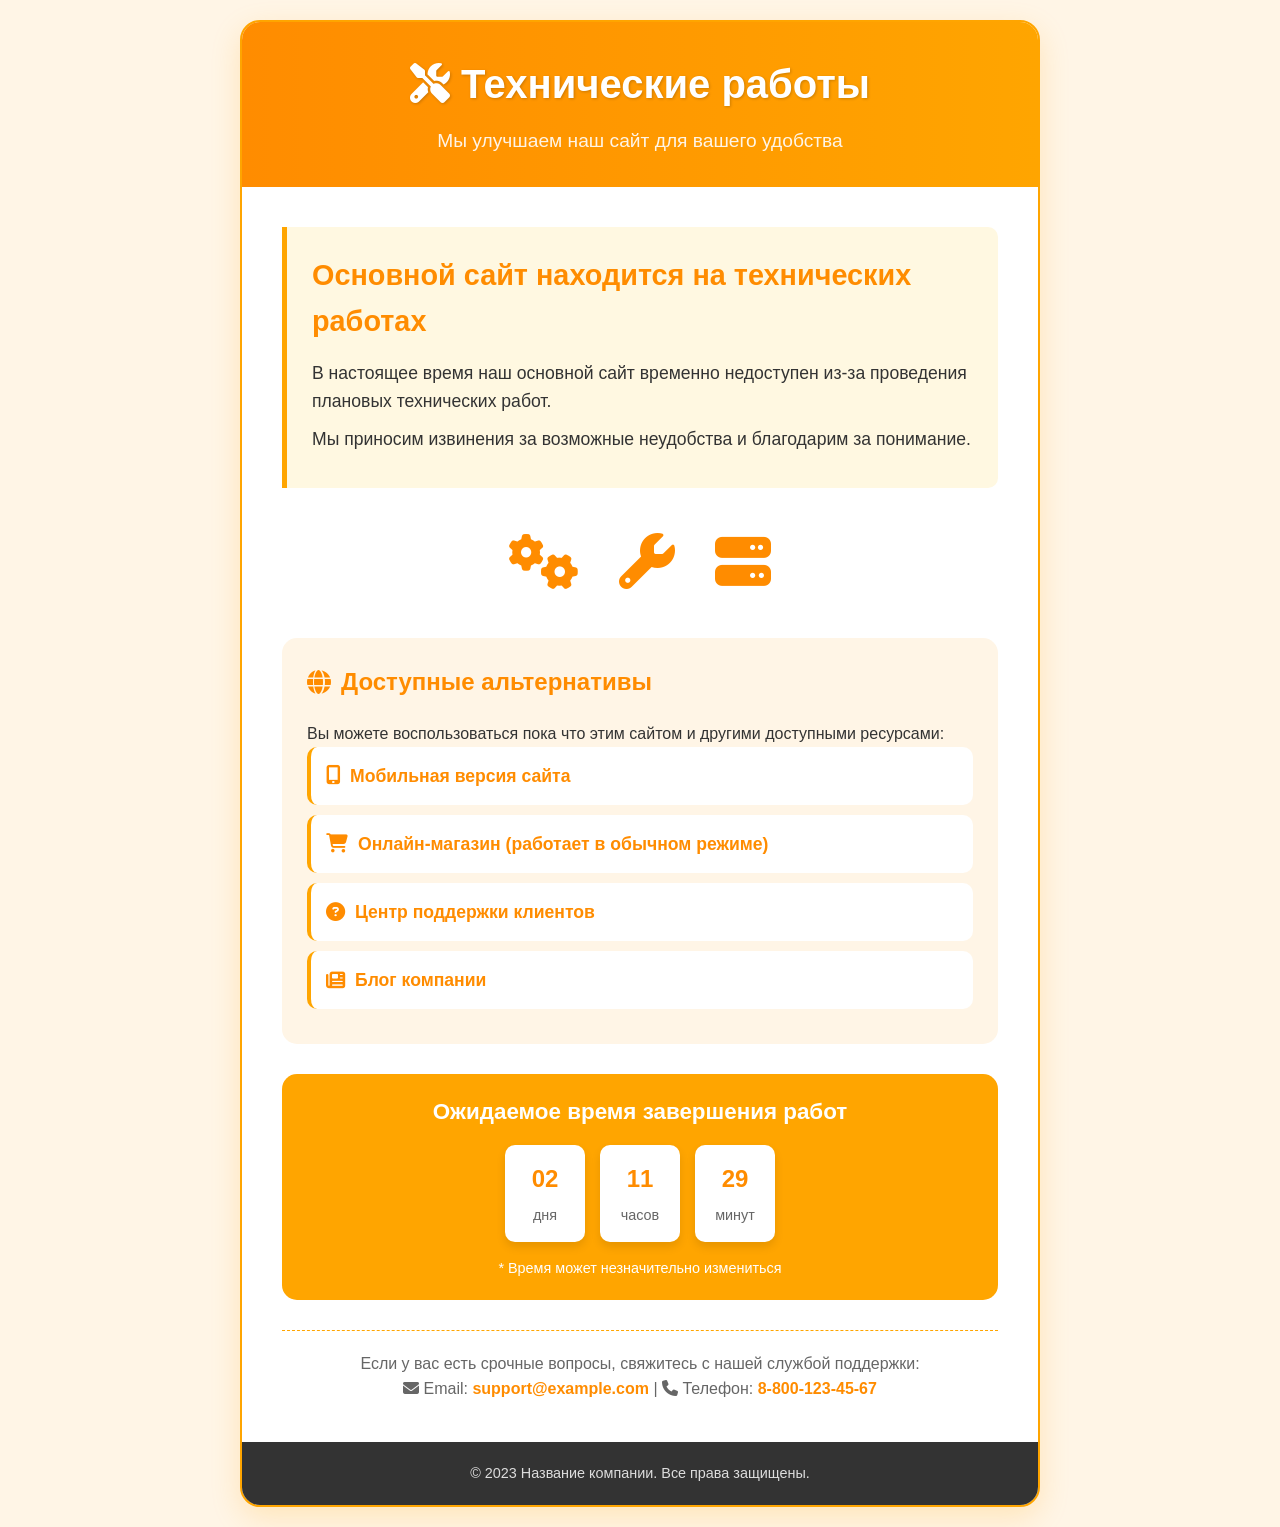
<file: index-tex.html>
<!DOCTYPE html>
<html lang="ru">
<head>
    <meta charset="UTF-8">
    <meta name="viewport" content="width=device-width, initial-scale=1.0">
    <title>Сайт на технических работах</title>
    <link rel="stylesheet" href="https://cdnjs.cloudflare.com/ajax/libs/font-awesome/6.4.0/css/all.min.css">
    <style>
        * {
            margin: 0;
            padding: 0;
            box-sizing: border-box;
            font-family: 'Segoe UI', Tahoma, Geneva, Verdana, sans-serif;
        }
        
        body {
            background-color: #fff5e6;
            color: #333;
            min-height: 100vh;
            display: flex;
            justify-content: center;
            align-items: center;
            padding: 20px;
            line-height: 1.6;
        }
        
        .container {
            max-width: 800px;
            width: 100%;
            background-color: white;
            border-radius: 20px;
            box-shadow: 0 10px 30px rgba(255, 165, 0, 0.2);
            overflow: hidden;
            border: 2px solid #ffa500;
        }
        
        .header {
            background: linear-gradient(to right, #ff8c00, #ffa500);
            color: white;
            padding: 30px;
            text-align: center;
        }
        
        .header h1 {
            font-size: 2.5rem;
            margin-bottom: 10px;
            text-shadow: 1px 1px 3px rgba(0, 0, 0, 0.2);
        }
        
        .header p {
            font-size: 1.2rem;
            opacity: 0.9;
        }
        
        .content {
            padding: 40px;
        }
        
        .main-message {
            background-color: #fff8e1;
            border-left: 5px solid #ffa500;
            padding: 25px;
            margin-bottom: 30px;
            border-radius: 0 10px 10px 0;
        }
        
        .main-message h2 {
            color: #ff8c00;
            margin-bottom: 15px;
            font-size: 1.8rem;
        }
        
        .main-message p {
            font-size: 1.1rem;
            margin-bottom: 10px;
        }
        
        .icon-row {
            display: flex;
            justify-content: center;
            margin: 30px 0;
        }
        
        .icon {
            font-size: 3.5rem;
            color: #ff8c00;
            margin: 0 20px;
            animation: pulse 2s infinite;
        }
        
        @keyframes pulse {
            0% { transform: scale(1); }
            50% { transform: scale(1.1); }
            100% { transform: scale(1); }
        }
        
        .alternatives {
            background-color: #fff5e6;
            border-radius: 15px;
            padding: 25px;
            margin-bottom: 30px;
        }
        
        .alternatives h3 {
            color: #ff8c00;
            margin-bottom: 20px;
            font-size: 1.5rem;
            display: flex;
            align-items: center;
        }
        
        .alternatives h3 i {
            margin-right: 10px;
        }
        
        .site-list {
            list-style-type: none;
        }
        
        .site-list li {
            padding: 15px;
            margin-bottom: 10px;
            background-color: white;
            border-radius: 10px;
            border-left: 4px solid #ffa500;
            transition: transform 0.3s, box-shadow 0.3s;
        }
        
        .site-list li:hover {
            transform: translateX(5px);
            box-shadow: 0 5px 15px rgba(255, 165, 0, 0.1);
        }
        
        .site-list a {
            text-decoration: none;
            color: #ff8c00;
            font-weight: 600;
            font-size: 1.1rem;
            display: flex;
            align-items: center;
        }
        
        .site-list i {
            margin-right: 10px;
            font-size: 1.2rem;
        }
        
        .countdown {
            background-color: #ffa500;
            color: white;
            text-align: center;
            padding: 20px;
            border-radius: 15px;
            margin-top: 20px;
        }
        
        .countdown h3 {
            margin-bottom: 15px;
            font-size: 1.4rem;
        }
        
        .timer {
            display: flex;
            justify-content: center;
            gap: 15px;
        }
        
        .timer-item {
            background-color: white;
            color: #ff8c00;
            padding: 15px;
            border-radius: 10px;
            min-width: 80px;
            font-weight: bold;
            font-size: 1.5rem;
            box-shadow: 0 5px 10px rgba(0, 0, 0, 0.1);
        }
        
        .timer-label {
            display: block;
            font-size: 0.9rem;
            color: #666;
            margin-top: 5px;
            font-weight: normal;
        }
        
        .contact {
            text-align: center;
            margin-top: 30px;
            padding-top: 20px;
            border-top: 1px dashed #ffa500;
            color: #666;
        }
        
        .contact a {
            color: #ff8c00;
            text-decoration: none;
            font-weight: 600;
        }
        
        .footer {
            background-color: #333;
            color: #ddd;
            text-align: center;
            padding: 20px;
            font-size: 0.9rem;
        }
        
        @media (max-width: 768px) {
            .header h1 {
                font-size: 2rem;
            }
            
            .content {
                padding: 25px;
            }
            
            .timer {
                flex-wrap: wrap;
            }
            
            .icon {
                font-size: 2.5rem;
                margin: 0 10px;
            }
        }
        
        @media (max-width: 480px) {
            .header {
                padding: 20px;
            }
            
            .header h1 {
                font-size: 1.7rem;
            }
            
            .content {
                padding: 20px;
            }
        }
    </style>
</head>
<body>
    <div class="container">
        <div class="header">
            <h1><i class="fas fa-tools"></i> Технические работы</h1>
            <p>Мы улучшаем наш сайт для вашего удобства</p>
        </div>
        
        <div class="content">
            <div class="main-message">
                <h2>Основной сайт находится на технических работах</h2>
                <p>В настоящее время наш основной сайт временно недоступен из-за проведения плановых технических работ.</p>
                <p>Мы приносим извинения за возможные неудобства и благодарим за понимание.</p>
            </div>
            
            <div class="icon-row">
                <div class="icon"><i class="fas fa-cogs"></i></div>
                <div class="icon"><i class="fas fa-wrench"></i></div>
                <div class="icon"><i class="fas fa-server"></i></div>
            </div>
            
            <div class="alternatives">
                <h3><i class="fas fa-globe"></i> Доступные альтернативы</h3>
                <p>Вы можете воспользоваться пока что этим сайтом и другими доступными ресурсами:</p>
                
                <ul class="site-list">
                    <li>
                        <a href="#"><i class="fas fa-mobile-alt"></i> Мобильная версия сайта</a>
                    </li>
                    <li>
                        <a href="#"><i class="fas fa-shopping-cart"></i> Онлайн-магазин (работает в обычном режиме)</a>
                    </li>
                    <li>
                        <a href="#"><i class="fas fa-question-circle"></i> Центр поддержки клиентов</a>
                    </li>
                    <li>
                        <a href="#"><i class="fas fa-newspaper"></i> Блог компании</a>
                    </li>
                </ul>
            </div>
            
            <div class="countdown">
                <h3>Ожидаемое время завершения работ</h3>
                <div class="timer">
                    <div class="timer-item">
                        <span id="days">02</span>
                        <span class="timer-label">дня</span>
                    </div>
                    <div class="timer-item">
                        <span id="hours">12</span>
                        <span class="timer-label">часов</span>
                    </div>
                    <div class="timer-item">
                        <span id="minutes">45</span>
                        <span class="timer-label">минут</span>
                    </div>
                </div>
                <p style="margin-top: 15px; font-size: 0.9rem;">* Время может незначительно измениться</p>
            </div>
            
            <div class="contact">
                <p>Если у вас есть срочные вопросы, свяжитесь с нашей службой поддержки:</p>
                <p><i class="fas fa-envelope"></i> Email: <a href="mailto:support@example.com">support@example.com</a> | 
                <i class="fas fa-phone"></i> Телефон: <a href="tel:+78001234567">8-800-123-45-67</a></p>
            </div>
        </div>
        
        <div class="footer">
            <p>© 2023 Название компании. Все права защищены.</p>
        </div>
    </div>
    
    <script>
        // Простой таймер обратного отсчета
        function updateCountdown() {
            // Устанавливаем дату завершения работ (через 2 дня)
            const targetDate = new Date();
            targetDate.setDate(targetDate.getDate() + 2);
            targetDate.setHours(12, 45, 0, 0);
            
            const now = new Date();
            const diff = targetDate - now;
            
            if (diff <= 0) {
                document.getElementById('days').textContent = '00';
                document.getElementById('hours').textContent = '00';
                document.getElementById('minutes').textContent = '00';
                return;
            }
            
            const days = Math.floor(diff / (1000 * 60 * 60 * 24));
            const hours = Math.floor((diff % (1000 * 60 * 60 * 24)) / (1000 * 60 * 60));
            const minutes = Math.floor((diff % (1000 * 60 * 60)) / (1000 * 60));
            
            document.getElementById('days').textContent = days.toString().padStart(2, '0');
            document.getElementById('hours').textContent = hours.toString().padStart(2, '0');
            document.getElementById('minutes').textContent = minutes.toString().padStart(2, '0');
        }
        
        // Обновляем таймер каждую минуту
        updateCountdown();
        setInterval(updateCountdown, 60000);
        
        // Анимация для иконок
        const icons = document.querySelectorAll('.icon');
        icons.forEach((icon, index) => {
            icon.style.animationDelay = `${index * 0.5}s`;
        });
        
        // Имитация кликов по ссылкам
        document.querySelectorAll('.site-list a').forEach(link => {
            link.addEventListener('click', function(e) {
                e.preventDefault();
                alert('В обычных условиях эта ссылка вела бы на соответствующий ресурс. В данный момент основной сайт на технических работах.');
            });
        });
    </script>
</body>
</html>
</file>
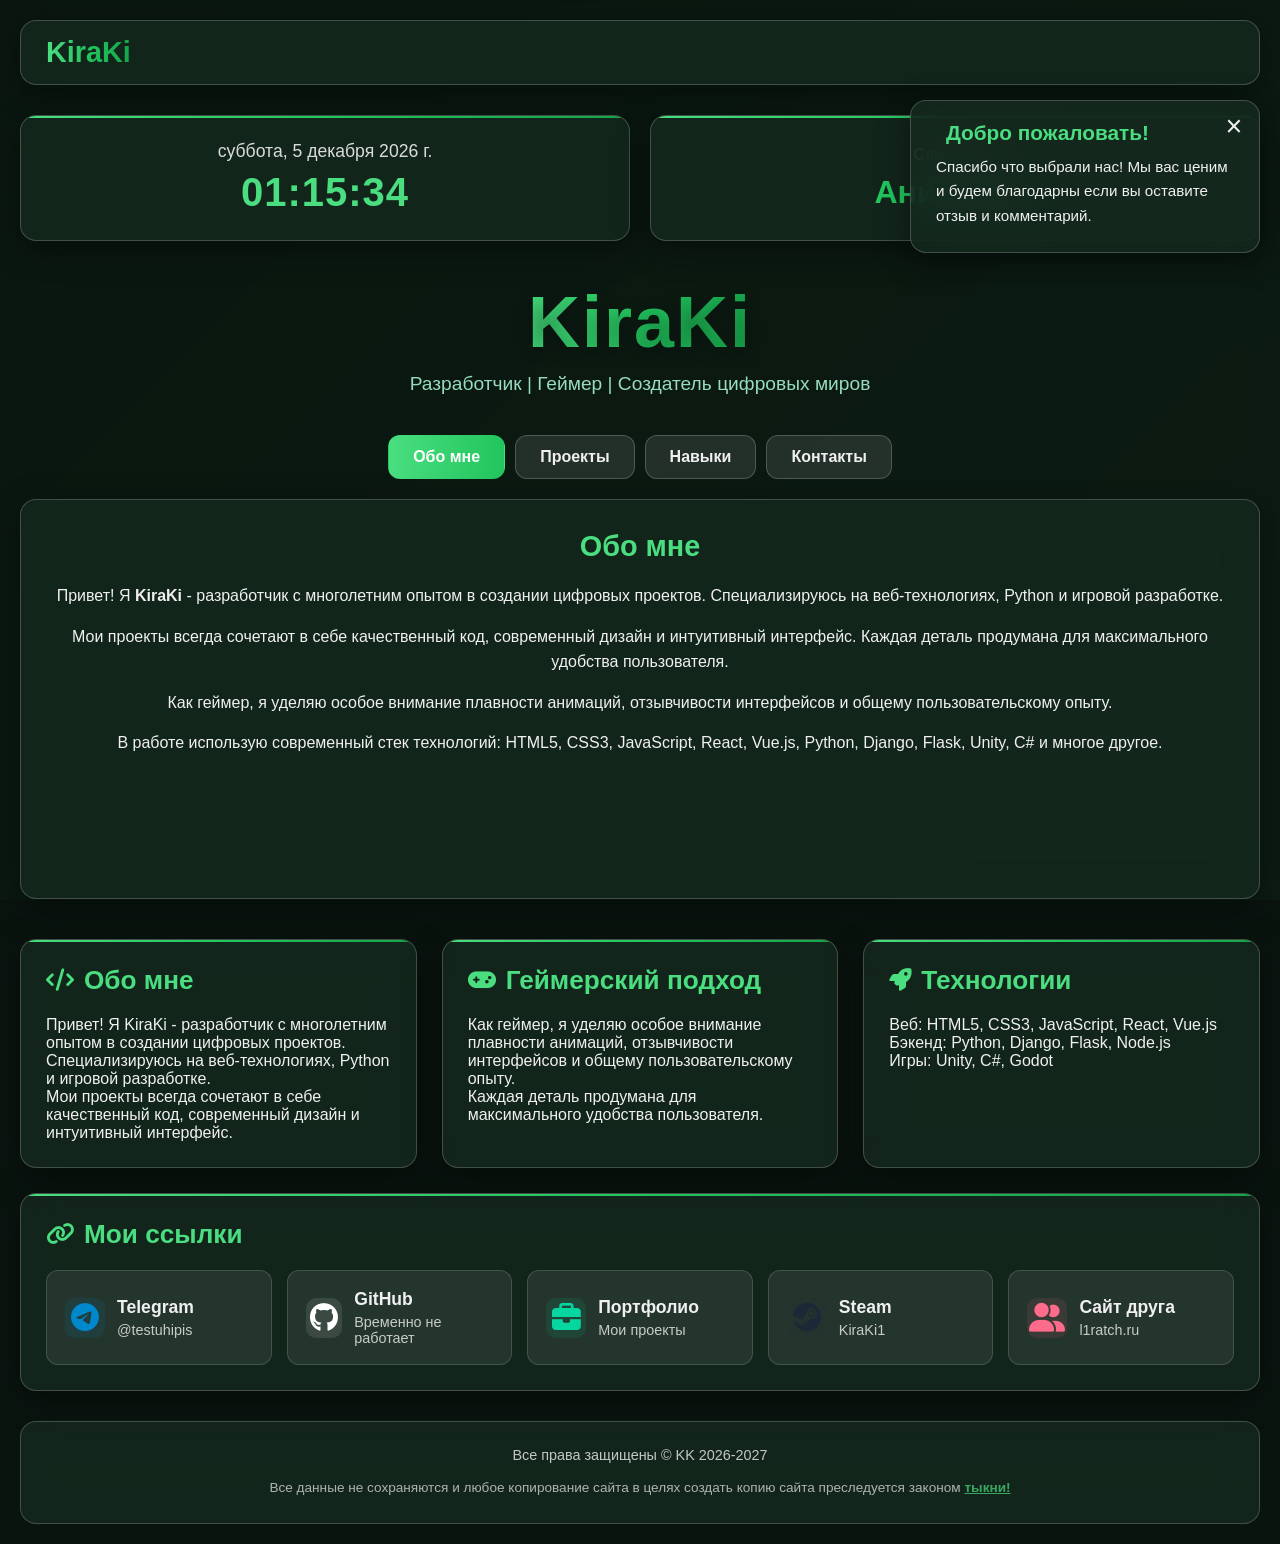
<file: index.html.html>
<!DOCTYPE html>
<html lang="ru">
<head>
    <meta charset="UTF-8">
    <meta name="viewport" content="width=device-width, initial-scale=1.0">
    <title>KiraKi - Разработчик</title>
    <link rel="stylesheet" href="https://cdnjs.cloudflare.com/ajax/libs/font-awesome/6.4.0/css/all.min.css">
    <link rel="icon" href="data:image/svg+xml,<svg xmlns=%22http://www.w3.org/2000/svg%22 viewBox=%220 0 100 100%22><text y=%22.9em%22 font-size=%2290%22>👨‍💻</text></svg>">
    <style>
        /* Основные стили */
        :root {
            --primary-hue: 160;
            --saturation: 70%;
            --lightness: 50%;
            --text-color: #f0f0f0;
            --bg-color: rgba(10, 20, 15, 0.95);
            --panel-color: rgba(20, 40, 30, 0.85);
            --border-color: rgba(255, 255, 255, 0.15);
            --shadow: 0 8px 32px rgba(0, 0, 0, 0.4);
            --transition: all 0.3s ease;
            --border-radius: 16px;
            --glass-bg: linear-gradient(135deg, rgba(255, 255, 255, 0.1), rgba(255, 255, 255, 0.05));
            --hover-border-color: rgba(255, 255, 255, 0.8);
            --hover-glow: 0 0 20px rgba(255, 255, 255, 0.3);
        }

        * {
            margin: 0;
            padding: 0;
            box-sizing: border-box;
            font-family: 'Segoe UI', Tahoma, Geneva, Verdana, sans-serif;
        }

        body {
            background-color: #0a140f;
            color: var(--text-color);
            min-height: 100vh;
            background-attachment: fixed;
            transition: var(--transition);
            overflow-x: hidden;
            position: relative;
        }

        .rgb-gradient-bg {
            position: fixed;
            top: 0;
            left: 0;
            width: 100%;
            height: 100%;
            background: linear-gradient(
                135deg,
                rgba(10, 30, 20, 0.9) 0%,
                rgba(20, 50, 35, 0.9) 25%,
                rgba(30, 70, 50, 0.9) 50%,
                rgba(20, 50, 35, 0.9) 75%,
                rgba(10, 30, 20, 0.9) 100%
            );
            background-size: 400% 400%;
            animation: rgbFlow 20s ease infinite;
            z-index: -2;
            opacity: 1;
        }

        .glass-overlay {
            position: fixed;
            top: 0;
            left: 0;
            width: 100%;
            height: 100%;
            backdrop-filter: blur(15px);
            -webkit-backdrop-filter: blur(15px);
            background: rgba(10, 20, 15, 0.7);
            z-index: -1;
        }

        .container {
            max-width: 1400px;
            margin: 0 auto;
            padding: 20px;
            position: relative;
            z-index: 1;
        }

        /* Приветственное сообщение - справа */
        .welcome-message {
            position: fixed;
            top: 100px;
            right: 20px;
            background: var(--panel-color);
            backdrop-filter: blur(20px);
            -webkit-backdrop-filter: blur(20px);
            border-radius: var(--border-radius);
            padding: 20px 25px;
            box-shadow: var(--shadow);
            border: 1px solid rgba(255, 255, 255, 0.2);
            z-index: 1000;
            animation: slideRight 0.5s ease;
            max-width: 350px;
            width: auto;
            display: none;
            flex-direction: column;
            gap: 15px;
        }

        .welcome-content h3 {
            display: flex;
            align-items: center;
            gap: 10px;
            margin-bottom: 10px;
            font-size: 1.3rem;
            color: #4ade80;
        }

        .welcome-content p {
            line-height: 1.6;
            font-size: 0.95rem;
        }

        .timer-bar {
            height: 4px;
            background: linear-gradient(90deg, #4ade80, #22c55e);
            border-radius: 2px;
            width: 100%;
            animation: timerCountdown 10s linear forwards;
        }

        .close-welcome {
            background: none;
            border: none;
            color: var(--text-color);
            font-size: 1.8rem;
            cursor: pointer;
            transition: var(--transition);
            line-height: 1;
            padding: 0;
            width: 30px;
            height: 30px;
            display: flex;
            align-items: center;
            justify-content: center;
            border-radius: 50%;
            position: absolute;
            top: 10px;
            right: 10px;
        }

        .close-welcome:hover {
            background: rgba(255, 255, 255, 0.1);
            transform: rotate(90deg);
        }

        /* Сообщение о разработке */
        .dev-message {
            position: fixed;
            bottom: 20px;
            left: 50%;
            transform: translateX(-50%);
            background: var(--panel-color);
            backdrop-filter: blur(20px);
            -webkit-backdrop-filter: blur(20px);
            border-radius: var(--border-radius);
            padding: 15px 20px;
            box-shadow: var(--shadow);
            border: 1px solid rgba(255, 255, 255, 0.2);
            z-index: 1000;
            animation: slideUp 0.5s ease;
            max-width: 600px;
            width: 90%;
            text-align: center;
            display: none;
        }

        .dev-content h4 {
            color: #4ade80;
            margin-bottom: 8px;
            font-size: 1.1rem;
        }

        .dev-content p {
            line-height: 1.5;
            font-size: 0.9rem;
            margin-bottom: 5px;
        }

        .telegram-link {
            color: #4ade80;
            text-decoration: none;
            font-weight: 600;
            transition: var(--transition);
        }

        .telegram-link:hover {
            color: #22c55e;
            text-decoration: underline;
        }

        .dev-timer-bar {
            height: 3px;
            background: linear-gradient(90deg, #4ade80, #22c55e);
            border-radius: 2px;
            width: 100%;
            animation: timerCountdown 10s linear forwards;
            margin-top: 10px;
        }

        .close-dev {
            background: none;
            border: none;
            color: var(--text-color);
            font-size: 1.5rem;
            cursor: pointer;
            transition: var(--transition);
            position: absolute;
            top: 5px;
            right: 10px;
        }

        .close-dev:hover {
            transform: rotate(90deg);
        }

        /* Панель навигации */
        .navbar {
            display: flex;
            justify-content: space-between;
            align-items: center;
            margin-bottom: 30px;
            background: var(--panel-color);
            backdrop-filter: blur(20px);
            -webkit-backdrop-filter: blur(20px);
            border-radius: var(--border-radius);
            padding: 15px 25px;
            box-shadow: var(--shadow);
            border: 1px solid rgba(255, 255, 255, 0.2);
            animation: fadeIn 1s ease;
            position: relative;
            transition: var(--transition);
        }

        .navbar:hover {
            border-color: var(--hover-border-color);
            box-shadow: var(--hover-glow);
        }

        .logo {
            font-size: 1.8rem;
            font-weight: 700;
            background: linear-gradient(90deg, #4ade80, #22c55e, #16a34a);
            -webkit-background-clip: text;
            background-clip: text;
            color: transparent;
            cursor: pointer;
            transition: var(--transition);
        }

        .logo:hover {
            transform: scale(1.05);
        }

        /* Верхние виджеты в строку (2 штуки) */
        .top-widgets {
            display: grid;
            grid-template-columns: repeat(2, 1fr);
            gap: 20px;
            margin-bottom: 30px;
            animation: slideDown 1s ease;
        }

        @media (max-width: 768px) {
            .top-widgets {
                grid-template-columns: 1fr;
            }
        }

        .widget {
            background: var(--panel-color);
            backdrop-filter: blur(20px);
            -webkit-backdrop-filter: blur(20px);
            border-radius: var(--border-radius);
            padding: 25px;
            box-shadow: var(--shadow);
            border: 1px solid rgba(255, 255, 255, 0.2);
            transition: var(--transition);
            position: relative;
            overflow: hidden;
        }

        .widget::before {
            content: '';
            position: absolute;
            top: 0;
            left: 0;
            right: 0;
            height: 2px;
            background: linear-gradient(90deg, #4ade80, #22c55e, #16a34a);
        }

        .widget::after {
            content: '';
            position: absolute;
            top: -2px;
            left: -2px;
            right: -2px;
            bottom: -2px;
            border-radius: calc(var(--border-radius) + 4px);
            border: 2px solid transparent;
            z-index: -1;
            opacity: 0;
            transition: opacity 0.3s ease;
        }

        .widget:hover::after {
            opacity: 1;
            border-color: var(--hover-border-color);
            box-shadow: var(--hover-glow);
        }

        .widget:hover {
            transform: translateY(-5px);
            box-shadow: var(--shadow), 0 12px 40px rgba(0, 0, 0, 0.5);
            border-color: rgba(255, 255, 255, 0.3);
        }

        .time-widget {
            text-align: center;
        }

        .date {
            font-size: 1.1rem;
            margin-bottom: 8px;
            opacity: 0.9;
        }

        .time {
            font-size: 2.5rem;
            font-weight: 700;
            color: #4ade80;
            letter-spacing: 1px;
        }

        .word-widget {
            text-align: center;
            display: flex;
            flex-direction: column;
            justify-content: center;
        }

        .word-of-day {
            font-size: 2rem;
            font-weight: 700;
            color: #22c55e;
            margin-top: 10px;
        }

        /* Основное содержимое с вкладками */
        .main-content {
            text-align: center;
            margin-bottom: 40px;
            animation: fadeIn 1.5s ease;
        }

        .nickname-container {
            margin-bottom: 30px;
            animation: float 3s ease-in-out infinite;
        }

        .nickname {
            font-size: 4.5rem;
            font-weight: 900;
            background: linear-gradient(90deg, #4ade80, #22c55e, #16a34a);
            -webkit-background-clip: text;
            background-clip: text;
            color: transparent;
            letter-spacing: 2px;
            cursor: pointer;
            transition: var(--transition);
            text-shadow: 0 5px 15px rgba(0, 0, 0, 0.3);
            position: relative;
            display: inline-block;
            padding: 10px 20px;
            border-radius: 20px;
        }

        .nickname::after {
            content: '';
            position: absolute;
            top: -4px;
            left: -4px;
            right: -4px;
            bottom: -4px;
            border-radius: 24px;
            border: 2px solid transparent;
            z-index: -1;
            opacity: 0;
            transition: opacity 0.3s ease;
        }

        .nickname:hover::after {
            opacity: 1;
            border-color: var(--hover-border-color);
            box-shadow: var(--hover-glow);
        }

        .nickname:hover {
            transform: scale(1.05);
        }

        .tagline {
            font-size: 1.2rem;
            opacity: 0.9;
            max-width: 600px;
            margin: 0 auto;
            padding: 0 20px;
            color: #a7f3d0;
        }

        /* Контейнер для вкладок */
        .tabs-container {
            margin-top: 40px;
            animation: fadeIn 1s ease;
        }

        .tabs-navigation {
            display: flex;
            justify-content: center;
            gap: 10px;
            margin-bottom: 20px;
            flex-wrap: wrap;
        }

        .tab-btn {
            background: rgba(255, 255, 255, 0.1);
            border: 1px solid rgba(255, 255, 255, 0.2);
            border-radius: 12px;
            padding: 12px 24px;
            color: var(--text-color);
            cursor: pointer;
            transition: var(--transition);
            font-weight: 600;
            font-size: 1rem;
            position: relative;
            overflow: hidden;
        }

        .tab-btn::after {
            content: '';
            position: absolute;
            top: -2px;
            left: -2px;
            right: -2px;
            bottom: -2px;
            border-radius: 14px;
            border: 2px solid transparent;
            z-index: -1;
            opacity: 0;
            transition: opacity 0.3s ease;
        }

        .tab-btn:hover::after {
            opacity: 1;
            border-color: var(--hover-border-color);
            box-shadow: var(--hover-glow);
        }

        .tab-btn:hover {
            transform: translateY(-2px);
            background: rgba(255, 255, 255, 0.15);
        }

        .tab-btn.active {
            background: linear-gradient(90deg, #4ade80, #22c55e);
            color: white;
            border-color: transparent;
        }

        .tab-content {
            background: var(--panel-color);
            backdrop-filter: blur(20px);
            -webkit-backdrop-filter: blur(20px);
            border-radius: var(--border-radius);
            padding: 30px;
            box-shadow: var(--shadow);
            border: 1px solid rgba(255, 255, 255, 0.2);
            min-height: 400px;
            display: none;
            position: relative;
            animation: fadeIn 0.5s ease;
        }

        .tab-content::after {
            content: '';
            position: absolute;
            top: -2px;
            left: -2px;
            right: -2px;
            bottom: -2px;
            border-radius: calc(var(--border-radius) + 4px);
            border: 2px solid transparent;
            z-index: -1;
            opacity: 0;
            transition: opacity 0.3s ease;
        }

        .tab-content:hover::after {
            opacity: 1;
            border-color: var(--hover-border-color);
            box-shadow: var(--hover-glow);
        }

        .tab-content.active {
            display: block;
        }

        .tab-content h3 {
            margin-bottom: 20px;
            font-size: 1.8rem;
            color: #4ade80;
        }

        .tab-content p {
            margin-bottom: 15px;
            line-height: 1.6;
        }

        .tab-content ul {
            margin-left: 20px;
            margin-bottom: 20px;
        }

        .tab-content li {
            margin-bottom: 8px;
            line-height: 1.5;
        }

        /* Нижние виджеты */
        .bottom-widgets {
            display: grid;
            grid-template-columns: repeat(auto-fit, minmax(350px, 1fr));
            gap: 25px;
            margin-bottom: 30px;
        }

        @media (max-width: 768px) {
            .bottom-widgets {
                grid-template-columns: 1fr;
            }
        }

        .widget-title {
            display: flex;
            align-items: center;
            gap: 10px;
            margin-bottom: 20px;
            font-size: 1.4rem;
            color: #4ade80;
        }

        .widget-title i {
            color: #4ade80;
        }

        /* Виджет с ссылками */
        .links-widget {
            grid-column: 1 / -1;
        }

        .link-grid {
            display: grid;
            grid-template-columns: repeat(auto-fit, minmax(200px, 1fr));
            gap: 15px;
            margin-top: 10px;
        }

        @media (max-width: 768px) {
            .link-grid {
                grid-template-columns: repeat(2, 1fr);
            }
        }

        @media (max-width: 480px) {
            .link-grid {
                grid-template-columns: 1fr;
            }
        }

        .link-item {
            display: flex;
            align-items: center;
            gap: 12px;
            padding: 18px;
            background: rgba(255, 255, 255, 0.08);
            border-radius: 12px;
            border: 1px solid rgba(255, 255, 255, 0.15);
            transition: var(--transition);
            cursor: pointer;
            text-decoration: none;
            color: var(--text-color);
            position: relative;
            overflow: hidden;
        }

        .link-item::after {
            content: '';
            position: absolute;
            top: -2px;
            left: -2px;
            right: -2px;
            bottom: -2px;
            border-radius: 14px;
            border: 2px solid transparent;
            z-index: -1;
            opacity: 0;
            transition: opacity 0.3s ease;
        }

        .link-item:hover::after {
            opacity: 1;
            border-color: var(--hover-border-color);
            box-shadow: var(--hover-glow);
        }

        .link-item:hover {
            transform: translateX(5px) translateY(-2px);
            border-color: rgba(255, 255, 255, 0.3);
            background: rgba(255, 255, 255, 0.12);
        }

        .link-icon {
            font-size: 1.8rem;
            width: 40px;
            height: 40px;
            display: flex;
            align-items: center;
            justify-content: center;
            border-radius: 10px;
            background: rgba(255, 255, 255, 0.1);
        }

        .tg .link-icon { color: #0088cc; background: rgba(0, 136, 204, 0.1); }
        .github .link-icon { color: #ffffff; background: rgba(255, 255, 255, 0.1); }
        .portfolio .link-icon { color: #06d6a0; background: rgba(6, 214, 160, 0.1); }
        .steam .link-icon { color: #1b2838; background: rgba(27, 40, 56, 0.1); }
        .friend .link-icon { color: #ff6b8b; background: rgba(255, 107, 139, 0.1); }

        .link-info h4 {
            font-size: 1.1rem;
            margin-bottom: 4px;
        }

        .link-info p {
            font-size: 0.9rem;
            opacity: 0.8;
        }

        /* Эффект взрыва при клике */
        .explosion-effect {
            position: absolute;
            top: 50%;
            left: 50%;
            width: 100px;
            height: 100px;
            background: radial-gradient(circle, rgba(255, 255, 255, 0.8) 0%, rgba(255, 255, 255, 0) 70%);
            border-radius: 50%;
            transform: translate(-50%, -50%) scale(0);
            opacity: 0;
            pointer-events: none;
            z-index: 10;
            animation: explode 0.6s ease-out;
        }

        @keyframes explode {
            0% {
                transform: translate(-50%, -50%) scale(0);
                opacity: 1;
            }
            50% {
                transform: translate(-50%, -50%) scale(1);
                opacity: 0.8;
            }
            100% {
                transform: translate(-50%, -50%) scale(1.5);
                opacity: 0;
            }
        }

        /* Футер */
        .footer {
            text-align: center;
            padding: 25px;
            background: var(--panel-color);
            backdrop-filter: blur(20px);
            -webkit-backdrop-filter: blur(20px);
            border-radius: var(--border-radius);
            margin-top: 20px;
            border: 1px solid rgba(255, 255, 255, 0.2);
            position: relative;
            transition: var(--transition);
        }

        .footer:hover {
            border-color: var(--hover-border-color);
            box-shadow: var(--hover-glow);
        }

        .copyright {
            margin-bottom: 10px;
            font-size: 0.9rem;
            opacity: 0.8;
        }

        .warning {
            font-size: 0.85rem;
            opacity: 0.7;
            margin-top: 15px;
            line-height: 1.5;
        }

        .warning-link {
            color: #4ade80;
            cursor: pointer;
            text-decoration: underline;
            transition: var(--transition);
            font-weight: 600;
        }

        .warning-link:hover {
            text-decoration: none;
            opacity: 0.9;
        }

        /* Модальные окна */
        .modal {
            display: none;
            position: fixed;
            top: 0;
            left: 0;
            width: 100%;
            height: 100%;
            background-color: rgba(0, 0, 0, 0.8);
            z-index: 10000;
            align-items: center;
            justify-content: center;
            backdrop-filter: blur(10px);
            animation: fadeIn 0.3s ease;
            padding: 20px;
        }

        .modal-content {
            background: var(--panel-color);
            backdrop-filter: blur(30px);
            -webkit-backdrop-filter: blur(30px);
            border-radius: var(--border-radius);
            width: 90%;
            max-width: 700px;
            padding: 30px;
            box-shadow: 0 20px 60px rgba(0, 0, 0, 0.5);
            border: 1px solid rgba(255, 255, 255, 0.2);
            position: relative;
            animation: slideUp 0.5s ease;
            max-height: 80vh;
            overflow-y: auto;
        }

        .modal-content::after {
            content: '';
            position: absolute;
            top: -2px;
            left: -2px;
            right: -2px;
            bottom: -2px;
            border-radius: calc(var(--border-radius) + 4px);
            border: 2px solid transparent;
            z-index: -1;
            opacity: 0;
            transition: opacity 0.3s ease;
        }

        .modal-content:hover::after {
            opacity: 1;
            border-color: var(--hover-border-color);
            box-shadow: var(--hover-glow);
        }

        .close-modal {
            position: absolute;
            top: 20px;
            right: 20px;
            font-size: 2rem;
            cursor: pointer;
            transition: var(--transition);
            background: transparent;
            border: none;
            color: var(--text-color);
            width: 40px;
            height: 40px;
            border-radius: 50%;
            display: flex;
            align-items: center;
            justify-content: center;
            z-index: 2;
        }

        .close-modal:hover {
            transform: rotate(90deg);
            background: rgba(255, 255, 255, 0.1);
        }

        .modal-title {
            font-size: 2rem;
            margin-bottom: 20px;
            color: #4ade80;
        }

        /* Кнопка "Наверх" */
        .back-to-top {
            position: fixed;
            bottom: 30px;
            right: 30px;
            width: 50px;
            height: 50px;
            background: linear-gradient(135deg, #4ade80, #22c55e);
            border-radius: 50%;
            display: none;
            align-items: center;
            justify-content: center;
            color: white;
            font-size: 1.5rem;
            cursor: pointer;
            transition: var(--transition);
            z-index: 100;
            box-shadow: var(--shadow);
            border: none;
        }

        .back-to-top:hover {
            transform: translateY(-5px);
            box-shadow: 0 0 20px rgba(74, 222, 128, 0.5);
        }

        /* Анимации */
        @keyframes fadeIn {
            from { opacity: 0; }
            to { opacity: 1; }
        }

        @keyframes slideDown {
            from { transform: translateY(-100px); opacity: 0; }
            to { transform: translateY(0); opacity: 1; }
        }

        @keyframes slideRight {
            from { transform: translateX(100px); opacity: 0; }
            to { transform: translateX(0); opacity: 1; }
        }

        @keyframes slideUp {
            from { transform: translateY(50px) translateX(-50%); opacity: 0; }
            to { transform: translateY(0) translateX(-50%); opacity: 1; }
        }

        @keyframes rgbFlow {
            0% { background-position: 0% 50%; }
            50% { background-position: 100% 50%; }
            100% { background-position: 0% 50%; }
        }

        @keyframes float {
            0% { transform: translateY(0px); }
            50% { transform: translateY(-15px); }
            100% { transform: translateY(0px); }
        }

        @keyframes timerCountdown {
            from { width: 100%; }
            to { width: 0%; }
        }

        /* Адаптивность */
        @media (max-width: 1100px) {
            .top-widgets {
                grid-template-columns: repeat(2, 1fr);
            }
            
            .bottom-widgets {
                grid-template-columns: 1fr;
            }
        }

        @media (max-width: 768px) {
            .top-widgets {
                grid-template-columns: 1fr;
            }
            
            .nickname {
                font-size: 3rem;
            }
            
            .link-grid {
                grid-template-columns: 1fr;
            }
            
            .navbar {
                flex-direction: column;
                gap: 15px;
                padding: 20px;
            }
            
            .welcome-message {
                position: relative;
                top: auto;
                right: auto;
                max-width: 100%;
                margin-bottom: 20px;
                animation: slideDown 0.5s ease;
            }
            
            .dev-message {
                position: fixed;
                bottom: 20px;
                left: 50%;
                transform: translateX(-50%);
                width: 90%;
            }
            
            .tabs-navigation {
                flex-direction: column;
                align-items: stretch;
            }
            
            .tab-btn {
                width: 100%;
                text-align: center;
            }
            
            .tab-content {
                padding: 20px;
                min-height: 300px;
            }
            
            .back-to-top {
                bottom: 20px;
                right: 20px;
                width: 40px;
                height: 40px;
                font-size: 1.2rem;
            }
        }

        @media (max-width: 480px) {
            .nickname {
                font-size: 2.2rem;
                padding: 8px 16px;
            }
            
            .tagline {
                font-size: 1rem;
            }
            
            .time {
                font-size: 2rem;
            }
            
            .word-of-day {
                font-size: 1.5rem;
            }
            
            .widget {
                padding: 20px;
            }
            
            .modal-content {
                padding: 20px;
                width: 95%;
            }
            
            .modal-title {
                font-size: 1.5rem;
            }
        }
    </style>
</head>
<body>
    <!-- Градиентный фон -->
    <div class="rgb-gradient-bg"></div>
    <div class="glass-overlay"></div>

    <!-- Приветственное сообщение (справа) -->
    <div class="welcome-message" id="welcomeMessage">
        <button class="close-welcome" id="closeWelcome">&times;</button>
        <div class="welcome-content">
            <h3><i class="fas fa-hand-wave"></i> Добро пожаловать!</h3>
            <p>Спасибо что выбрали нас! Мы вас ценим и будем благодарны если вы оставите отзыв и комментарий.</p>
            <div class="timer-bar" id="timerBar"></div>
        </div>
    </div>

    <!-- Сообщение о разработке (снизу) -->
    <div class="dev-message" id="devMessage">
        <button class="close-dev" id="closeDev">&times;</button>
        <div class="dev-content">
            <h4><i class="fas fa-tools"></i> Сайт в разработке</h4>
            <p>Если что-то не работает, напишите нам в Telegram:</p>
            <p><a href="https://t.me/+79266243659" target="_blank" class="telegram-link">+7 (926) 624-36-59</a></p>
            <div class="dev-timer-bar" id="devTimerBar"></div>
        </div>
    </div>

    <div class="container">
        <!-- Навигация -->
        <nav class="navbar">
            <div class="logo" id="logo">KiraKi</div>
        </nav>

        <!-- Верхние виджеты (2 в строку) -->
        <div class="top-widgets">
            <div class="widget time-widget">
                <div class="date" id="currentDate">Загрузка...</div>
                <div class="time" id="currentTime">00:00:00</div>
            </div>
            
            <div class="widget word-widget">
                <div>Слово дня:</div>
                <div class="word-of-day" id="wordOfDay">Креативность</div>
            </div>
        </div>

        <!-- Основное содержимое -->
        <div class="main-content">
            <div class="nickname-container">
                <div class="nickname" id="nickname">KiraKi</div>
                <div class="tagline" id="tagline">Разработчик | Геймер | Создатель цифровых миров</div>
            </div>
            
            <!-- Вкладки -->
            <div class="tabs-container" id="tabsContainer">
                <div class="tabs-navigation">
                    <button class="tab-btn active" data-tab="about">Обо мне</button>
                    <button class="tab-btn" data-tab="projects">Проекты</button>
                    <button class="tab-btn" data-tab="skills">Навыки</button>
                    <button class="tab-btn" data-tab="contact">Контакты</button>
                </div>
                
                <div class="tab-content active" id="aboutTab">
                    <h3>Обо мне</h3>
                    <p>Привет! Я <strong>KiraKi</strong> - разработчик с многолетним опытом в создании цифровых проектов. Специализируюсь на веб-технологиях, Python и игровой разработке.</p>
                    <p>Мои проекты всегда сочетают в себе качественный код, современный дизайн и интуитивный интерфейс. Каждая деталь продумана для максимального удобства пользователя.</p>
                    <p>Как геймер, я уделяю особое внимание плавности анимаций, отзывчивости интерфейсов и общему пользовательскому опыту.</p>
                    <p>В работе использую современный стек технологий: HTML5, CSS3, JavaScript, React, Vue.js, Python, Django, Flask, Unity, C# и многое другое.</p>
                </div>
                
                <div class="tab-content" id="projectsTab">
                    <h3>Мои проекты</h3>
                    <p><strong>1. Веб-портфолио KiraKi:</strong> Современный адаптивный сайт с кастомными настройками и анимациями.</p>
                    <p><strong>2. Игра "Pixel Adventure":</strong> 2D платформер на Unity с уникальной механикой и пиксельной графикой.</p>
                    <p><strong>3. Telegram бот "Assistant":</strong> Многофункциональный бот с интеграцией различных API.</p>
                    <p><strong>4. Веб-приложение "Task Manager":</strong> Приложение для управления задачами с реальным временем и уведомлениями.</p>
                    <p><strong>5. Библиотека компонентов React:</strong> Набор переиспользуемых UI компонентов с документацией.</p>
                </div>
                
                <div class="tab-content" id="skillsTab">
                    <h3>Мои навыки</h3>
                    <p><strong>Frontend:</strong> HTML5, CSS3, JavaScript, React, Vue.js, SASS, Webpack</p>
                    <p><strong>Backend:</strong> Python, Django, Flask, Node.js, Express.js, REST API</p>
                    <p><strong>Базы данных:</strong> PostgreSQL, MySQL, MongoDB, Redis</p>
                    <p><strong>Игровая разработка:</strong> Unity, C#, Godot, GDScript</p>
                    <p><strong>Дизайн:</strong> Figma, Adobe XD, Photoshop, UI/UX принципы</p>
                    <p><strong>Другое:</strong> Git, Docker, CI/CD, AWS, WebSockets</p>
                </div>
                
                <div class="tab-content" id="contactTab">
                    <h3>Связь со мной</h3>
                    <p>Вы можете связаться со мной через следующие каналы:</p>
                    <p><strong>Telegram:</strong> @testuhipis - для быстрой связи и обсуждения проектов</p>
                    <p><strong>Email:</strong> kiraki.dev@example.com - для формальных запросов</p>
                    <p><strong>Discord:</strong> KiraKi#1234 - для игровых и неформальных бесед</p>
                    <p>Обычно я отвечаю в течение 24 часов. Для срочных вопросов лучше использовать Telegram.</p>
                </div>
            </div>
        </div>

        <!-- Нижние виджеты -->
        <div class="bottom-widgets">
            <div class="widget">
                <div class="widget-title">
                    <i class="fas fa-code"></i>
                    <h3>Обо мне</h3>
                </div>
                <p>Привет! Я KiraKi - разработчик с многолетним опытом в создании цифровых проектов.</p>
                <p>Специализируюсь на веб-технологиях, Python и игровой разработке.</p>
                <p>Мои проекты всегда сочетают в себе качественный код, современный дизайн и интуитивный интерфейс.</p>
            </div>
            
            <div class="widget">
                <div class="widget-title">
                    <i class="fas fa-gamepad"></i>
                    <h3>Геймерский подход</h3>
                </div>
                <p>Как геймер, я уделяю особое внимание плавности анимаций, отзывчивости интерфейсов и общему пользовательскому опыту.</p>
                <p>Каждая деталь продумана для максимального удобства пользователя.</p>
            </div>
            
            <div class="widget">
                <div class="widget-title">
                    <i class="fas fa-rocket"></i>
                    <h3>Технологии</h3>
                </div>
                <p>Веб: HTML5, CSS3, JavaScript, React, Vue.js</p>
                <p>Бэкенд: Python, Django, Flask, Node.js</p>
                <p>Игры: Unity, C#, Godot</p>
            </div>
            
            <div class="widget links-widget">
                <div class="widget-title">
                    <i class="fas fa-link"></i>
                    <h3>Мои ссылки</h3>
                </div>
                <div class="link-grid">
                    <a href="https://t.me/testuhipis" target="_blank" class="link-item tg" data-link-name="Telegram">
                        <div class="link-icon">
                            <i class="fab fa-telegram"></i>
                        </div>
                        <div class="link-info">
                            <h4>Telegram</h4>
                            <p>@testuhipis</p>
                        </div>
                    </a>
                    <a href="javascript:void(0)" class="link-item github" data-link-name="GitHub">
                        <div class="link-icon">
                            <i class="fab fa-github"></i>
                        </div>
                        <div class="link-info">
                            <h4>GitHub</h4>
                            <p>Временно не работает</p>
                        </div>
                    </a>
                    <a href="https://somp1k3.github.io/smp3/pr/" target="_blank" class="link-item portfolio" data-link-name="Портфолио">
                        <div class="link-icon">
                            <i class="fas fa-briefcase"></i>
                        </div>
                        <div class="link-info">
                            <h4>Портфолио</h4>
                            <p>Мои проекты</p>
                        </div>
                    </a>
                    <a href="https://steamcommunity.com/id/KiraKi1/" target="_blank" class="link-item steam" data-link-name="Steam">
                        <div class="link-icon">
                            <i class="fab fa-steam"></i>
                        </div>
                        <div class="link-info">
                            <h4>Steam</h4>
                            <p>KiraKi1</p>
                        </div>
                    </a>
                    <a href="https://l1ratch.ru/" target="_blank" class="link-item friend" data-link-name="Сайт друга">
                        <div class="link-icon">
                            <i class="fas fa-user-friends"></i>
                        </div>
                        <div class="link-info">
                            <h4>Сайт друга</h4>
                            <p>l1ratch.ru</p>
                        </div>
                    </a>
                </div>
            </div>
        </div>

        <!-- Футер -->
        <footer class="footer">
            <div class="copyright" id="copyright">
                <!-- Автоматически обновится через JavaScript -->
            </div>
            <div class="warning" id="warningText">
                Все данные не сохраняются и любое копирование сайта в целях создать копию сайта преследуется законом <span class="warning-link" id="warningLink">тыкни!</span>
            </div>
        </footer>
    </div>

    <!-- Модальное окно с предупреждением -->
    <div class="modal" id="warningModal">
        <div class="modal-content">
            <button class="close-modal" id="closeWarningModal">&times;</button>
            <h2 class="modal-title" id="warningModalTitle">Правовая информация</h2>
            <div class="modal-text" id="warningModalText">
                <p>Сайт и его элементы являются объектом авторского права (ст. 1259 ГК РФ). Использование произведений или их составляющих без согласия владельца запрещено (ст. 1229 ГК РФ).</p>
                <p>За незаконное копирование сайта грозит гражданско-правовая, административная или уголовная ответственность. Некоторые меры, которые могут быть приняты:</p>
                <ul>
                    <li><strong>Претензии от правообладателя.</strong> Владелец оригинального сайта может направить претензию с требованием удалить скопированный контент или прекратить использование дизайна.</li>
                    <li><strong>Судебные иски.</strong> В случае отказа добровольно устранить нарушение, правообладатель может обратиться в суд.</li>
                    <li><strong>Блокировка сайта.</strong> В некоторых случаях, по решению суда, сайт-нарушитель может быть заблокирован.</li>
                    <li><strong>Возмещение убытков.</strong> Суд может обязать нарушителя выплатить компенсацию за причинённый ущерб, который может включать упущенную выгоду, расходы на восстановление репутации и т. д.</li>
                    <li><strong>Уголовная ответственность.</strong> В случае крупного ущерба или систематических нарушений, может наступить уголовная ответственность.</li>
                </ul>
            </div>
        </div>
    </div>

    <!-- Кнопка "Наверх" -->
    <button class="back-to-top" id="backToTop" title="Наверх">
        <i class="fas fa-arrow-up"></i>
    </button>

    <script>
        // ============================================
        // КОНФИГУРАЦИЯ И ПЕРЕМЕННЫЕ
        // ============================================
        
        // Слова дня
        const wordsOfDay = [
            "Креативность", "Инновации", "Код", "Дизайн", "Геймдев", 
            "Технологии", "Вдохновение", "Проект", "Интерфейс", "Анимация",
            "Оптимизация", "Функциональность", "Эстетика", "Интуиция", "Интерактив"
        ];

        // Глобальные переменные
        let activeTab = 'about';

        // ============================================
        // ФУНКЦИИ УТИЛИТЫ
        // ============================================

        // Создание эффекта взрыва
        function createExplosionEffect(element) {
            const explosion = document.createElement('div');
            explosion.className = 'explosion-effect';
            
            const rect = element.getBoundingClientRect();
            explosion.style.position = 'fixed';
            explosion.style.left = `${rect.left + rect.width / 2}px`;
            explosion.style.top = `${rect.top + rect.height / 2}px`;
            
            document.body.appendChild(explosion);
            
            // Удаляем эффект после анимации
            setTimeout(() => {
                explosion.remove();
            }, 600);
        }

        // Обновление текста элемента
        function updateElementText(id, text) {
            const element = document.getElementById(id);
            if (element) element.textContent = text;
        }

        // ============================================
        // ФУНКЦИИ АВТОМАТИЧЕСКОГО ОБНОВЛЕНИЯ ГОДА
        // ============================================

        function updateCopyrightYear() {
            const currentYear = new Date().getFullYear();
            const nextYear = currentYear + 1;
            const copyrightElement = document.getElementById('copyright');
            
            if (copyrightElement) {
                copyrightElement.textContent = `Все права защищены © KK ${currentYear}-${nextYear}`;
            }
        }

        // ============================================
        // ФУНКЦИИ ВКЛАДОК
        // ============================================

        // Переключение вкладок
        function switchTab(tabId) {
            // Скрываем все вкладки
            const tabContents = document.querySelectorAll('.tab-content');
            tabContents.forEach(tab => {
                tab.classList.remove('active');
            });
            
            // Убираем активный класс со всех кнопок
            const tabButtons = document.querySelectorAll('.tab-btn');
            tabButtons.forEach(btn => {
                btn.classList.remove('active');
            });
            
            // Показываем выбранную вкладку
            const selectedTab = document.getElementById(`${tabId}Tab`);
            const selectedButton = document.querySelector(`.tab-btn[data-tab="${tabId}"]`);
            
            if (selectedTab) {
                selectedTab.classList.add('active');
            }
            
            if (selectedButton) {
                selectedButton.classList.add('active');
            }
            
            activeTab = tabId;
        }

        // Инициализация вкладок
        function initTabs() {
            const tabButtons = document.querySelectorAll('.tab-btn');
            const nickname = document.getElementById('nickname');
            
            // Обработка кликов по кнопкам вкладок
            tabButtons.forEach(btn => {
                btn.addEventListener('click', () => {
                    const tabId = btn.getAttribute('data-tab');
                    switchTab(tabId);
                });
            });
            
            // Обработка клика по нику для переключения на вкладку "Обо мне"
            if (nickname) {
                nickname.addEventListener('click', () => {
                    switchTab('about');
                    
                    // Прокручиваем к вкладкам
                    const tabsContainer = document.getElementById('tabsContainer');
                    if (tabsContainer) {
                        tabsContainer.scrollIntoView({ behavior: 'smooth' });
                    }
                });
            }
        }

        // ============================================
        // ФУНКЦИИ ВИДЖЕТОВ
        // ============================================

        // Установка слова дня
        function setWordOfDay() {
            const wordElement = document.getElementById('wordOfDay');
            if (!wordElement) return;
            
            const today = new Date();
            const dayOfYear = Math.floor((today - new Date(today.getFullYear(), 0, 0)) / 1000 / 60 / 60 / 24);
            const wordIndex = dayOfYear % wordsOfDay.length;
            wordElement.textContent = wordsOfDay[wordIndex];
        }

        // Обновление даты и времени
        function updateDateTime() {
            const dateElement = document.getElementById('currentDate');
            const timeElement = document.getElementById('currentTime');
            
            if (!dateElement || !timeElement) return;
            
            const now = new Date();
            const options = { 
                weekday: 'long', 
                year: 'numeric', 
                month: 'long', 
                day: 'numeric' 
            };
            
            dateElement.textContent = now.toLocaleDateString('ru-RU', options);
            timeElement.textContent = now.toLocaleTimeString('ru-RU');
        }

        // Инициализация виджетов
        function initWidgets() {
            updateDateTime();
            setWordOfDay();
            setInterval(updateDateTime, 1000);
        }

        // ============================================
        // ФУНКЦИИ СООБЩЕНИЙ
        // ============================================

        // Инициализация приветственного сообщения
        function initWelcomeMessage() {
            const welcomeMessage = document.getElementById('welcomeMessage');
            const closeWelcome = document.getElementById('closeWelcome');
            
            // Проверяем, было ли уже показано сообщение
            const welcomeShown = sessionStorage.getItem('welcomeShown');
            
            if (!welcomeShown && welcomeMessage) {
                // Показываем сообщение через 1 секунду
                setTimeout(() => {
                    welcomeMessage.style.display = 'flex';
                }, 1000);
                
                // Автоматическое закрытие через 10 секунд
                setTimeout(() => {
                    if (welcomeMessage.style.display !== 'none') {
                        welcomeMessage.style.opacity = '0';
                        welcomeMessage.style.transform = 'translateX(20px)';
                        welcomeMessage.style.transition = 'all 0.5s ease';
                        
                        setTimeout(() => {
                            welcomeMessage.style.display = 'none';
                        }, 500);
                    }
                }, 10000);
                
                // Сохраняем в sessionStorage, что сообщение было показано
                sessionStorage.setItem('welcomeShown', 'true');
            }
            
            // Закрытие сообщения по клику
            if (closeWelcome && welcomeMessage) {
                closeWelcome.addEventListener('click', () => {
                    welcomeMessage.style.opacity = '0';
                    welcomeMessage.style.transform = 'translateX(20px)';
                    welcomeMessage.style.transition = 'all 0.5s ease';
                    
                    setTimeout(() => {
                        welcomeMessage.style.display = 'none';
                    }, 500);
                });
            }
        }

        // Инициализация сообщения о разработке
        function initDevMessage() {
            const devMessage = document.getElementById('devMessage');
            const closeDev = document.getElementById('closeDev');
            
            // Проверяем, было ли уже показано сообщение
            const devMessageShown = sessionStorage.getItem('devMessageShown');
            
            if (!devMessageShown && devMessage) {
                // Показываем сообщение через 2 секунды
                setTimeout(() => {
                    devMessage.style.display = 'block';
                }, 2000);
                
                // Автоматическое закрытие через 10 секунд
                setTimeout(() => {
                    if (devMessage.style.display !== 'none') {
                        devMessage.style.opacity = '0';
                        devMessage.style.transform = 'translateY(20px) translateX(-50%)';
                        devMessage.style.transition = 'all 0.5s ease';
                        
                        setTimeout(() => {
                            devMessage.style.display = 'none';
                        }, 500);
                    }
                }, 12000); // 12 секунд (2 секунды задержки + 10 секунд показа)
                
                // Сохраняем в sessionStorage, что сообщение было показано
                sessionStorage.setItem('devMessageShown', 'true');
            }
            
            // Закрытие сообщения по клику
            if (closeDev && devMessage) {
                closeDev.addEventListener('click', () => {
                    devMessage.style.opacity = '0';
                    devMessage.style.transform = 'translateY(20px) translateX(-50%)';
                    devMessage.style.transition = 'all 0.5s ease';
                    
                    setTimeout(() => {
                        devMessage.style.display = 'none';
                    }, 500);
                });
            }
        }

        // ============================================
        // ФУНКЦИИ МОДАЛЬНЫХ ОКОН
        // ============================================

        // Инициализация модальных окон
        function initModals() {
            const logo = document.getElementById('logo');
            const warningModal = document.getElementById('warningModal');
            const closeWarningModal = document.getElementById('closeWarningModal');
            const warningLink = document.getElementById('warningLink');
            
            // Открытие модального окна с предупреждением
            if (warningLink && warningModal) {
                warningLink.addEventListener('click', () => {
                    warningModal.style.display = 'flex';
                });
            }
            
            // Закрытие модального окна с предупреждением
            if (closeWarningModal && warningModal) {
                closeWarningModal.addEventListener('click', () => {
                    warningModal.style.display = 'none';
                });
            }
            
            // Закрытие модальных окон при клике вне их
            window.addEventListener('click', (e) => {
                if (e.target === warningModal) {
                    warningModal.style.display = 'none';
                }
            });
        }

        // ============================================
        // ФУНКЦИИ ДЛЯ ССЫЛОК
        // ============================================

        // Инициализация обработчиков ссылок
        function initLinks() {
            const links = document.querySelectorAll('.link-item');
            
            links.forEach(link => {
                link.addEventListener('click', function(e) {
                    const href = this.getAttribute('href');
                    
                    // Если ссылка не ведет на JavaScript, создаем эффект и переходим
                    if (href && href !== 'javascript:void(0)') {
                        e.preventDefault();
                        createExplosionEffect(this);
                        
                        // Задержка перед переходом для эффекта
                        setTimeout(() => {
                            window.open(href, '_blank');
                        }, 300);
                    } else {
                        // Для неработающих ссылок (GitHub) просто создаем эффект
                        createExplosionEffect(this);
                    }
                });
            });
        }

        // ============================================
        // ФУНКЦИИ ДЛЯ КНОПКИ "НАВЕРХ"
        // ============================================

        function initBackToTop() {
            const backToTopBtn = document.getElementById('backToTop');
            
            // Показываем/скрываем кнопку при прокрутке
            window.addEventListener('scroll', () => {
                if (window.scrollY > 300) {
                    backToTopBtn.style.display = 'flex';
                } else {
                    backToTopBtn.style.display = 'none';
                }
            });
            
            // Прокрутка наверх при клике
            if (backToTopBtn) {
                backToTopBtn.addEventListener('click', () => {
                    window.scrollTo({
                        top: 0,
                        behavior: 'smooth'
                    });
                });
            }
        }

        // ============================================
        // ИНИЦИАЛИЗАЦИЯ
        // ============================================

        // Инициализация при загрузке страницы
        document.addEventListener('DOMContentLoaded', () => {
            console.log('Инициализация сайта KiraKi...');
            
            // Плавное появление
            document.body.style.opacity = '0';
            document.body.style.transition = 'opacity 0.5s ease';
            
            setTimeout(() => {
                document.body.style.opacity = '1';
            }, 100);
            
            // Обновляем год в копирайте
            updateCopyrightYear();
            
            // Инициализируем виджеты
            initWidgets();
            
            // Инициализируем вкладки
            initTabs();
            
            // Инициализируем сообщения
            initWelcomeMessage();
            initDevMessage();
            
            // Инициализируем модальные окна
            initModals();
            
            // Инициализируем обработчики ссылок
            initLinks();
            
            // Инициализируем кнопку "Наверх"
            initBackToTop();
            
            console.log('Сайт KiraKi успешно инициализирован!');
        });

    </script>
</body>
</html>
</file>
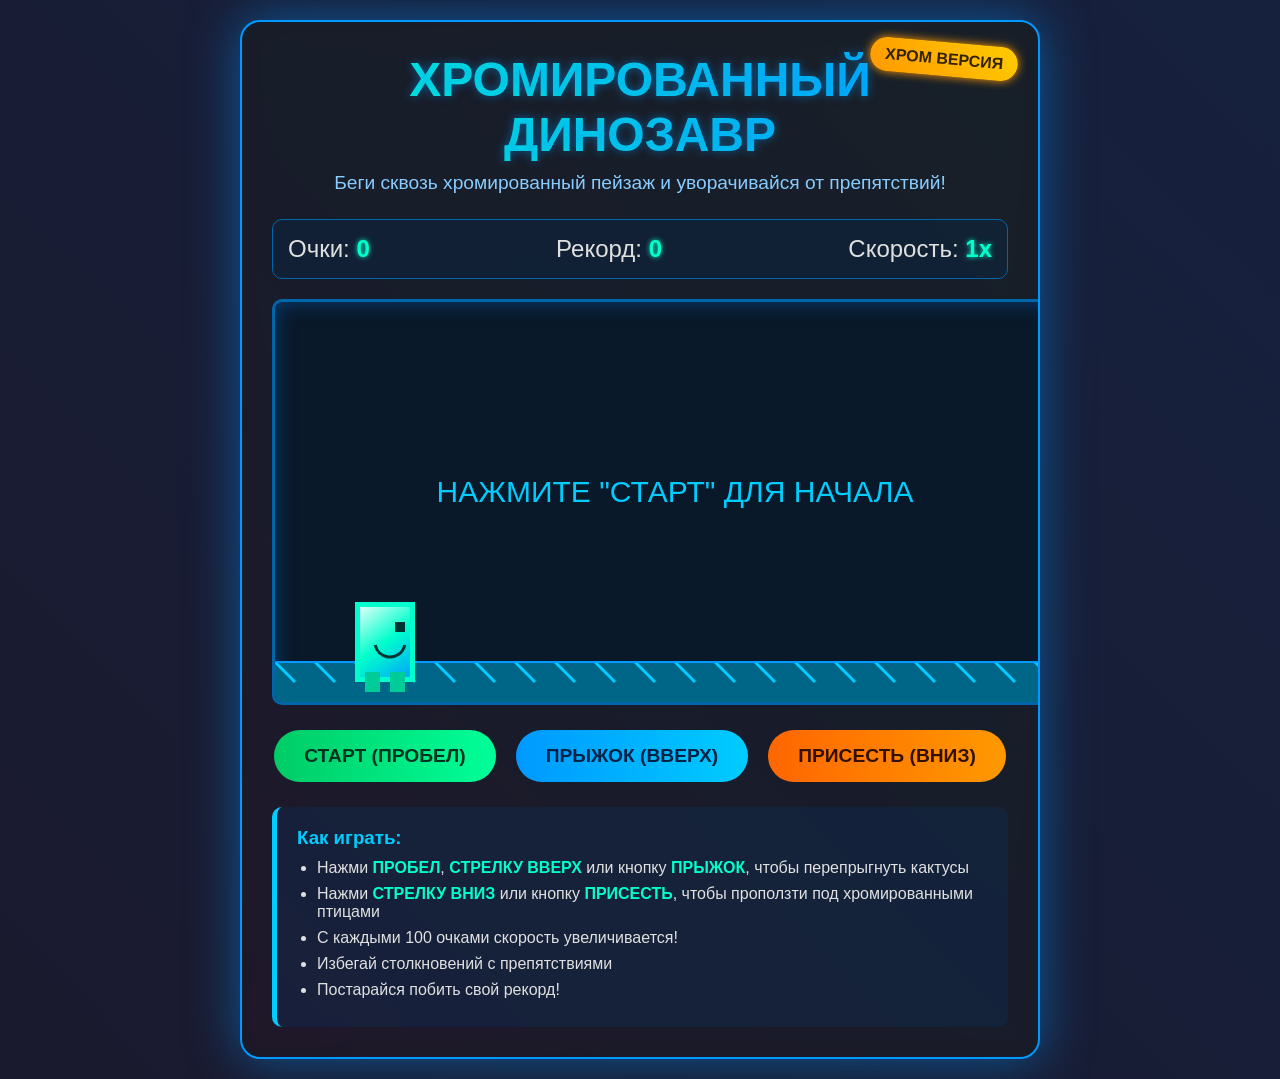
<file: game/chromium_dino.html>
<!DOCTYPE html>
<html lang="ru">
<head>
    <meta charset="UTF-8">
    <meta name="viewport" content="width=device-width, initial-scale=1.0">
    <title>Хромированный Динозавр</title>
    <style>
        * {
            margin: 0;
            padding: 0;
            box-sizing: border-box;
            font-family: 'Arial', sans-serif;
        }

        body {
            display: flex;
            justify-content: center;
            align-items: center;
            min-height: 100vh;
            background: linear-gradient(45deg, #1a1a2e, #16213e);
            color: #e0e0e0;
            padding: 20px;
            overflow: hidden;
        }

        .game-container {
            text-align: center;
            background: rgba(25, 25, 35, 0.9);
            border-radius: 20px;
            padding: 30px;
            box-shadow: 0 0 50px rgba(0, 150, 255, 0.5);
            border: 2px solid #0099ff;
            max-width: 800px;
            width: 100%;
            position: relative;
            overflow: hidden;
        }

        .game-container::before {
            content: '';
            position: absolute;
            top: -10px;
            left: -10px;
            right: -10px;
            bottom: -10px;
            background: linear-gradient(45deg, #ff00ff, #0099ff, #00ff99);
            z-index: -1;
            filter: blur(20px);
            opacity: 0.3;
        }

        h1 {
            font-size: 3em;
            margin-bottom: 10px;
            background: linear-gradient(to right, #00ffcc, #0099ff);
            -webkit-background-clip: text;
            background-clip: text;
            color: transparent;
            text-shadow: 0 0 10px rgba(0, 153, 255, 0.5);
        }

        .subtitle {
            color: #88ccff;
            margin-bottom: 25px;
            font-size: 1.2em;
        }

        .game-stats {
            display: flex;
            justify-content: space-between;
            margin-bottom: 20px;
            padding: 15px;
            background: rgba(0, 40, 80, 0.3);
            border-radius: 10px;
            border: 1px solid #0066aa;
        }

        .stat {
            font-size: 1.5em;
        }

        .stat-value {
            color: #00ffcc;
            font-weight: bold;
            text-shadow: 0 0 5px #00ffcc;
        }

        #gameCanvas {
            border: 3px solid #0066aa;
            border-radius: 10px;
            background: #0a1929;
            box-shadow: inset 0 0 20px rgba(0, 100, 200, 0.5);
            display: block;
            margin: 0 auto 25px;
            image-rendering: pixelated;
            image-rendering: crisp-edges;
        }

        .controls {
            display: flex;
            justify-content: center;
            gap: 20px;
            margin-bottom: 25px;
            flex-wrap: wrap;
        }

        button {
            padding: 15px 30px;
            font-size: 1.2em;
            border: none;
            border-radius: 50px;
            cursor: pointer;
            transition: all 0.3s;
            font-weight: bold;
            min-width: 180px;
        }

        #startBtn {
            background: linear-gradient(to right, #00cc66, #00ff99);
            color: #003320;
        }

        #jumpBtn {
            background: linear-gradient(to right, #0099ff, #00ccff);
            color: #002244;
        }

        #duckBtn {
            background: linear-gradient(to right, #ff6600, #ff9900);
            color: #331100;
        }

        button:hover {
            transform: translateY(-5px);
            box-shadow: 0 5px 15px rgba(255, 255, 255, 0.2);
        }

        button:active {
            transform: translateY(0);
        }

        .instructions {
            background: rgba(0, 60, 120, 0.2);
            padding: 20px;
            border-radius: 10px;
            text-align: left;
            margin-top: 20px;
            border-left: 5px solid #00ccff;
        }

        .instructions h3 {
            color: #00ccff;
            margin-bottom: 10px;
        }

        .instructions ul {
            padding-left: 20px;
        }

        .instructions li {
            margin-bottom: 8px;
        }

        .highlight {
            color: #00ffcc;
            font-weight: bold;
        }

        .game-over {
            color: #ff3366;
            font-size: 3em;
            margin: 20px 0;
            text-shadow: 0 0 10px #ff0066;
            display: none;
        }

        .chrome-badge {
            position: absolute;
            top: 20px;
            right: 20px;
            background: linear-gradient(45deg, #ff9900, #ffcc00);
            color: #332200;
            padding: 8px 15px;
            border-radius: 20px;
            font-weight: bold;
            transform: rotate(5deg);
            box-shadow: 0 0 10px #ff9900;
        }

        @media (max-width: 768px) {
            .game-container {
                padding: 20px;
            }
            
            h1 {
                font-size: 2em;
            }
            
            button {
                min-width: 140px;
                padding: 12px 20px;
            }
            
            #gameCanvas {
                width: 100%;
                height: auto;
            }
        }
    </style>
</head>
<body>
    <div class="game-container">
        <div class="chrome-badge">ХРОМ ВЕРСИЯ</div>
        <h1>ХРОМИРОВАННЫЙ ДИНОЗАВР</h1>
        <p class="subtitle">Беги сквозь хромированный пейзаж и уворачивайся от препятствий!</p>
        
        <div class="game-stats">
            <div class="stat">Очки: <span id="score" class="stat-value">0</span></div>
            <div class="stat">Рекорд: <span id="highScore" class="stat-value">0</span></div>
            <div class="stat">Скорость: <span id="speed" class="stat-value">1x</span></div>
        </div>
        
        <canvas id="gameCanvas" width="800" height="400"></canvas>
        
        <h2 id="gameOverText" class="game-over">ИГРА ОКОНЧЕНА!</h2>
        
        <div class="controls">
            <button id="startBtn">СТАРТ (ПРОБЕЛ)</button>
            <button id="jumpBtn">ПРЫЖОК (ВВЕРХ)</button>
            <button id="duckBtn">ПРИСЕСТЬ (ВНИЗ)</button>
        </div>
        
        <div class="instructions">
            <h3>Как играть:</h3>
            <ul>
                <li>Нажми <span class="highlight">ПРОБЕЛ</span>, <span class="highlight">СТРЕЛКУ ВВЕРХ</span> или кнопку <span class="highlight">ПРЫЖОК</span>, чтобы перепрыгнуть кактусы</li>
                <li>Нажми <span class="highlight">СТРЕЛКУ ВНИЗ</span> или кнопку <span class="highlight">ПРИСЕСТЬ</span>, чтобы проползти под хромированными птицами</li>
                <li>С каждыми 100 очками скорость увеличивается!</li>
                <li>Избегай столкновений с препятствиями</li>
                <li>Постарайся побить свой рекорд!</li>
            </ul>
        </div>
    </div>

    <script>
        // Элементы игры
        const canvas = document.getElementById('gameCanvas');
        const ctx = canvas.getContext('2d');
        const scoreElement = document.getElementById('score');
        const highScoreElement = document.getElementById('highScore');
        const speedElement = document.getElementById('speed');
        const gameOverText = document.getElementById('gameOverText');
        const startBtn = document.getElementById('startBtn');
        const jumpBtn = document.getElementById('jumpBtn');
        const duckBtn = document.getElementById('duckBtn');

        // Игровые переменные
        let gameSpeed = 1;
        let score = 0;
        let highScore = localStorage.getItem('chromeDinoHighScore') || 0;
        let gameRunning = false;
        let frames = 0;
        
        // Звуковые эффекты (используем Web Audio API)
        const audioContext = new (window.AudioContext || window.webkitAudioContext)();
        
        function playBeep(frequency, duration, type = 'sine') {
            if (!audioContext) return;
            
            const oscillator = audioContext.createOscillator();
            const gainNode = audioContext.createGain();
            
            oscillator.connect(gainNode);
            gainNode.connect(audioContext.destination);
            
            oscillator.frequency.value = frequency;
            oscillator.type = type;
            
            gainNode.gain.setValueAtTime(0.3, audioContext.currentTime);
            gainNode.gain.exponentialRampToValueAtTime(0.01, audioContext.currentTime + duration);
            
            oscillator.start(audioContext.currentTime);
            oscillator.stop(audioContext.currentTime + duration);
        }

        // Игровые объекты
        const dino = {
            x: 80,
            y: canvas.height - 100,
            width: 60,
            height: 80,
            jumping: false,
            ducking: false,
            jumpVelocity: 0,
            gravity: 0.8,
            jumpStrength: -18,
            groundY: canvas.height - 100,
            
            draw() {
                // Тело динозавра
                ctx.fillStyle = '#00ffcc';
                ctx.fillRect(this.x, this.y, this.width, this.height);
                
                // Хромированный эффект
                const gradient = ctx.createLinearGradient(this.x, this.y, this.x + this.width, this.y + this.height);
                gradient.addColorStop(0, '#ffffff');
                gradient.addColorStop(0.5, '#00ffcc');
                gradient.addColorStop(1, '#0099ff');
                
                ctx.fillStyle = gradient;
                ctx.fillRect(this.x + 5, this.y + 5, this.width - 10, this.height - 10);
                
                // Глаза
                ctx.fillStyle = '#003333';
                ctx.fillRect(this.x + 40, this.y + 20, 10, 10);
                
                // Улыбка
                ctx.beginPath();
                ctx.strokeStyle = '#003333';
                ctx.lineWidth = 3;
                ctx.arc(this.x + 35, this.y + 40, 15, 0.2, Math.PI - 0.2);
                ctx.stroke();
                
                // Ноги
                ctx.fillStyle = '#00cc99';
                const legY = this.y + this.height;
                ctx.fillRect(this.x + 10, legY - 10, 15, 20);
                ctx.fillRect(this.x + 35, legY - 10, 15, 20);
            },
            
            jump() {
                if (!this.jumping && !this.ducking) {
                    this.jumping = true;
                    this.jumpVelocity = this.jumpStrength;
                    playBeep(400, 0.2);
                }
            },
            
            duck() {
                if (!this.jumping) {
                    this.ducking = true;
                    this.height = 40;
                    this.y = this.groundY + 40;
                }
            },
            
            stand() {
                this.ducking = false;
                this.height = 80;
                this.y = this.groundY;
            },
            
            update() {
                if (this.jumping) {
                    this.y += this.jumpVelocity;
                    this.jumpVelocity += this.gravity;
                    
                    if (this.y >= this.groundY) {
                        this.y = this.groundY;
                        this.jumping = false;
                        this.jumpVelocity = 0;
                    }
                }
            }
        };

        // Препятствия
        const obstacles = [];
        
        class Obstacle {
            constructor(type) {
                this.type = type; // 'cactus' или 'bird'
                this.width = type === 'cactus' ? 30 : 60;
                this.height = type === 'cactus' ? 60 : 30;
                this.x = canvas.width;
                this.y = type === 'cactus' ? canvas.height - 100 : canvas.height - 150;
                this.color = type === 'cactus' ? '#00ff00' : '#ff9900';
            }
            
            draw() {
                if (this.type === 'cactus') {
                    // Кактус
                    ctx.fillStyle = this.color;
                    ctx.fillRect(this.x, this.y, this.width, this.height);
                    
                    // Шипы
                    ctx.fillStyle = '#006600';
                    for (let i = 0; i < 3; i++) {
                        ctx.fillRect(this.x - 5, this.y + i * 20, 10, 5);
                    }
                } else {
                    // Хромированная птица
                    const gradient = ctx.createLinearGradient(this.x, this.y, this.x + this.width, this.y + this.height);
                    gradient.addColorStop(0, '#ffcc00');
                    gradient.addColorStop(1, '#ff6600');
                    
                    ctx.fillStyle = gradient;
                    ctx.beginPath();
                    ctx.ellipse(this.x + this.width/2, this.y + this.height/2, this.width/2, this.height/2, 0, 0, Math.PI * 2);
                    ctx.fill();
                    
                    // Глаз птицы
                    ctx.fillStyle = '#000000';
                    ctx.beginPath();
                    ctx.arc(this.x + this.width - 15, this.y + 10, 5, 0, Math.PI * 2);
                    ctx.fill();
                }
            }
            
            update() {
                this.x -= 8 * gameSpeed;
                return this.x < -this.width; // Возвращает true если препятствие ушло за экран
            }
            
            collidesWith(dino) {
                const dinoRight = dino.x + dino.width - 10;
                const dinoLeft = dino.x + 10;
                const dinoTop = dino.y + 10;
                const dinoBottom = dino.y + dino.height - 10;
                
                const obstacleRight = this.x + this.width;
                const obstacleLeft = this.x;
                const obstacleTop = this.y;
                const obstacleBottom = this.y + this.height;
                
                return dinoRight > obstacleLeft &&
                       dinoLeft < obstacleRight &&
                       dinoBottom > obstacleTop &&
                       dinoTop < obstacleBottom;
            }
        }

        // Облака для фона
        const clouds = [];
        
        class Cloud {
            constructor() {
                this.x = canvas.width + Math.random() * 100;
                this.y = 50 + Math.random() * 150;
                this.width = 80 + Math.random() * 40;
                this.speed = 0.5 + Math.random() * 0.5;
            }
            
            draw() {
                ctx.fillStyle = 'rgba(100, 200, 255, 0.6)';
                ctx.beginPath();
                ctx.ellipse(this.x, this.y, this.width/2, 20, 0, 0, Math.PI * 2);
                ctx.fill();
                
                ctx.fillStyle = 'rgba(150, 220, 255, 0.8)';
                ctx.beginPath();
                ctx.ellipse(this.x - 20, this.y - 10, 30, 20, 0, 0, Math.PI * 2);
                ctx.ellipse(this.x + 20, this.y - 10, 30, 20, 0, 0, Math.PI * 2);
                ctx.fill();
            }
            
            update() {
                this.x -= this.speed * gameSpeed;
                return this.x < -this.width;
            }
        }

        // Инициализация игры
        function init() {
            obstacles.length = 0;
            clouds.length = 0;
            score = 0;
            gameSpeed = 1;
            frames = 0;
            gameOverText.style.display = 'none';
            scoreElement.textContent = score;
            highScoreElement.textContent = highScore;
            speedElement.textContent = gameSpeed.toFixed(1) + 'x';
            
            // Создаем несколько облаков
            for (let i = 0; i < 5; i++) {
                clouds.push(new Cloud());
                clouds[i].x = Math.random() * canvas.width;
            }
            
            dino.x = 80;
            dino.y = dino.groundY;
            dino.jumping = false;
            dino.ducking = false;
            dino.height = 80;
            dino.jumpVelocity = 0;
        }

        // Генерация препятствий
        function generateObstacle() {
            if (frames % 120 === 0) {
                const type = Math.random() > 0.5 ? 'cactus' : 'bird';
                obstacles.push(new Obstacle(type));
                
                // Иногда создаем два кактуса вместе
                if (type === 'cactus' && Math.random() > 0.7) {
                    setTimeout(() => {
                        obstacles.push(new Obstacle('cactus'));
                    }, 300);
                }
            }
        }

        // Отрисовка земли
        function drawGround() {
            // Основная земля
            ctx.fillStyle = '#006688';
            ctx.fillRect(0, canvas.height - 40, canvas.width, 40);
            
            // Хромированные линии на земле
            ctx.strokeStyle = '#00ccff';
            ctx.lineWidth = 3;
            for (let i = 0; i < canvas.width; i += 40) {
                ctx.beginPath();
                ctx.moveTo(i, canvas.height - 40);
                ctx.lineTo(i + 20, canvas.height - 20);
                ctx.stroke();
            }
            
            // Линия горизонта
            ctx.strokeStyle = '#0099ff';
            ctx.lineWidth = 2;
            ctx.beginPath();
            ctx.moveTo(0, canvas.height - 40);
            ctx.lineTo(canvas.width, canvas.height - 40);
            ctx.stroke();
        }

        // Проверка столкновений
        function checkCollisions() {
            for (const obstacle of obstacles) {
                if (obstacle.collidesWith(dino)) {
                    return true;
                }
            }
            return false;
        }

        // Игровой цикл
        function gameLoop() {
            if (!gameRunning) return;
            
            // Очистка холста
            ctx.clearRect(0, 0, canvas.width, canvas.height);
            
            // Обновление фона
            for (let i = clouds.length - 1; i >= 0; i--) {
                clouds[i].update();
                clouds[i].draw();
                
                if (clouds[i].update()) {
                    clouds.splice(i, 1);
                    clouds.push(new Cloud());
                }
            }
            
            // Отрисовка земли
            drawGround();
            
            // Генерация препятствий
            generateObstacle();
            
            // Обновление и отрисовка препятствий
            for (let i = obstacles.length - 1; i >= 0; i--) {
                obstacles[i].update();
                obstacles[i].draw();
                
                if (obstacles[i].update()) {
                    obstacles.splice(i, 1);
                }
            }
            
            // Обновление и отрисовка динозавра
            dino.update();
            dino.draw();
            
            // Проверка столкновений
            if (checkCollisions()) {
                gameOver();
                return;
            }
            
            // Обновление счета
            frames++;
            if (frames % 10 === 0) {
                score += Math.floor(gameSpeed);
                scoreElement.textContent = score;
                
                // Увеличение скорости каждые 100 очков
                if (score % 100 === 0) {
                    gameSpeed += 0.2;
                    speedElement.textContent = gameSpeed.toFixed(1) + 'x';
                    playBeep(600, 0.3, 'square');
                }
            }
            
            requestAnimationFrame(gameLoop);
        }

        // Конец игры
        function gameOver() {
            gameRunning = false;
            gameOverText.style.display = 'block';
            playBeep(200, 0.5, 'sawtooth');
            
            if (score > highScore) {
                highScore = score;
                highScoreElement.textContent = highScore;
                localStorage.setItem('chromeDinoHighScore', highScore);
                playBeep(800, 0.5);
                playBeep(1000, 0.5);
            }
            
            // Эффект тряски
            canvas.style.transform = 'translateX(10px)';
            setTimeout(() => canvas.style.transform = 'translateX(-10px)', 100);
            setTimeout(() => canvas.style.transform = 'translateX(0)', 200);
        }

        // Управление с клавиатуры
        document.addEventListener('keydown', (e) => {
            if (!gameRunning && e.code === 'Space') {
                startGame();
            }
            
            if (!gameRunning) return;
            
            switch(e.code) {
                case 'Space':
                case 'ArrowUp':
                    e.preventDefault();
                    dino.jump();
                    break;
                case 'ArrowDown':
                    e.preventDefault();
                    dino.duck();
                    break;
            }
        });
        
        document.addEventListener('keyup', (e) => {
            if (!gameRunning) return;
            
            if (e.code === 'ArrowDown') {
                dino.stand();
            }
        });

        // Управление кнопками
        startBtn.addEventListener('click', startGame);
        jumpBtn.addEventListener('click', () => {
            if (gameRunning) dino.jump();
        });
        duckBtn.addEventListener('mousedown', () => {
            if (gameRunning) dino.duck();
        });
        duckBtn.addEventListener('mouseup', () => {
            if (gameRunning) dino.stand();
        });
        duckBtn.addEventListener('touchstart', (e) => {
            e.preventDefault();
            if (gameRunning) dino.duck();
        });
        duckBtn.addEventListener('touchend', (e) => {
            e.preventDefault();
            if (gameRunning) dino.stand();
        });

        // Начало игры
        function startGame() {
            init();
            gameRunning = true;
            startBtn.textContent = 'ПЕРЕЗАПУСК (ПРОБЕЛ)';
            gameLoop();
            playBeep(300, 0.1);
            playBeep(500, 0.1);
        }

        // Инициализация при загрузке
        window.addEventListener('load', () => {
            highScoreElement.textContent = highScore;
            // Создаем начальные облака
            for (let i = 0; i < 5; i++) {
                clouds.push(new Cloud());
            }
            
            // Начальная отрисовка
            ctx.clearRect(0, 0, canvas.width, canvas.height);
            drawGround();
            for (const cloud of clouds) cloud.draw();
            dino.draw();
            
            // Надпись "Нажмите Старт"
            ctx.fillStyle = '#00ccff';
            ctx.font = '30px Arial';
            ctx.textAlign = 'center';
            ctx.fillText('НАЖМИТЕ "СТАРТ" ДЛЯ НАЧАЛА', canvas.width/2, canvas.height/2);
        });
    </script>
</body>
</html>
</file>
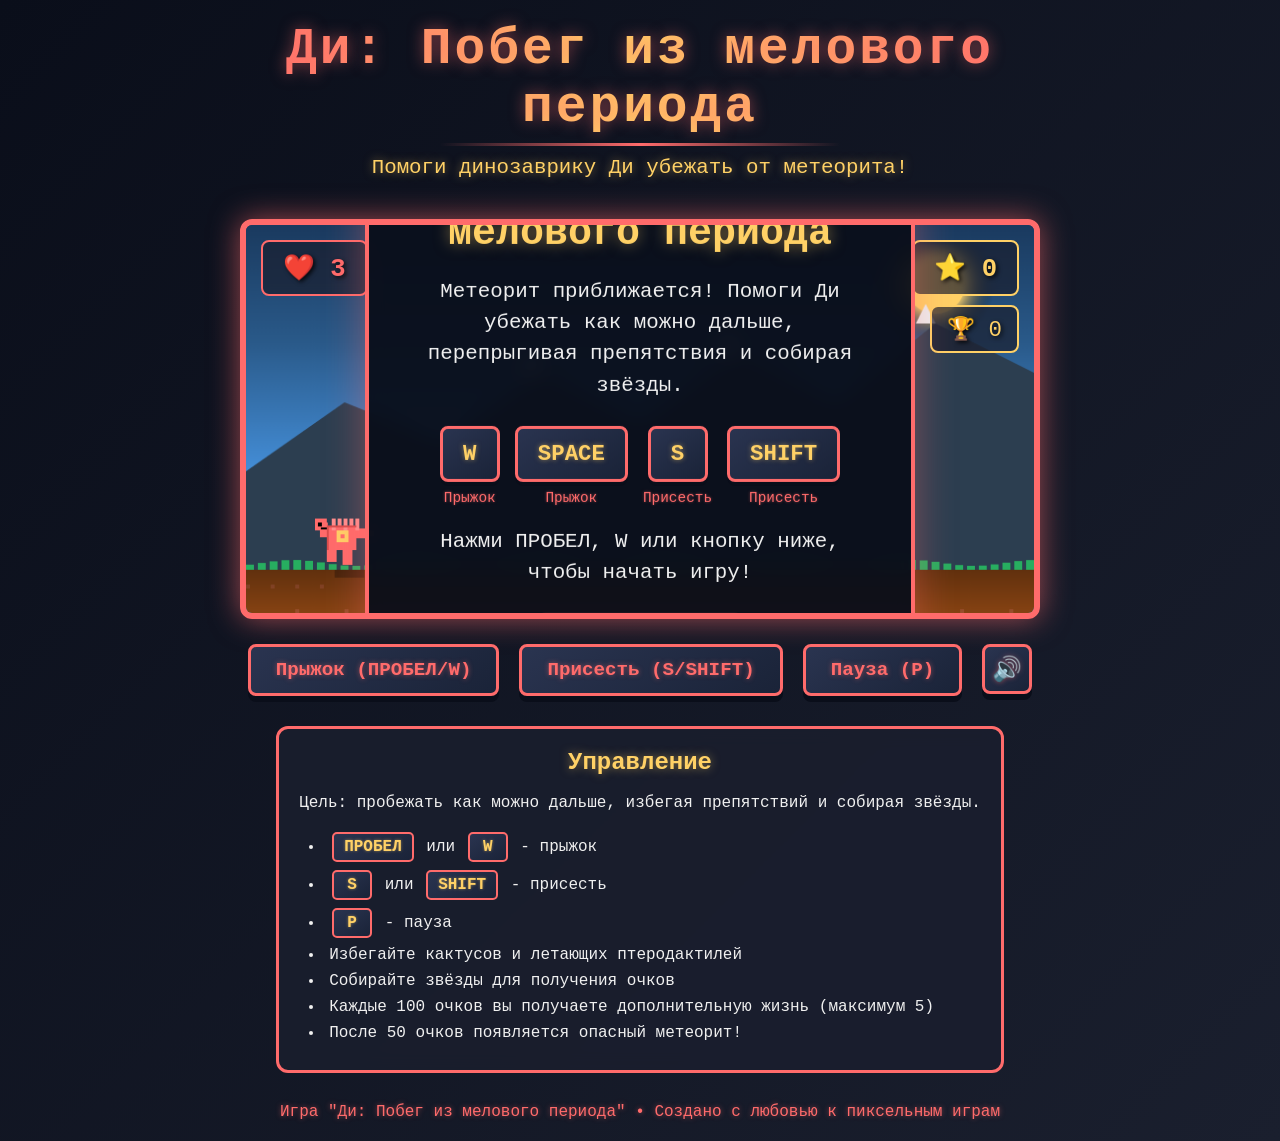
<file: game/index-Didini.html>
<!DOCTYPE html>
<html lang="ru">
<head>
    <meta charset="UTF-8">
    <meta name="viewport" content="width=device-width, initial-scale=1.0">
    <title>Ди: Побег из мелового периода</title>
    <style>
        * {
            margin: 0;
            padding: 0;
            box-sizing: border-box;
            user-select: none;
        }
        
        body {
            background: linear-gradient(135deg, #0a0e1a 0%, #1a1f2e 100%);
            font-family: 'Courier New', monospace;
            display: flex;
            flex-direction: column;
            align-items: center;
            justify-content: center;
            min-height: 100vh;
            color: #f0f0f0;
            padding: 20px;
            overflow-x: hidden;
        }
        
        .header {
            text-align: center;
            margin-bottom: 20px;
            width: 100%;
            max-width: 800px;
        }
        
        .title {
            font-size: 3.2rem;
            background: linear-gradient(90deg, #ff6b6b, #ffd166, #ff6b6b);
            -webkit-background-clip: text;
            background-clip: text;
            color: transparent;
            text-shadow: 0 0 15px rgba(255, 107, 107, 0.5);
            margin-bottom: 10px;
            letter-spacing: 3px;
            font-weight: bold;
            position: relative;
            padding-bottom: 10px;
        }
        
        .title::after {
            content: '';
            position: absolute;
            bottom: 0;
            left: 25%;
            width: 50%;
            height: 3px;
            background: linear-gradient(90deg, transparent, #ff6b6b, transparent);
        }
        
        .subtitle {
            font-size: 1.3rem;
            color: #ffd166;
            margin-bottom: 20px;
            text-shadow: 0 0 10px rgba(255, 209, 102, 0.5);
        }
        
        .game-container {
            position: relative;
            width: 800px;
            height: 400px;
            margin: 0 auto;
            border: 6px solid #ff6b6b;
            border-radius: 12px;
            overflow: hidden;
            box-shadow: 
                0 0 30px rgba(255, 107, 107, 0.6),
                inset 0 0 20px rgba(255, 107, 107, 0.2);
            background: linear-gradient(to bottom, #1a3a5f 0%, #2a5a8a 30%, #4a9ae9 100%);
        }
        
        #gameCanvas {
            display: block;
        }
        
        .ui-overlay {
            position: absolute;
            top: 0;
            left: 0;
            width: 100%;
            height: 100%;
            pointer-events: none;
        }
        
        .score-container, .health-container {
            position: absolute;
            font-size: 1.6rem;
            text-shadow: 2px 2px 4px rgba(0, 0, 0, 0.8);
            font-weight: bold;
            padding: 10px 20px;
            border-radius: 8px;
            background: rgba(26, 31, 46, 0.7);
            border: 2px solid;
            backdrop-filter: blur(5px);
        }
        
        .score-container {
            top: 15px;
            right: 15px;
            color: #ffd166;
            border-color: #ffd166;
        }
        
        .health-container {
            top: 15px;
            left: 15px;
            color: #ff6b6b;
            border-color: #ff6b6b;
        }
        
        .controls {
            display: flex;
            justify-content: center;
            gap: 20px;
            margin-top: 25px;
            width: 100%;
            max-width: 800px;
        }
        
        button {
            background: linear-gradient(145deg, #2a3450, #1a2338);
            color: #ff6b6b;
            border: 3px solid #ff6b6b;
            border-radius: 8px;
            padding: 12px 25px;
            font-family: 'Courier New', monospace;
            font-size: 1.2rem;
            font-weight: bold;
            cursor: pointer;
            transition: all 0.3s;
            box-shadow: 0 6px 0 #0a0e1a;
            text-shadow: 0 0 5px rgba(255, 107, 107, 0.5);
            position: relative;
            overflow: hidden;
        }
        
        button::before {
            content: '';
            position: absolute;
            top: 0;
            left: -100%;
            width: 100%;
            height: 100%;
            background: linear-gradient(90deg, transparent, rgba(255, 107, 107, 0.2), transparent);
            transition: 0.5s;
        }
        
        button:hover {
            background: linear-gradient(145deg, #3a4560, #2a3450);
            transform: translateY(-3px);
            box-shadow: 0 9px 0 #0a0e1a;
        }
        
        button:hover::before {
            left: 100%;
        }
        
        button:active {
            transform: translateY(3px);
            box-shadow: 0 3px 0 #0a0e1a;
        }
        
        button:disabled {
            opacity: 0.5;
            cursor: not-allowed;
            transform: none;
            box-shadow: 0 6px 0 #0a0e1a;
        }
        
        .instructions {
            max-width: 800px;
            margin-top: 30px;
            padding: 20px;
            background: rgba(26, 31, 46, 0.9);
            border-radius: 12px;
            border: 3px solid #ff6b6b;
            backdrop-filter: blur(10px);
        }
        
        .instructions h3 {
            color: #ffd166;
            margin-bottom: 15px;
            text-align: center;
            font-size: 1.5rem;
            text-shadow: 0 0 10px rgba(255, 209, 102, 0.5);
        }
        
        .instructions p {
            margin-bottom: 10px;
            line-height: 1.6;
        }
        
        .instructions ul {
            padding-left: 25px;
            margin-top: 15px;
        }
        
        .instructions li {
            margin-bottom: 8px;
            padding-left: 5px;
        }
        
        .key {
            display: inline-block;
            background: linear-gradient(145deg, #2a3450, #1a2338);
            border: 2px solid #ff6b6b;
            border-radius: 5px;
            padding: 4px 10px;
            font-weight: bold;
            color: #ffd166;
            text-shadow: 0 0 3px rgba(255, 209, 102, 0.5);
            margin: 0 3px;
            min-width: 40px;
            text-align: center;
        }
        
        .game-message {
            position: absolute;
            top: 50%;
            left: 50%;
            transform: translate(-50%, -50%);
            background: rgba(10, 14, 26, 0.95);
            padding: 40px;
            border-radius: 15px;
            border: 4px solid #ff6b6b;
            text-align: center;
            width: 85%;
            max-width: 550px;
            pointer-events: none;
            opacity: 0;
            transition: opacity 0.5s;
            backdrop-filter: blur(10px);
            box-shadow: 0 0 40px rgba(255, 107, 107, 0.4);
        }
        
        .game-message h2 {
            color: #ffd166;
            font-size: 2.5rem;
            margin-bottom: 20px;
            text-shadow: 0 0 15px rgba(255, 209, 102, 0.5);
        }
        
        .game-message p {
            font-size: 1.3rem;
            margin-bottom: 25px;
            line-height: 1.5;
        }
        
        .game-message button {
            pointer-events: auto;
            font-size: 1.3rem;
            padding: 15px 30px;
        }
        
        .footer {
            margin-top: 30px;
            text-align: center;
            color: #ff6b6b;
            font-size: 1rem;
            text-shadow: 0 0 5px rgba(255, 107, 107, 0.5);
        }
        
        .dino-display {
            display: flex;
            justify-content: center;
            align-items: center;
            margin: 20px 0;
        }
        
        .pixel-dino {
            image-rendering: pixelated;
            image-rendering: crisp-edges;
        }
        
        .keys-container {
            display: flex;
            justify-content: center;
            gap: 15px;
            margin: 20px 0;
        }
        
        .key-large {
            display: inline-block;
            background: linear-gradient(145deg, #2a3450, #1a2338);
            border: 3px solid #ff6b6b;
            border-radius: 8px;
            padding: 12px 20px;
            font-weight: bold;
            color: #ffd166;
            font-size: 1.4rem;
            min-width: 60px;
            text-align: center;
            text-shadow: 0 0 5px rgba(255, 209, 102, 0.5);
            box-shadow: 0 4px 0 #0a0e1a;
        }
        
        .key-label {
            display: block;
            font-size: 0.9rem;
            color: #ff6b6b;
            margin-top: 8px;
            text-shadow: 0 0 3px rgba(255, 107, 107, 0.5);
        }
        
        .sound-control {
            position: absolute;
            top: 15px;
            right: 15px;
            z-index: 100;
        }
        
        .sound-btn {
            width: 50px;
            height: 50px;
            padding: 0;
            font-size: 1.5rem;
            display: flex;
            align-items: center;
            justify-content: center;
        }
        
        .high-score {
            position: absolute;
            top: 80px;
            right: 15px;
            font-size: 1.4rem;
            color: #ffd166;
            text-shadow: 2px 2px 4px rgba(0, 0, 0, 0.8);
            background: rgba(26, 31, 46, 0.7);
            padding: 8px 15px;
            border-radius: 8px;
            border: 2px solid #ffd166;
        }
        
        @media (max-width: 850px) {
            .game-container, .controls, .instructions, .header {
                width: 95%;
                max-width: 95%;
            }
            
            .game-container {
                height: 350px;
            }
            
            .title {
                font-size: 2.5rem;
            }
        }
        
        @media (max-width: 600px) {
            .game-container {
                height: 300px;
            }
            
            .title {
                font-size: 2rem;
            }
            
            .controls {
                flex-wrap: wrap;
            }
            
            .game-message {
                padding: 20px;
            }
        }
    </style>
</head>
<body>
    <div class="header">
        <h1 class="title">Ди: Побег из мелового периода</h1>
        <p class="subtitle">Помоги динозаврику Ди убежать от метеорита!</p>
    </div>
    
    <div class="game-container">
        <canvas id="gameCanvas" width="800" height="400"></canvas>
        
        <div class="ui-overlay">
            <div class="health-container">
                ❤️ <span id="health">3</span>
            </div>
            <div class="score-container">
                ⭐ <span id="score">0</span>
            </div>
            <div class="high-score">
                🏆 <span id="highScore">0</span>
            </div>
        </div>
        
        <div class="game-message" id="startScreen">
            <h2>Ди: Побег из мелового периода</h2>
            <p>Метеорит приближается! Помоги Ди убежать как можно дальше, перепрыгивая препятствия и собирая звёзды.</p>
            <div class="keys-container">
                <div>
                    <div class="key-large">W</div>
                    <div class="key-label">Прыжок</div>
                </div>
                <div>
                    <div class="key-large">SPACE</div>
                    <div class="key-label">Прыжок</div>
                </div>
                <div>
                    <div class="key-large">S</div>
                    <div class="key-label">Присесть</div>
                </div>
                <div>
                    <div class="key-large">SHIFT</div>
                    <div class="key-label">Присесть</div>
                </div>
            </div>
            <p>Нажми ПРОБЕЛ, W или кнопку ниже, чтобы начать игру!</p>
            <button id="startButton">Начать игру</button>
        </div>
        
        <div class="game-message" id="gameOverScreen">
            <h2>Конец игры!</h2>
            <p>Ваш результат: <span id="finalScore">0</span> очков</p>
            <p>Метеорит догнал Ди... Попробуйте снова!</p>
            <button id="restartButton">Играть снова</button>
        </div>
    </div>
    
    <div class="controls">
        <button id="jumpButton">Прыжок (ПРОБЕЛ/W)</button>
        <button id="duckButton">Присесть (S/SHIFT)</button>
        <button id="pauseButton">Пауза (P)</button>
        <button id="soundButton" class="sound-btn" title="Вкл/Выкл звук">🔊</button>
    </div>
    
    <div class="instructions">
        <h3>Управление</h3>
        <p>Цель: пробежать как можно дальше, избегая препятствий и собирая звёзды.</p>
        <ul>
            <li><span class="key">ПРОБЕЛ</span> или <span class="key">W</span> - прыжок</li>
            <li><span class="key">S</span> или <span class="key">SHIFT</span> - присесть</li>
            <li><span class="key">P</span> - пауза</li>
            <li>Избегайте кактусов и летающих птеродактилей</li>
            <li>Собирайте звёзды для получения очков</li>
            <li>Каждые 100 очков вы получаете дополнительную жизнь (максимум 5)</li>
            <li>После 50 очков появляется опасный метеорит!</li>
        </ul>
    </div>
    
    <div class="footer">
        <p>Игра "Ди: Побег из мелового периода" • Создано с любовью к пиксельным играм</p>
    </div>

    <!-- Аудио элементы -->
    <audio id="jumpSound" preload="auto">
        <source src="[data-uri]" type="audio/wav">
    </audio>
    
    <audio id="starSound" preload="auto">
        <source src="[data-uri]" type="audio/wav">
    </audio>
    
    <audio id="hurtSound" preload="auto">
        <source src="[data-uri]" type="audio/wav">
    </audio>
    
    <audio id="gameOverSound" preload="auto">
        <source src="[data-uri]" type="audio/wav">
    </audio>
    
    <audio id="backgroundMusic" loop preload="auto">
        <source src="[data-uri]" type="audio/wav">
    </audio>
    
    <audio id="meteorSound" preload="auto">
        <source src="[data-uri]" type="audio/wav">
    </audio>

    <script>
        // Инициализация игры
        const canvas = document.getElementById('gameCanvas');
        const ctx = canvas.getContext('2d');
        
        // Аудио элементы
        const jumpSound = document.getElementById('jumpSound');
        const starSound = document.getElementById('starSound');
        const hurtSound = document.getElementById('hurtSound');
        const gameOverSound = document.getElementById('gameOverSound');
        const backgroundMusic = document.getElementById('backgroundMusic');
        const meteorSound = document.getElementById('meteorSound');
        const soundButton = document.getElementById('soundButton');
        
        // Элементы UI
        const healthElement = document.getElementById('health');
        const scoreElement = document.getElementById('score');
        const highScoreElement = document.getElementById('highScore');
        const startScreen = document.getElementById('startScreen');
        const gameOverScreen = document.getElementById('gameOverScreen');
        const finalScoreElement = document.getElementById('finalScore');
        const startButton = document.getElementById('startButton');
        const restartButton = document.getElementById('restartButton');
        const jumpButton = document.getElementById('jumpButton');
        const duckButton = document.getElementById('duckButton');
        const pauseButton = document.getElementById('pauseButton');
        
        // Настройки звука
        let soundEnabled = true;
        let backgroundMusicStarted = false;
        
        // Игровые переменные
        let game = {
            running: false,
            paused: false,
            score: 0,
            health: 3,
            highScore: localStorage.getItem('dinoHighScore') || 0,
            speed: 5,
            gameOver: false,
            animationFrame: 0
        };
        
        // Игровые объекты
        const dino = {
            x: 80,
            y: 290,
            width: 50,
            height: 60,
            jumping: false,
            ducking: false,
            jumpVelocity: 0,
            gravity: 0.5,
            jumpPower: -14,
            groundY: 290,
            duckHeight: 35,
            normalHeight: 60,
            frame: 0,
            runAnimationSpeed: 0.2
        };
        
        let obstacles = [];
        let stars = [];
        let clouds = [];
        let particles = [];
        let backgroundElements = [];
        let meteor = {
            x: 850,
            y: 50,
            size: 40,
            speed: 3,
            visible: false,
            rotation: 0
        };
        
        // Создаем улучшенные спрайты
        const createPixelSprite = (color, size, shape, frame = 0) => {
            const spriteCanvas = document.createElement('canvas');
            const spriteCtx = spriteCanvas.getContext('2d');
            spriteCanvas.width = size;
            spriteCanvas.height = size;
            
            spriteCtx.imageSmoothingEnabled = false;
            spriteCtx.fillStyle = color;
            
            if (shape === 'dino') {
                // Улучшенный спрайт динозавра Ди
                spriteCtx.fillStyle = '#ff6b6b';
                
                // Тело (изменяется в зависимости от кадра для анимации бега)
                const bodyOffset = frame === 1 ? 2 : 0;
                spriteCtx.fillRect(10 + bodyOffset, 15, 30, 25);
                
                // Спина и хвост
                spriteCtx.fillRect(40 + bodyOffset, 18, 10, 10);
                spriteCtx.fillRect(50 + bodyOffset, 20, 8, 6);
                
                // Ноги (анимированные)
                if (frame === 0) {
                    spriteCtx.fillRect(12, 40, 10, 15);
                    spriteCtx.fillRect(28, 40, 10, 12);
                } else {
                    spriteCtx.fillRect(12, 40, 10, 12);
                    spriteCtx.fillRect(28, 40, 10, 15);
                }
                
                // Шея
                spriteCtx.fillRect(5, 12, 8, 15);
                
                // Голова
                spriteCtx.fillRect(0, 8, 12, 12);
                
                // Гребень на спине
                spriteCtx.fillStyle = '#ff8e8e';
                for(let i = 0; i < 5; i++) {
                    const height = i % 2 === 0 ? 12 : 8;
                    spriteCtx.fillRect(15 + i*6 + bodyOffset, 8, 4, height);
                }
                
                // Глаз
                spriteCtx.fillStyle = '#000';
                spriteCtx.fillRect(3, 12, 4, 4);
                
                // Улыбка
                spriteCtx.fillRect(6, 17, 6, 2);
                
                // Буква "Д" на боку
                spriteCtx.fillStyle = '#ffd166';
                spriteCtx.fillRect(20 + bodyOffset, 20, 12, 4);
                spriteCtx.fillRect(20 + bodyOffset, 20, 4, 12);
                spriteCtx.fillRect(28 + bodyOffset, 20, 4, 12);
                spriteCtx.fillRect(20 + bodyOffset, 28, 12, 4);
                
                // Тени для объема
                spriteCtx.fillStyle = '#d94c4c';
                spriteCtx.fillRect(10 + bodyOffset, 15, 2, 25);
                spriteCtx.fillRect(10 + bodyOffset, 15, 30, 2);
                
            } else if (shape === 'cactus') {
                // Улучшенный кактус
                spriteCtx.fillStyle = '#2ecc71';
                
                // Основной стебель
                spriteCtx.fillRect(12, 5, 8, 40);
                
                // Боковые отростки
                spriteCtx.fillRect(8, 12, 16, 6);
                spriteCtx.fillRect(5, 22, 22, 6);
                spriteCtx.fillRect(10, 32, 12, 6);
                
                // Колючки
                spriteCtx.fillStyle = '#27ae60';
                for (let i = 0; i < 4; i++) {
                    for (let j = 0; j < 3; j++) {
                        if (Math.random() > 0.5) {
                            spriteCtx.fillRect(5 + i*5, 10 + j*10, 2, 2);
                        }
                    }
                }
                
                // Тени
                spriteCtx.fillStyle = '#229954';
                spriteCtx.fillRect(12, 5, 2, 40);
                spriteCtx.fillRect(12, 5, 8, 2);
                
            } else if (shape === 'pterodactyl') {
                // Улучшенный птеродактиль
                spriteCtx.fillStyle = '#8e44ad';
                
                // Тело
                spriteCtx.fillRect(8, 15, 25, 12);
                
                // Голова
                spriteCtx.fillRect(30, 12, 10, 15);
                
                // Клюв
                spriteCtx.fillRect(40, 15, 6, 4);
                
                // Крылья
                const wingOffset = Math.sin(Date.now() / 100) * 3;
                spriteCtx.fillRect(0, 12, 35, 6);
                
                // Глаз
                spriteCtx.fillStyle = '#000';
                spriteCtx.fillRect(33, 15, 3, 3);
                
                // Тени
                spriteCtx.fillStyle = '#6c3483';
                spriteCtx.fillRect(8, 15, 2, 12);
                spriteCtx.fillRect(8, 15, 25, 2);
                
            } else if (shape === 'star') {
                // Улучшенная звезда
                spriteCtx.fillStyle = '#ffd166';
                
                // Центральная часть
                spriteCtx.fillRect(10, 10, 10, 10);
                
                // Лучи
                spriteCtx.fillRect(5, 15, 5, 2);
                spriteCtx.fillRect(20, 15, 5, 2);
                spriteCtx.fillRect(15, 5, 2, 5);
                spriteCtx.fillRect(15, 20, 2, 5);
                
                // Диагональные лучи
                spriteCtx.fillRect(7, 7, 3, 3);
                spriteCtx.fillRect(20, 7, 3, 3);
                spriteCtx.fillRect(7, 20, 3, 3);
                spriteCtx.fillRect(20, 20, 3, 3);
                
                // Блеск
                spriteCtx.fillStyle = '#fff';
                spriteCtx.fillRect(13, 13, 4, 4);
                
            } else if (shape === 'meteor') {
                // Улучшенный метеорит
                spriteCtx.fillStyle = '#e74c3c';
                
                // Основная форма
                spriteCtx.beginPath();
                spriteCtx.arc(size/2, size/2, size/2 - 4, 0, Math.PI * 2);
                spriteCtx.fill();
                
                // Кратеры
                spriteCtx.fillStyle = '#c0392b';
                spriteCtx.beginPath();
                spriteCtx.arc(size/2 - 8, size/2 - 6, 5, 0, Math.PI * 2);
                spriteCtx.fill();
                
                spriteCtx.beginPath();
                spriteCtx.arc(size/2 + 6, size/2 + 4, 4, 0, Math.PI * 2);
                spriteCtx.fill();
                
                spriteCtx.beginPath();
                spriteCtx.arc(size/2 + 2, size/2 - 8, 3, 0, Math.PI * 2);
                spriteCtx.fill();
                
                // Огненный хвост
                spriteCtx.fillStyle = '#ff9f43';
                ctx.beginPath();
                ctx.moveTo(size/2 - 15, size/2);
                ctx.lineTo(size/2 - 35, size/2);
                ctx.lineTo(size/2 - 20, size/2 + 12);
                ctx.closePath();
                ctx.fill();
                
                // Внутреннее свечение
                spriteCtx.fillStyle = '#ff6b6b';
                spriteCtx.beginPath();
                spriteCtx.arc(size/2, size/2, size/4, 0, Math.PI * 2);
                spriteCtx.fill();
            }
            
            return spriteCanvas;
        };
        
        // Создаем спрайты для анимации
        const dinoSprites = [
            createPixelSprite('#ff6b6b', 60, 'dino', 0),
            createPixelSprite('#ff6b6b', 60, 'dino', 1)
        ];
        const dinoJumpSprite = createPixelSprite('#ff6b6b', 60, 'dino', 0);
        const dinoDuckSprite = createPixelSprite('#ff6b6b', 60, 'dino', 0);
        const cactusSprite = createPixelSprite('#2ecc71', 50, 'cactus');
        const pterodactylSprite = createPixelSprite('#8e44ad', 45, 'pterodactyl');
        const starSprite = createPixelSprite('#ffd166', 35, 'star');
        const meteorSprite = createPixelSprite('#e74c3c', 70, 'meteor');
        
        // Генератор звуков через Web Audio API
        function createSound(frequency, duration, type = 'sine', volume = 0.3) {
            if (!soundEnabled) return;
            
            try {
                const audioContext = new (window.AudioContext || window.webkitAudioContext)();
                const oscillator = audioContext.createOscillator();
                const gainNode = audioContext.createGain();
                
                oscillator.connect(gainNode);
                gainNode.connect(audioContext.destination);
                
                oscillator.type = type;
                oscillator.frequency.setValueAtTime(frequency, audioContext.currentTime);
                
                gainNode.gain.setValueAtTime(volume, audioContext.currentTime);
                gainNode.gain.exponentialRampToValueAtTime(0.001, audioContext.currentTime + duration);
                
                oscillator.start();
                oscillator.stop(audioContext.currentTime + duration);
            } catch (e) {
                console.log("Audio context not supported");
            }
        }
        
        // Функции для звуков
        function playJumpSound() {
            createSound(800, 0.1, 'sine', 0.2);
        }
        
        function playStarSound() {
            createSound(1200, 0.2, 'sine', 0.15);
            createSound(1600, 0.15, 'sine', 0.1);
        }
        
        function playHurtSound() {
            createSound(300, 0.3, 'sawtooth', 0.25);
            createSound(200, 0.2, 'sawtooth', 0.2);
        }
        
        function playGameOverSound() {
            for(let i = 0; i < 5; i++) {
                setTimeout(() => {
                    createSound(200 - i*20, 0.5, 'sawtooth', 0.3);
                }, i * 100);
            }
        }
        
        function playMeteorSound() {
            createSound(150, 1, 'sawtooth', 0.4);
            setTimeout(() => createSound(120, 0.8, 'sawtooth', 0.3), 100);
        }
        
        // Инициализация игры
        function initGame() {
            game.running = true;
            game.paused = false;
            game.gameOver = false;
            game.score = 0;
            game.health = 3;
            game.speed = 5;
            game.animationFrame = 0;
            
            dino.x = 80;
            dino.y = dino.groundY;
            dino.jumping = false;
            dino.ducking = false;
            dino.jumpVelocity = 0;
            dino.height = dino.normalHeight;
            dino.frame = 0;
            
            obstacles = [];
            stars = [];
            clouds = [];
            particles = [];
            backgroundElements = [];
            
            meteor.x = 850;
            meteor.y = 50;
            meteor.visible = false;
            meteor.rotation = 0;
            
            // Создаем облака
            for (let i = 0; i < 8; i++) {
                clouds.push({
                    x: Math.random() * canvas.width,
                    y: Math.random() * 150 + 20,
                    width: Math.random() * 50 + 30,
                    height: Math.random() * 25 + 15,
                    speed: Math.random() * 0.7 + 0.3,
                    opacity: Math.random() * 0.3 + 0.7
                });
            }
            
            // Создаем элементы заднего фона
            for (let i = 0; i < 20; i++) {
                backgroundElements.push({
                    x: Math.random() * canvas.width,
                    y: Math.random() * 250,
                    size: Math.random() * 4 + 1,
                    speed: Math.random() * 0.2 + 0.1,
                    brightness: Math.random() * 0.5 + 0.5
                });
            }
            
            updateUI();
            hideScreen(startScreen);
            hideScreen(gameOverScreen);
            
            // Запускаем фоновую музыку
            if (soundEnabled && !backgroundMusicStarted) {
                try {
                    backgroundMusic.volume = 0.1;
                    backgroundMusic.play();
                    backgroundMusicStarted = true;
                } catch (e) {
                    console.log("Background music error:", e);
                }
            }
        }
        
        // Управление отображением экранов
        function showScreen(screen) {
            screen.style.opacity = '1';
            screen.style.pointerEvents = 'auto';
        }
        
        function hideScreen(screen) {
            screen.style.opacity = '0';
            screen.style.pointerEvents = 'none';
        }
        
        // Обновление UI
        function updateUI() {
            healthElement.textContent = game.health;
            scoreElement.textContent = Math.floor(game.score);
            highScoreElement.textContent = game.highScore;
        }
        
        // Создание частиц
        function createParticles(x, y, color, count, size = 4) {
            for (let i = 0; i < count; i++) {
                particles.push({
                    x: x,
                    y: y,
                    vx: (Math.random() - 0.5) * 8,
                    vy: (Math.random() - 0.5) * 8 - 2,
                    size: Math.random() * size + 2,
                    color: color,
                    life: 40,
                    gravity: 0.1
                });
            }
        }
        
        // Генерация препятствий
        function generateObstacle() {
            const obstacleTypes = ['cactus', 'pterodactyl'];
            const type = obstacleTypes[Math.floor(Math.random() * obstacleTypes.length)];
            
            if (type === 'cactus') {
                obstacles.push({
                    x: canvas.width,
                    y: dino.groundY + dino.normalHeight - 45,
                    width: 30,
                    height: 45,
                    type: 'cactus',
                    shadow: true
                });
            } else if (type === 'pterodactyl') {
                obstacles.push({
                    x: canvas.width,
                    y: Math.random() * 150 + 150,
                    width: 40,
                    height: 20,
                    type: 'pterodactyl',
                    shadow: false
                });
            }
        }
        
        // Генерация звезд
        function generateStar() {
            if (Math.random() < 0.015) {
                stars.push({
                    x: canvas.width,
                    y: Math.random() * 200 + 100,
                    width: 25,
                    height: 25,
                    collected: false,
                    rotation: Math.random() * Math.PI * 2,
                    rotationSpeed: (Math.random() - 0.5) * 0.1
                });
            }
        }
        
        // Отрисовка улучшенного фона
        function drawBackground() {
            // Градиентное небо
            const gradient = ctx.createLinearGradient(0, 0, 0, canvas.height);
            gradient.addColorStop(0, '#1a3a5f');
            gradient.addColorStop(0.3, '#2a5a8a');
            gradient.addColorStop(0.7, '#4a9ae9');
            gradient.addColorStop(1, '#87ceeb');
            ctx.fillStyle = gradient;
            ctx.fillRect(0, 0, canvas.width, canvas.height);
            
            // Звезды на заднем плане
            ctx.fillStyle = '#ffffff';
            for (const star of backgroundElements) {
                ctx.globalAlpha = star.brightness;
                ctx.fillRect(star.x, star.y, star.size, star.size);
            }
            ctx.globalAlpha = 1;
            
            // Солнце
            ctx.fillStyle = '#ffd166';
            ctx.beginPath();
            ctx.arc(700, 60, 30, 0, Math.PI * 2);
            ctx.fill();
            
            // Свечение солнца
            const sunGradient = ctx.createRadialGradient(700, 60, 30, 700, 60, 60);
            sunGradient.addColorStop(0, 'rgba(255, 209, 102, 0.8)');
            sunGradient.addColorStop(1, 'transparent');
            ctx.fillStyle = sunGradient;
            ctx.fillRect(640, 20, 120, 120);
            
            // Горы
            ctx.fillStyle = '#2c3e50';
            ctx.beginPath();
            ctx.moveTo(0, 250);
            ctx.lineTo(100, 180);
            ctx.lineTo(200, 220);
            ctx.lineTo(300, 150);
            ctx.lineTo(400, 200);
            ctx.lineTo(500, 130);
            ctx.lineTo(600, 180);
            ctx.lineTo(700, 100);
            ctx.lineTo(800, 150);
            ctx.lineTo(800, 400);
            ctx.lineTo(0, 400);
            ctx.closePath();
            ctx.fill();
            
            // Снег на горах
            ctx.fillStyle = '#ecf0f1';
            ctx.beginPath();
            ctx.moveTo(280, 150);
            ctx.lineTo(300, 150);
            ctx.lineTo(290, 130);
            ctx.closePath();
            ctx.fill();
            
            ctx.beginPath();
            ctx.moveTo(480, 130);
            ctx.lineTo(500, 130);
            ctx.lineTo(490, 110);
            ctx.closePath();
            ctx.fill();
            
            ctx.beginPath();
            ctx.moveTo(680, 100);
            ctx.lineTo(700, 100);
            ctx.lineTo(690, 80);
            ctx.closePath();
            ctx.fill();
            
            // Облака
            drawClouds();
            
            // Земля с текстурой
            drawGround();
        }
        
        // Отрисовка облаков
        function drawClouds() {
            for (const cloud of clouds) {
                ctx.fillStyle = `rgba(255, 255, 255, ${cloud.opacity})`;
                
                // Пиксельные облака с мягкими краями
                for (let i = 0; i < cloud.width; i += 6) {
                    for (let j = 0; j < cloud.height; j += 6) {
                        if (Math.random() > 0.2) {
                            const size = 5;
                            const offsetX = Math.sin(i + j + Date.now() / 1000) * 2;
                            const offsetY = Math.cos(i + j + Date.now() / 1000) * 2;
                            ctx.fillRect(cloud.x + i + offsetX, cloud.y + j + offsetY, size, size);
                        }
                    }
                }
            }
        }
        
        // Отрисовка земли
        function drawGround() {
            // Основная земля
            ctx.fillStyle = '#8B4513';
            ctx.fillRect(0, dino.groundY + dino.normalHeight, canvas.width, canvas.height - (dino.groundY + dino.normalHeight));
            
            // Трава
            ctx.fillStyle = '#27ae60';
            for (let i = 0; i < canvas.width; i += 12) {
                const height = Math.sin(i / 20 + Date.now() / 1000) * 3 + 7;
                ctx.fillRect(i, dino.groundY + dino.normalHeight, 8, -height);
            }
            
            // Детали на земле
            ctx.fillStyle = '#a0522d';
            for (let i = 0; i < canvas.width; i += 25) {
                for (let j = dino.groundY + dino.normalHeight + 15; j < canvas.height; j += 25) {
                    if (Math.random() > 0.6) {
                        ctx.fillRect(i, j, 4, 4);
                    }
                }
            }
            
            // Тень от земли
            const groundShadow = ctx.createLinearGradient(0, dino.groundY + dino.normalHeight, 0, dino.groundY + dino.normalHeight + 50);
            groundShadow.addColorStop(0, 'rgba(0, 0, 0, 0.3)');
            groundShadow.addColorStop(1, 'transparent');
            ctx.fillStyle = groundShadow;
            ctx.fillRect(0, dino.groundY + dino.normalHeight, canvas.width, 50);
        }
        
        // Отрисовка динозавра
        function drawDino() {
            const dinoY = dino.y;
            const dinoHeight = dino.ducking ? dino.duckHeight : dino.normalHeight;
            
            // Тень под динозавром
            ctx.fillStyle = 'rgba(0, 0, 0, 0.3)';
            ctx.fillRect(dino.x + 10, dino.groundY + dino.normalHeight, dino.width - 20, 8);
            
            // Выбор спрайта в зависимости от состояния
            let currentSprite;
            if (dino.jumping) {
                currentSprite = dinoJumpSprite;
            } else if (dino.ducking) {
                currentSprite = dinoDuckSprite;
            } else {
                // Анимация бега
                dino.frame += dino.runAnimationSpeed;
                if (dino.frame >= dinoSprites.length) dino.frame = 0;
                currentSprite = dinoSprites[Math.floor(dino.frame)];
            }
            
            // Отрисовка спрайта
            ctx.drawImage(currentSprite, dino.x - 10, dinoY - (dino.ducking ? 20 : 0));
            
            // Эффект свечения при беге
            if (!dino.jumping && !dino.ducking && game.running) {
                const pulse = Math.sin(Date.now() / 100) * 0.3 + 0.7;
                ctx.fillStyle = `rgba(255, 107, 107, ${pulse})`;
                ctx.fillRect(dino.x + 40, dinoY + 10, 6, 6);
            }
        }
        
        // Отрисовка препятствий
        function drawObstacles() {
            for (const obstacle of obstacles) {
                // Тень
                if (obstacle.shadow) {
                    ctx.fillStyle = 'rgba(0, 0, 0, 0.3)';
                    ctx.fillRect(obstacle.x + 5, dino.groundY + dino.normalHeight, obstacle.width - 10, 8);
                }
                
                if (obstacle.type === 'cactus') {
                    // Кактус
                    ctx.drawImage(cactusSprite, obstacle.x, obstacle.y);
                } else if (obstacle.type === 'pterodactyl') {
                    // Анимация птеродактиля
                    const wingOffset = Math.sin(Date.now() / 80 + obstacle.x * 0.1) * 5;
                    
                    ctx.save();
                    ctx.translate(obstacle.x, obstacle.y + wingOffset);
                    ctx.drawImage(pterodactylSprite, 0, 0);
                    ctx.restore();
                }
            }
        }
        
        // Отрисовка звезд
        function drawStars() {
            for (const star of stars) {
                if (!star.collected) {
                    // Вращение звезды
                    star.rotation += star.rotationSpeed;
                    
                    // Мерцание
                    const twinkle = Math.sin(Date.now() / 200 + star.x * 0.01) * 0.4 + 0.6;
                    ctx.globalAlpha = twinkle;
                    
                    // Сохранение контекста для вращения
                    ctx.save();
                    ctx.translate(star.x + star.width/2, star.y + star.height/2);
                    ctx.rotate(star.rotation);
                    
                    // Отрисовка звезды
                    ctx.drawImage(starSprite, -star.width/2, -star.height/2);
                    ctx.restore();
                    
                    ctx.globalAlpha = 1.0;
                    
                    // Эффект свечения
                    const glow = ctx.createRadialGradient(
                        star.x + star.width/2, star.y + star.height/2, 0,
                        star.x + star.width/2, star.y + star.height/2, 25
                    );
                    glow.addColorStop(0, 'rgba(255, 209, 102, 0.5)');
                    glow.addColorStop(1, 'transparent');
                    ctx.fillStyle = glow;
                    ctx.fillRect(star.x - 10, star.y - 10, star.width + 20, star.height + 20);
                }
            }
        }
        
        // Отрисовка метеорита
        function drawMeteor() {
            if (meteor.visible) {
                // Вращение метеорита
                meteor.rotation += 0.05;
                
                // Огненный след
                for (let i = 0; i < 8; i++) {
                    const trailX = meteor.x - i * 12;
                    const trailY = meteor.y + i * 3;
                    const size = meteor.size * (1 - i * 0.08);
                    const opacity = 1 - i * 0.12;
                    
                    ctx.fillStyle = i < 4 ? `rgba(255, 159, 67, ${opacity})` : `rgba(255, 107, 107, ${opacity})`;
                    ctx.beginPath();
                    ctx.arc(trailX, trailY, size / 2, 0, Math.PI * 2);
                    ctx.fill();
                }
                
                // Метеорит с вращением
                ctx.save();
                ctx.translate(meteor.x + meteor.size/2, meteor.y + meteor.size/2);
                ctx.rotate(meteor.rotation);
                ctx.drawImage(meteorSprite, -meteor.size/2, -meteor.size/2);
                ctx.restore();
                
                // Свечение метеорита
                const meteorGlow = ctx.createRadialGradient(
                    meteor.x + meteor.size/2, meteor.y + meteor.size/2, 0,
                    meteor.x + meteor.size/2, meteor.y + meteor.size/2, 50
                );
                meteorGlow.addColorStop(0, 'rgba(231, 76, 60, 0.6)');
                meteorGlow.addColorStop(1, 'transparent');
                ctx.fillStyle = meteorGlow;
                ctx.fillRect(meteor.x - 20, meteor.y - 20, meteor.size + 40, meteor.size + 40);
            }
        }
        
        // Отрисовка частиц
        function drawParticles() {
            for (const particle of particles) {
                ctx.fillStyle = particle.color;
                
                // Эффект затухания
                const lifeRatio = particle.life / 40;
                ctx.globalAlpha = lifeRatio;
                
                // Анимация частиц
                particle.vy += particle.gravity || 0;
                particle.x += particle.vx;
                particle.y += particle.vy;
                particle.life--;
                
                // Размер меняется со временем жизни
                const currentSize = particle.size * lifeRatio;
                ctx.fillRect(particle.x, particle.y, currentSize, currentSize);
                
                ctx.globalAlpha = 1.0;
            }
            
            // Удаляем умершие частицы
            particles = particles.filter(p => p.life > 0);
        }
        
        // Проверка столкновений
        function checkCollisions() {
            const dinoHitbox = {
                x: dino.x + 8,
                y: dino.y + 8,
                width: dino.width - 16,
                height: dino.height - 16
            };
            
            // Проверка столкновений с препятствиями
            for (const obstacle of obstacles) {
                const obstacleHitbox = {
                    x: obstacle.x + 5,
                    y: obstacle.y + 5,
                    width: obstacle.width - 10,
                    height: obstacle.height - 10
                };
                
                if (dinoHitbox.x < obstacleHitbox.x + obstacleHitbox.width &&
                    dinoHitbox.x + dinoHitbox.width > obstacleHitbox.x &&
                    dinoHitbox.y < obstacleHitbox.y + obstacleHitbox.height &&
                    dinoHitbox.y + dinoHitbox.height > obstacleHitbox.y) {
                    
                    // Столкновение
                    game.health--;
                    playHurtSound();
                    createParticles(obstacle.x + obstacle.width/2, obstacle.y + obstacle.height/2, '#ff6b6b', 15, 6);
                    obstacles = obstacles.filter(o => o !== obstacle);
                    updateUI();
                    
                    if (game.health <= 0) {
                        gameOver();
                    }
                    
                    return;
                }
            }
            
            // Проверка сбора звезд
            for (const star of stars) {
                if (!star.collected) {
                    const starHitbox = {
                        x: star.x + 5,
                        y: star.y + 5,
                        width: star.width - 10,
                        height: star.height - 10
                    };
                    
                    if (dinoHitbox.x < starHitbox.x + starHitbox.width &&
                        dinoHitbox.x + dinoHitbox.width > starHitbox.x &&
                        dinoHitbox.y < starHitbox.y + starHitbox.height &&
                        dinoHitbox.y + dinoHitbox.height > starHitbox.y) {
                        
                        star.collected = true;
                        game.score += 15;
                        playStarSound();
                        
                        // Дополнительная жизнь каждые 100 очков
                        if (Math.floor(game.score) % 100 === 0 && game.health < 5) {
                            game.health++;
                            createParticles(dino.x + dino.width/2, dino.y, '#ffd166', 30, 8);
                        }
                        
                        createParticles(star.x + star.width/2, star.y + star.height/2, '#ffd166', 20, 5);
                        updateUI();
                    }
                }
            }
            
            // Проверка столкновения с метеоритом
            if (meteor.visible) {
                const meteorHitbox = {
                    x: meteor.x + 10,
                    y: meteor.y + 10,
                    width: meteor.size - 20,
                    height: meteor.size - 20
                };
                
                if (dinoHitbox.x < meteorHitbox.x + meteorHitbox.width &&
                    dinoHitbox.x + dinoHitbox.width > meteorHitbox.x &&
                    dinoHitbox.y < meteorHitbox.y + meteorHitbox.height &&
                    dinoHitbox.y + dinoHitbox.height > meteorHitbox.y) {
                    
                    game.health = 0;
                    playMeteorSound();
                    updateUI();
                    gameOver();
                }
            }
        }
        
        // Обновление игровой логики
        function updateGame() {
            if (!game.running || game.paused || game.gameOver) return;
            
            game.animationFrame++;
            
            // Постепенное увеличение скорости
            game.speed += 0.0003;
            
            // Обновление динозавра
            if (dino.jumping) {
                dino.y += dino.jumpVelocity;
                dino.jumpVelocity += dino.gravity;
                
                if (dino.y >= dino.groundY) {
                    dino.y = dino.groundY;
                    dino.jumping = false;
                    dino.jumpVelocity = 0;
                    createParticles(dino.x + 25, dino.y + dino.height, '#ff6b6b', 8, 3);
                }
            }
            
            // Обновление препятствий
            for (let i = obstacles.length - 1; i >= 0; i--) {
                obstacles[i].x -= game.speed;
                
                if (obstacles[i].x < -50) {
                    obstacles.splice(i, 1);
                }
            }
            
            // Обновление звезд
            for (let i = stars.length - 1; i >= 0; i--) {
                stars[i].x -= game.speed * 0.9;
                
                if (stars[i].x < -40 || stars[i].collected) {
                    stars.splice(i, 1);
                }
            }
            
            // Обновление облаков
            for (let i = clouds.length - 1; i >= 0; i--) {
                clouds[i].x -= clouds[i].speed;
                
                if (clouds[i].x < -100) {
                    clouds[i].x = canvas.width + 50;
                    clouds[i].y = Math.random() * 150 + 20;
                }
            }
            
            // Обновление элементов фона
            for (const element of backgroundElements) {
                element.x -= element.speed;
                if (element.x < -10) {
                    element.x = canvas.width + 10;
                    element.y = Math.random() * 250;
                }
            }
            
            // Обновление метеорита
            if (meteor.visible) {
                meteor.x -= meteor.speed * 1.5;
                meteor.y += 0.8;
                
                if (meteor.x < -100 || meteor.y > canvas.height) {
                    meteor.visible = false;
                    meteor.x = canvas.width + 100;
                    meteor.y = 50;
                }
            } else if (game.score > 50 && Math.random() < 0.0008) {
                meteor.visible = true;
                playMeteorSound();
            }
            
            // Генерация новых объектов
            if (Math.random() < 0.015 + game.speed * 0.001) {
                generateObstacle();
            }
            
            generateStar();
            
            // Увеличение очков
            game.score += 0.15 * (game.speed / 5);
            updateUI();
            
            checkCollisions();
        }
        
        // Игровой цикл
        function gameLoop() {
            // Очистка холста
            ctx.clearRect(0, 0, canvas.width, canvas.height);
            
            // Отрисовка
            drawBackground();
            drawStars();
            drawObstacles();
            drawMeteor();
            drawDino();
            drawParticles();
            
            // Обновление
            updateGame();
            
            requestAnimationFrame(gameLoop);
        }
        
        // Конец игры
        function gameOver() {
            game.running = false;
            game.gameOver = true;
            
            // Взрыв
            createParticles(dino.x + dino.width/2, dino.y + dino.height/2, '#ff6b6b', 40, 8);
            createParticles(dino.x + dino.width/2, dino.y + dino.height/2, '#ffd166', 20, 6);
            
            // Обновление рекорда
            const currentScore = Math.floor(game.score);
            if (currentScore > game.highScore) {
                game.highScore = currentScore;
                localStorage.setItem('dinoHighScore', game.highScore);
            }
            
            // Звук завершения игры
            playGameOverSound();
            
            finalScoreElement.textContent = currentScore;
            setTimeout(() => showScreen(gameOverScreen), 1500);
        }
        
        // Управление
        function jump() {
            if (!dino.jumping && game.running && !game.paused) {
                dino.jumping = true;
                dino.jumpVelocity = dino.jumpPower;
                playJumpSound();
                createParticles(dino.x + 25, dino.y + dino.height, '#ff6b6b', 12, 4);
            }
        }
        
        function duck(start) {
            if (!game.running || game.paused) return;
            
            if (start && !dino.jumping) {
                dino.ducking = true;
                dino.height = dino.duckHeight;
                dino.y = dino.groundY + (dino.normalHeight - dino.duckHeight);
            } else {
                dino.ducking = false;
                dino.height = dino.normalHeight;
                dino.y = dino.groundY;
            }
        }
        
        function togglePause() {
            if (!game.running || game.gameOver) return;
            
            game.paused = !game.paused;
            pauseButton.textContent = game.paused ? 'Продолжить (P)' : 'Пауза (P)';
            
            // Пауза музыки
            if (soundEnabled) {
                if (game.paused) {
                    backgroundMusic.pause();
                } else {
                    backgroundMusic.play();
                }
            }
        }
        
        function toggleSound() {
            soundEnabled = !soundEnabled;
            soundButton.textContent = soundEnabled ? '🔊' : '🔇';
            
            if (soundEnabled) {
                backgroundMusic.volume = 0.1;
                if (!backgroundMusicStarted) {
                    backgroundMusic.play();
                    backgroundMusicStarted = true;
                } else if (!game.paused) {
                    backgroundMusic.play();
                }
            } else {
                backgroundMusic.pause();
            }
        }
        
        // Обработчики событий
        document.addEventListener('keydown', (e) => {
            if (e.code === 'Space' || e.key === ' ' || e.code === 'KeyW' || e.code === 'ArrowUp') {
                e.preventDefault();
                jump();
            } else if (e.code === 'KeyS' || e.code === 'ArrowDown' || e.code === 'ShiftLeft' || e.code === 'ShiftRight') {
                e.preventDefault();
                duck(true);
            } else if (e.code === 'KeyP') {
                togglePause();
            } else if (e.code === 'KeyM') {
                toggleSound();
            }
        });
        
        document.addEventListener('keyup', (e) => {
            if (e.code === 'KeyS' || e.code === 'ArrowDown' || e.code === 'ShiftLeft' || e.code === 'ShiftRight') {
                duck(false);
            }
        });
        
        startButton.addEventListener('click', () => {
            initGame();
        });
        
        restartButton.addEventListener('click', () => {
            initGame();
        });
        
        jumpButton.addEventListener('click', jump);
        
        duckButton.addEventListener('mousedown', () => duck(true));
        duckButton.addEventListener('mouseup', () => duck(false));
        duckButton.addEventListener('touchstart', (e) => {
            e.preventDefault();
            duck(true);
        });
        duckButton.addEventListener('touchend', (e) => {
            e.preventDefault();
            duck(false);
        });
        
        pauseButton.addEventListener('click', togglePause);
        soundButton.addEventListener('click', toggleSound);
        
        // Запуск игры
        showScreen(startScreen);
        gameLoop();
        highScoreElement.textContent = game.highScore;
        
        // Адаптация размера холста
        function resizeCanvas() {
            const container = document.querySelector('.game-container');
            const aspectRatio = 800 / 400;
            
            let newWidth = container.clientWidth;
            let newHeight = newWidth / aspectRatio;
            
            if (newHeight > window.innerHeight * 0.7) {
                newHeight = window.innerHeight * 0.7;
                newWidth = newHeight * aspectRatio;
            }
            
            canvas.style.width = `${newWidth}px`;
            canvas.style.height = `${newHeight}px`;
        }
        
        window.addEventListener('resize', resizeCanvas);
        window.addEventListener('load', resizeCanvas);
        
        // Инициализация звуков при первом клике
        document.addEventListener('click', function initSound() {
            if (!backgroundMusicStarted) {
                backgroundMusic.volume = 0.1;
                backgroundMusic.play().then(() => {
                    backgroundMusicStarted = true;
                }).catch(() => {
                    // Автозапуск заблокирован, ждем взаимодействия пользователя
                });
            }
            document.removeEventListener('click', initSound);
        }, { once: true });
    </script>
</body>
</html>
</file>
<file: KiAll/style.css>
/* Основные стили */
* {
    margin: 0;
    padding: 0;
    box-sizing: border-box;
}

body {
    font-family: 'Segoe UI', Tahoma, Geneva, Verdana, sans-serif;
    background: linear-gradient(135deg, #667eea 0%, #764ba2 100%);
    min-height: 100vh;
    display: flex;
    justify-content: center;
    align-items: center;
    padding: 20px;
}

.container {
    width: 100%;
    max-width: 1200px;
    background: white;
    border-radius: 20px;
    box-shadow: 0 20px 60px rgba(0, 0, 0, 0.3);
    overflow: hidden;
    display: flex;
    flex-direction: column;
    height: 95vh;
}

/* Шапка */
.header {
    background: linear-gradient(135deg, #667eea 0%, #764ba2 100%);
    color: white;
    padding: 20px 30px;
    display: flex;
    justify-content: space-between;
    align-items: center;
}

.logo {
    display: flex;
    align-items: center;
    gap: 15px;
}

.logo i {
    font-size: 2.5rem;
    animation: float 3s ease-in-out infinite;
}

@keyframes float {
    0%, 100% { transform: translateY(0); }
    50% { transform: translateY(-10px); }
}

.logo h1 {
    font-size: 1.8rem;
    font-weight: 600;
}

.mode-indicator {
    background: rgba(255, 255, 255, 0.2);
    padding: 8px 15px;
    border-radius: 20px;
    display: flex;
    align-items: center;
    gap: 8px;
    backdrop-filter: blur(10px);
}

/* Информационный блок */
.info-box {
    background: #e8f4fc;
    border-left: 5px solid #2196f3;
    padding: 15px 20px;
    margin: 0;
    display: flex;
    align-items: flex-start;
    gap: 12px;
}

.info-box i {
    color: #2196f3;
    font-size: 1.2rem;
    margin-top: 2px;
}

/* Контейнер чата */
.chat-container {
    flex: 1;
    display: flex;
    flex-direction: column;
    padding: 0;
}

/* Статус бар */
.status-bar {
    background: #f8f9fa;
    padding: 12px 20px;
    border-bottom: 1px solid #e0e0e0;
    display: flex;
    justify-content: space-between;
    align-items: center;
}

.status-content {
    display: flex;
    align-items: center;
    gap: 10px;
    color: #4caf50;
}

.status-content i {
    font-size: 0.8rem;
    animation: pulse 2s infinite;
}

@keyframes pulse {
    0%, 100% { opacity: 1; }
    50% { opacity: 0.5; }
}

.api-status {
    font-size: 0.9rem;
}

.api-status .online {
    color: #4caf50;
    font-weight: 600;
}

.api-status .offline {
    color: #f44336;
    font-weight: 600;
}

/* Контейнер сообщений */
.messages-container {
    flex: 1;
    overflow-y: auto;
    padding: 20px;
    background: #fafafa;
}

.message {
    display: flex;
    gap: 15px;
    margin-bottom: 20px;
    animation: fadeIn 0.3s ease;
}

@keyframes fadeIn {
    from { opacity: 0; transform: translateY(10px); }
    to { opacity: 1; transform: translateY(0); }
}

.message.bot {
    flex-direction: row;
}

.message.user {
    flex-direction: row-reverse;
}

.message.user .content {
    background: #007bff;
    color: white;
    border-radius: 18px 18px 0 18px;
}

.message.user .sender {
    color: #007bff;
}

.avatar {
    width: 40px;
    height: 40px;
    background: linear-gradient(135deg, #667eea 0%, #764ba2 100%);
    border-radius: 50%;
    display: flex;
    align-items: center;
    justify-content: center;
    color: white;
    flex-shrink: 0;
}

.message.user .avatar {
    background: #007bff;
}

.content {
    flex: 1;
    max-width: 70%;
    background: white;
    padding: 15px;
    border-radius: 18px 18px 18px 0;
    box-shadow: 0 2px 8px rgba(0, 0, 0, 0.1);
}

.content .header {
    display: flex;
    justify-content: space-between;
    margin-bottom: 8px;
    font-size: 0.85rem;
}

.sender {
    font-weight: 600;
    color: #333;
}

.time {
    color: #888;
}

.text {
    line-height: 1.5;
    color: #333;
}

.text pre {
    background: #f5f5f5;
    padding: 12px;
    border-radius: 8px;
    overflow-x: auto;
    margin: 10px 0;
    font-family: 'Courier New', monospace;
}

.text code {
    background: #f5f5f5;
    padding: 2px 6px;
    border-radius: 4px;
    font-family: 'Courier New', monospace;
    font-size: 0.9rem;
}

.text ul, .text ol {
    margin: 10px 0 10px 20px;
}

/* Примеры запросов */
.examples {
    padding: 15px 20px;
    border-top: 1px solid #e0e0e0;
    background: white;
}

.examples-title {
    display: flex;
    align-items: center;
    gap: 10px;
    margin-bottom: 10px;
    color: #666;
    font-size: 0.9rem;
}

.examples-grid {
    display: grid;
    grid-template-columns: repeat(auto-fit, minmax(200px, 1fr));
    gap: 10px;
}

.example-btn {
    background: #f0f2f5;
    border: none;
    padding: 10px 15px;
    border-radius: 10px;
    cursor: pointer;
    text-align: left;
    font-size: 0.85rem;
    color: #333;
    transition: all 0.3s ease;
    white-space: nowrap;
    overflow: hidden;
    text-overflow: ellipsis;
}

.example-btn:hover {
    background: #e4e6eb;
    transform: translateY(-2px);
}

/* Ввод сообщения */
.input-container {
    padding: 20px;
    border-top: 1px solid #e0e0e0;
    background: white;
}

.input-wrapper {
    display: flex;
    gap: 10px;
    margin-bottom: 8px;
}

#userInput {
    flex: 1;
    padding: 12px 20px;
    border: 2px solid #e0e0e0;
    border-radius: 25px;
    font-size: 1rem;
    transition: border-color 0.3s ease;
}

#userInput:focus {
    outline: none;
    border-color: #667eea;
}

.send-btn {
    background: linear-gradient(135deg, #667eea 0%, #764ba2 100%);
    color: white;
    border: none;
    padding: 12px 25px;
    border-radius: 25px;
    cursor: pointer;
    display: flex;
    align-items: center;
    gap: 8px;
    font-weight: 600;
    transition: transform 0.3s ease;
}

.send-btn:hover {
    transform: scale(1.05);
}

.send-btn:disabled {
    opacity: 0.6;
    cursor: not-allowed;
    transform: none;
}

.clear-btn {
    background: #f5f5f5;
    border: none;
    width: 48px;
    height: 48px;
    border-radius: 50%;
    cursor: pointer;
    display: flex;
    align-items: center;
    justify-content: center;
    color: #666;
    transition: all 0.3s ease;
}

.clear-btn:hover {
    background: #ff4444;
    color: white;
}

.input-hints {
    text-align: center;
    color: #888;
    font-size: 0.8rem;
}

/* Подвал */
.footer {
    background: #f8f9fa;
    border-top: 1px solid #e0e0e0;
    padding: 20px;
}

.footer-content {
    display: grid;
    grid-template-columns: repeat(auto-fit, minmax(300px, 1fr));
    gap: 30px;
    margin-bottom: 20px;
}

.api-info {
    background: white;
    padding: 15px;
    border-radius: 10px;
    border: 1px solid #e0e0e0;
}

.api-key {
    margin-bottom: 15px;
}

.api-key code {
    display: block;
    background: #f5f5f5;
    padding: 8px 12px;
    border-radius: 6px;
    margin-top: 5px;
    font-size: 0.9rem;
    word-break: break-all;
}

.api-actions {
    display: flex;
    gap: 10px;
    flex-wrap: wrap;
}

.api-link, .test-btn {
    padding: 8px 15px;
    border-radius: 6px;
    text-decoration: none;
    display: inline-flex;
    align-items: center;
    gap: 8px;
    font-size: 0.9rem;
}

.api-link {
    background: #007bff;
    color: white;
}

.test-btn {
    background: #28a745;
    color: white;
    border: none;
    cursor: pointer;
}

.instructions, .free-alternatives {
    background: white;
    padding: 15px;
    border-radius: 10px;
    border: 1px solid #e0e0e0;
}

.instructions h4, .free-alternatives h4 {
    display: flex;
    align-items: center;
    gap: 10px;
    margin-bottom: 10px;
    color: #333;
}

.instructions ol {
    margin-left: 20px;
    font-size: 0.9rem;
}

.instructions li {
    margin-bottom: 5px;
}

.alternatives-grid {
    display: grid;
    grid-template-columns: 1fr 1fr;
    gap: 10px;
}

.alternatives-grid a {
    background: #f5f5f5;
    padding: 8px 12px;
    border-radius: 6px;
    text-decoration: none;
    color: #007bff;
    text-align: center;
    font-size: 0.9rem;
    transition: background 0.3s ease;
}

.alternatives-grid a:hover {
    background: #e0e0e0;
}

.footer-bottom {
    display: flex;
    justify-content: space-between;
    align-items: center;
    padding-top: 15px;
    border-top: 1px solid #e0e0e0;
    font-size: 0.85rem;
    color: #666;
}

.stats {
    display: flex;
    gap: 20px;
}

/* Модальное окно */
.modal {
    display: none;
    position: fixed;
    top: 0;
    left: 0;
    width: 100%;
    height: 100%;
    background: rgba(0, 0, 0, 0.5);
    z-index: 1000;
    justify-content: center;
    align-items: center;
}

.modal.active {
    display: flex;
}

.modal-content {
    background: white;
    border-radius: 15px;
    width: 90%;
    max-width: 500px;
    max-height: 80vh;
    overflow-y: auto;
    box-shadow: 0 10px 40px rgba(0, 0, 0, 0.3);
}

.modal-header {
    padding: 20px;
    border-bottom: 1px solid #e0e0e0;
    display: flex;
    justify-content: space-between;
    align-items: center;
}

.close-btn {
    background: none;
    border: none;
    font-size: 1.5rem;
    cursor: pointer;
    color: #666;
}

.modal-body {
    padding: 20px;
}

.setting-group {
    margin-bottom: 15px;
}

.setting-group label {
    display: flex;
    align-items: center;
    gap: 10px;
    cursor: pointer;
}

.setting-group input[type="checkbox"] {
    width: 18px;
    height: 18px;
}

.setting-group select {
    margin-left: 10px;
    padding: 5px 10px;
    border-radius: 5px;
    border: 1px solid #ddd;
}

.modal-footer {
    padding: 20px;
    border-top: 1px solid #e0e0e0;
    text-align: right;
}

.save-btn {
    background: #667eea;
    color: white;
    border: none;
    padding: 10px 25px;
    border-radius: 8px;
    cursor: pointer;
    font-weight: 600;
}

/* Адаптивность */
@media (max-width: 768px) {
    .container {
        height: 100vh;
        border-radius: 0;
    }
    
    .header {
        padding: 15px;
    }
    
    .logo h1 {
        font-size: 1.3rem;
    }
    
    .content {
        max-width: 85%;
    }
    
    .footer-content {
        grid-template-columns: 1fr;
    }
    
    .footer-bottom {
        flex-direction: column;
        gap: 10px;
        text-align: center;
    }
    
    .examples-grid {
        grid-template-columns: 1fr;
    }
}

@media (max-width: 480px) {
    .input-wrapper {
        flex-direction: column;
    }
    
    .clear-btn {
        align-self: flex-end;
    }
    
    .api-actions {
        flex-direction: column;
    }
}
</file>
